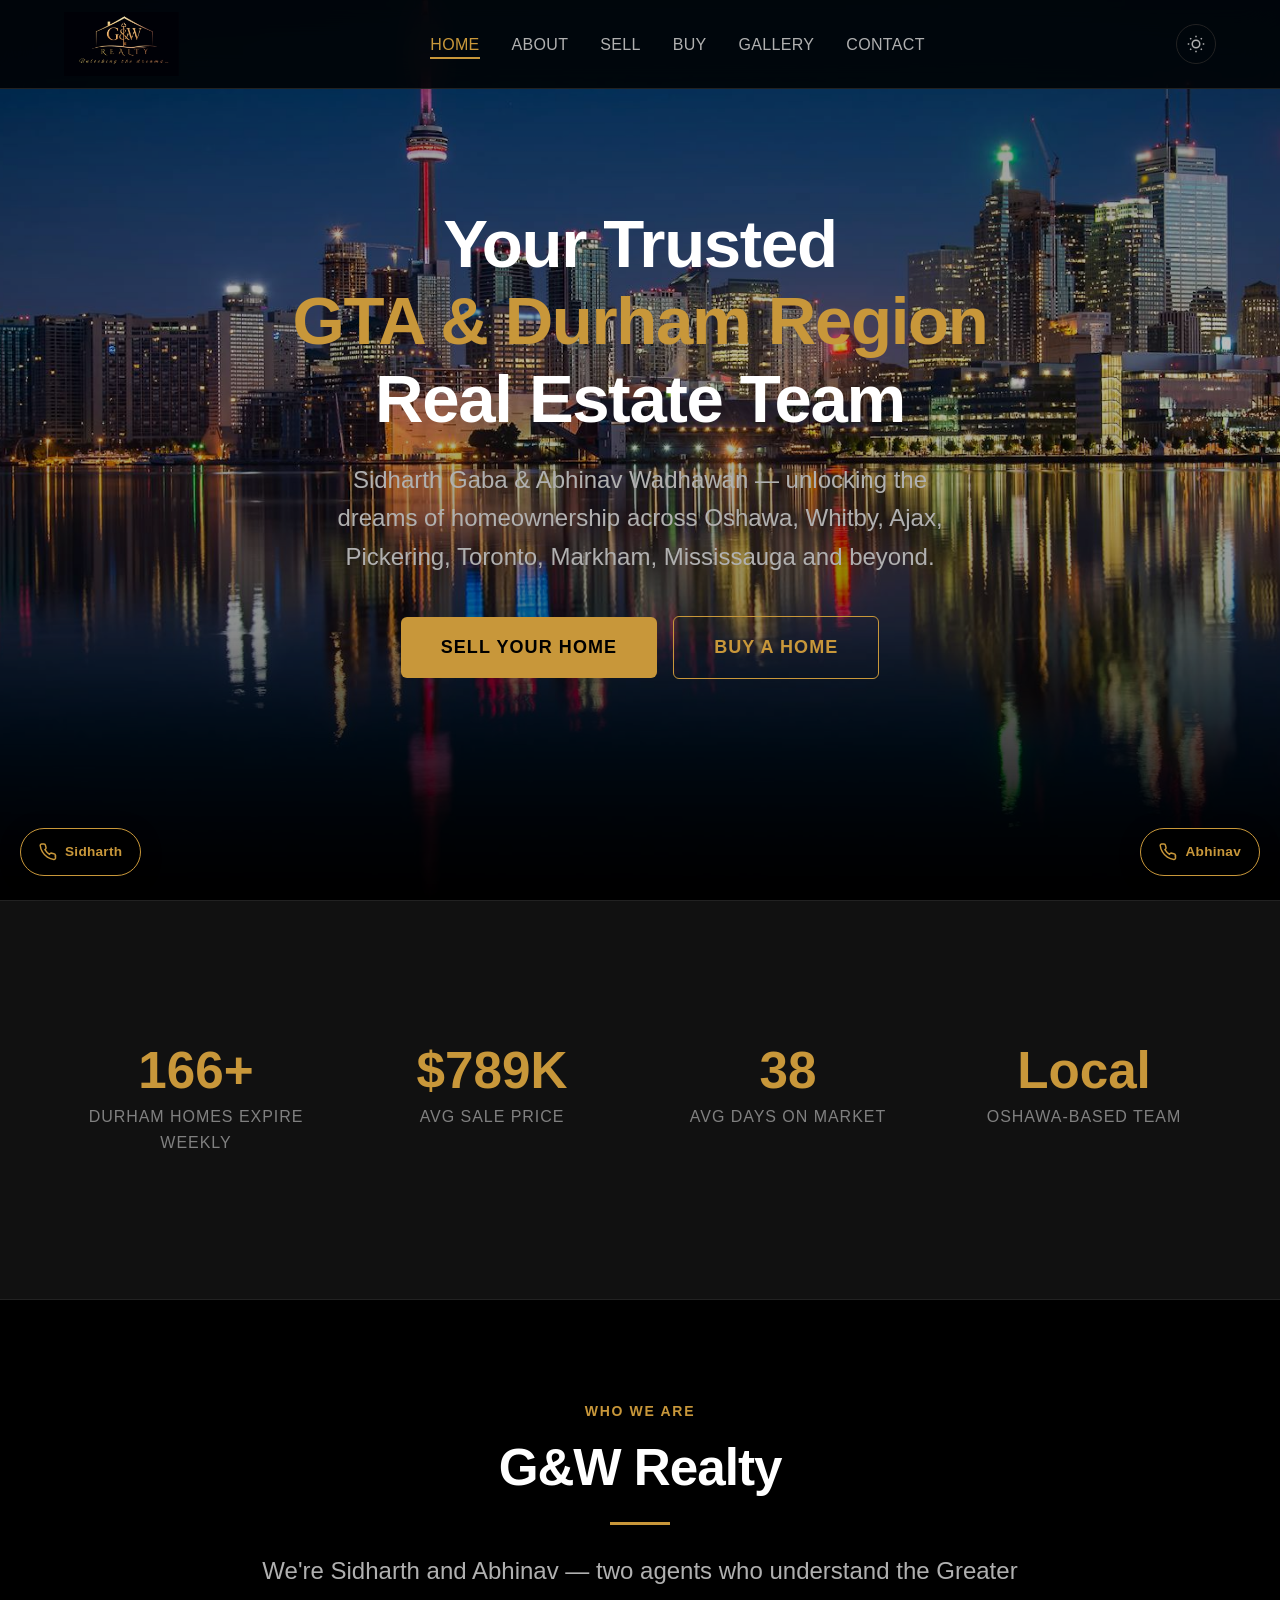
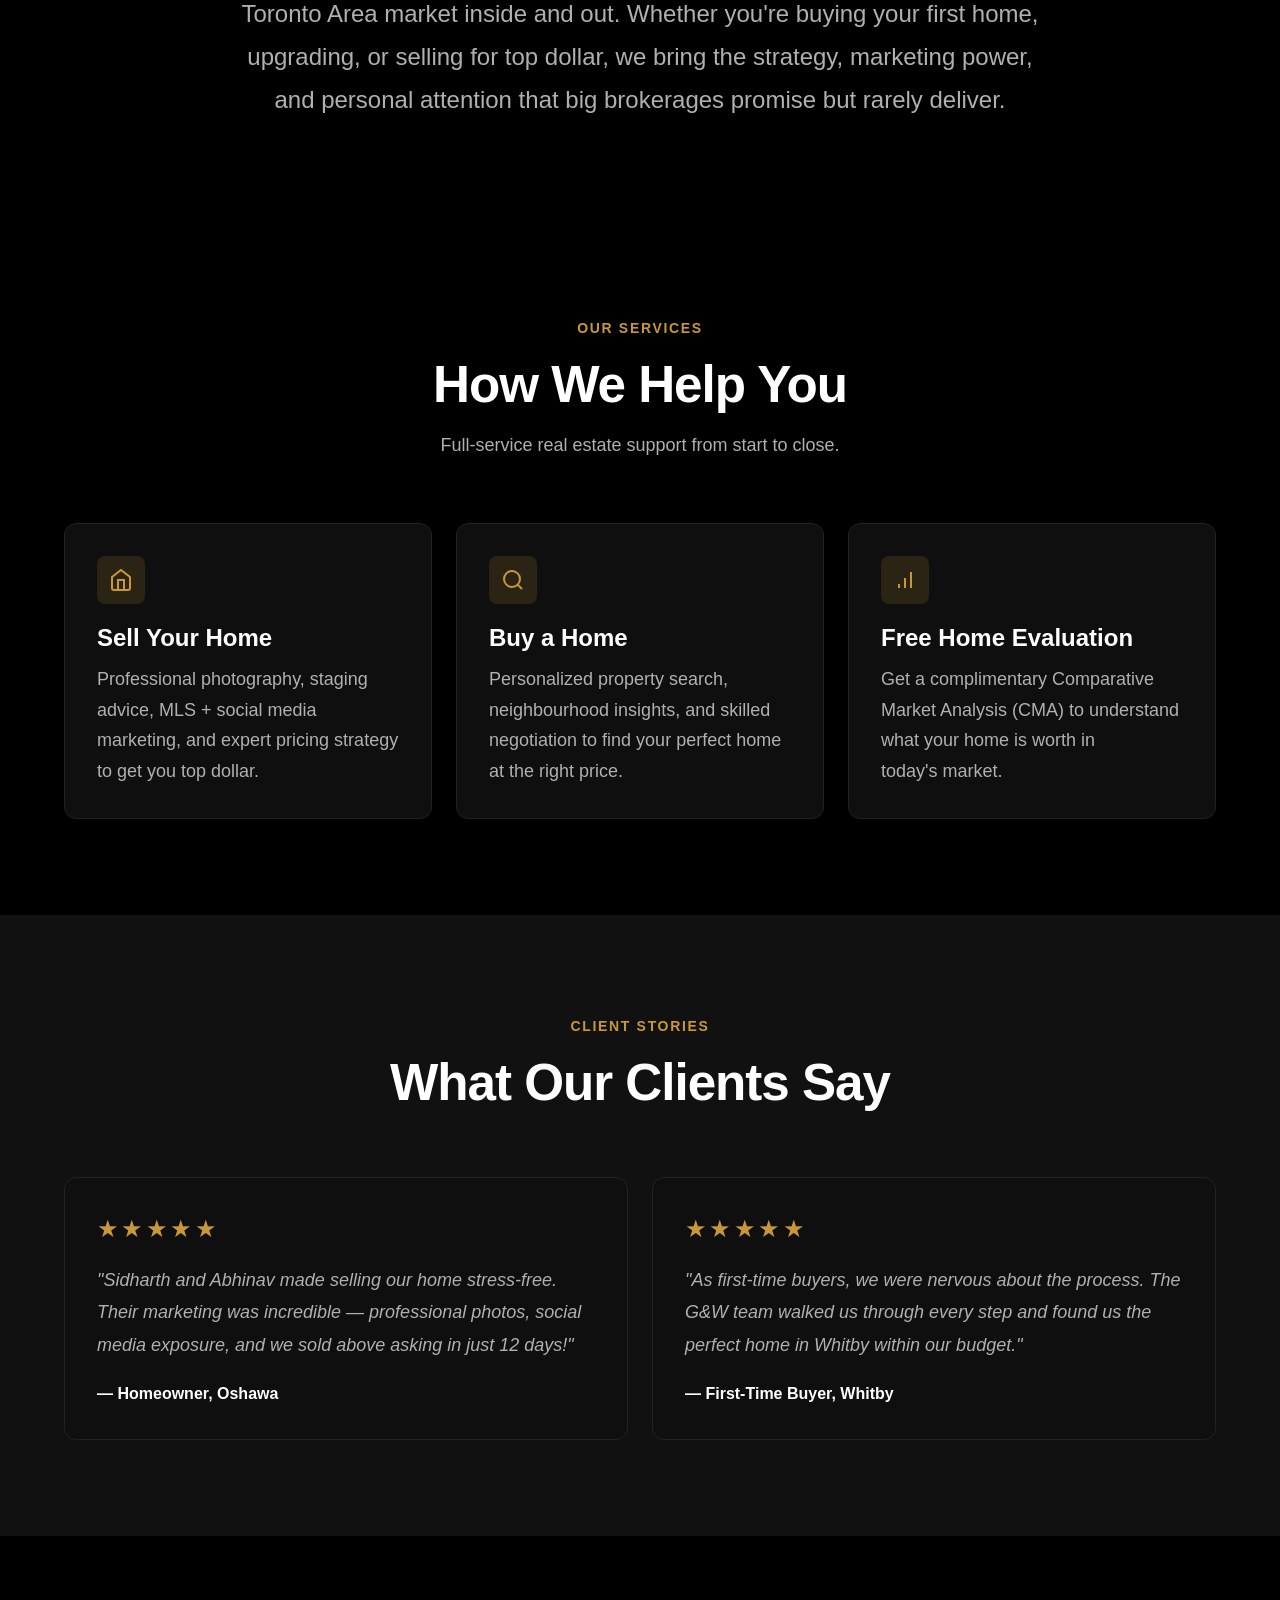
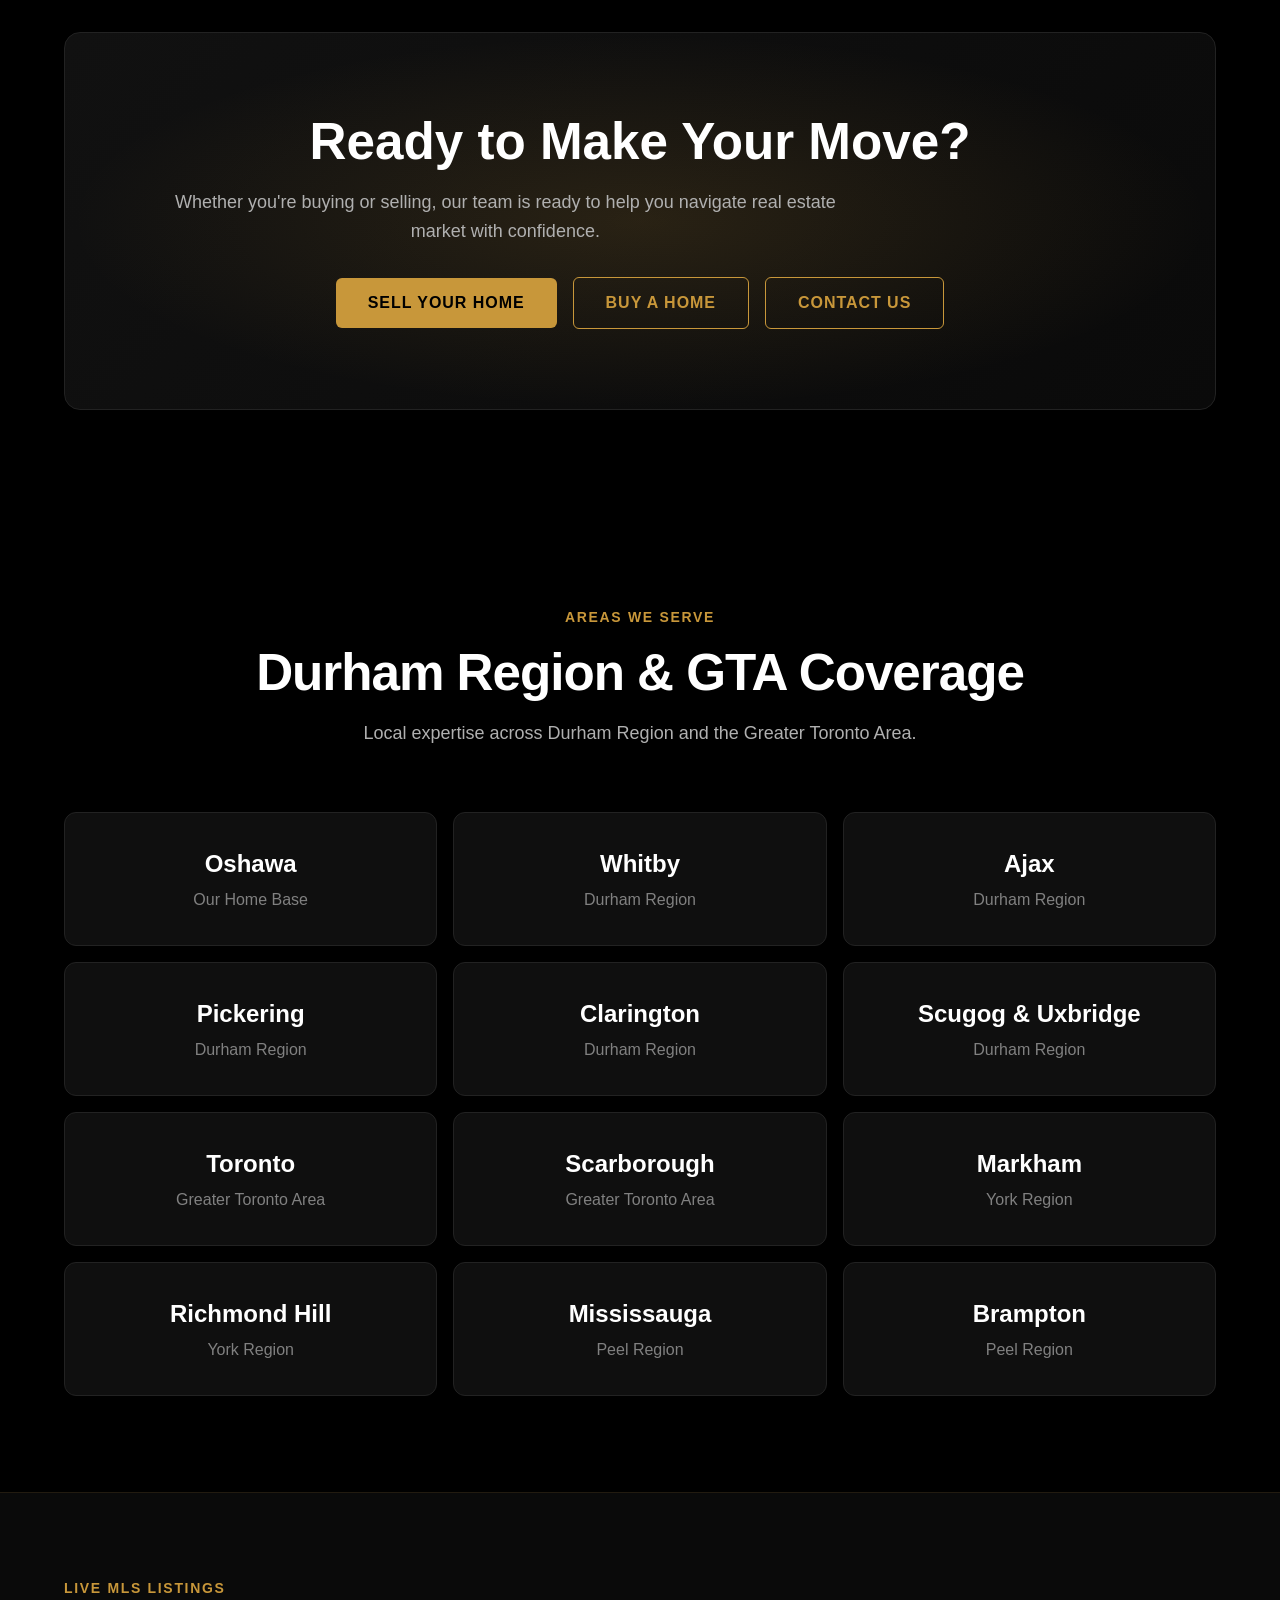
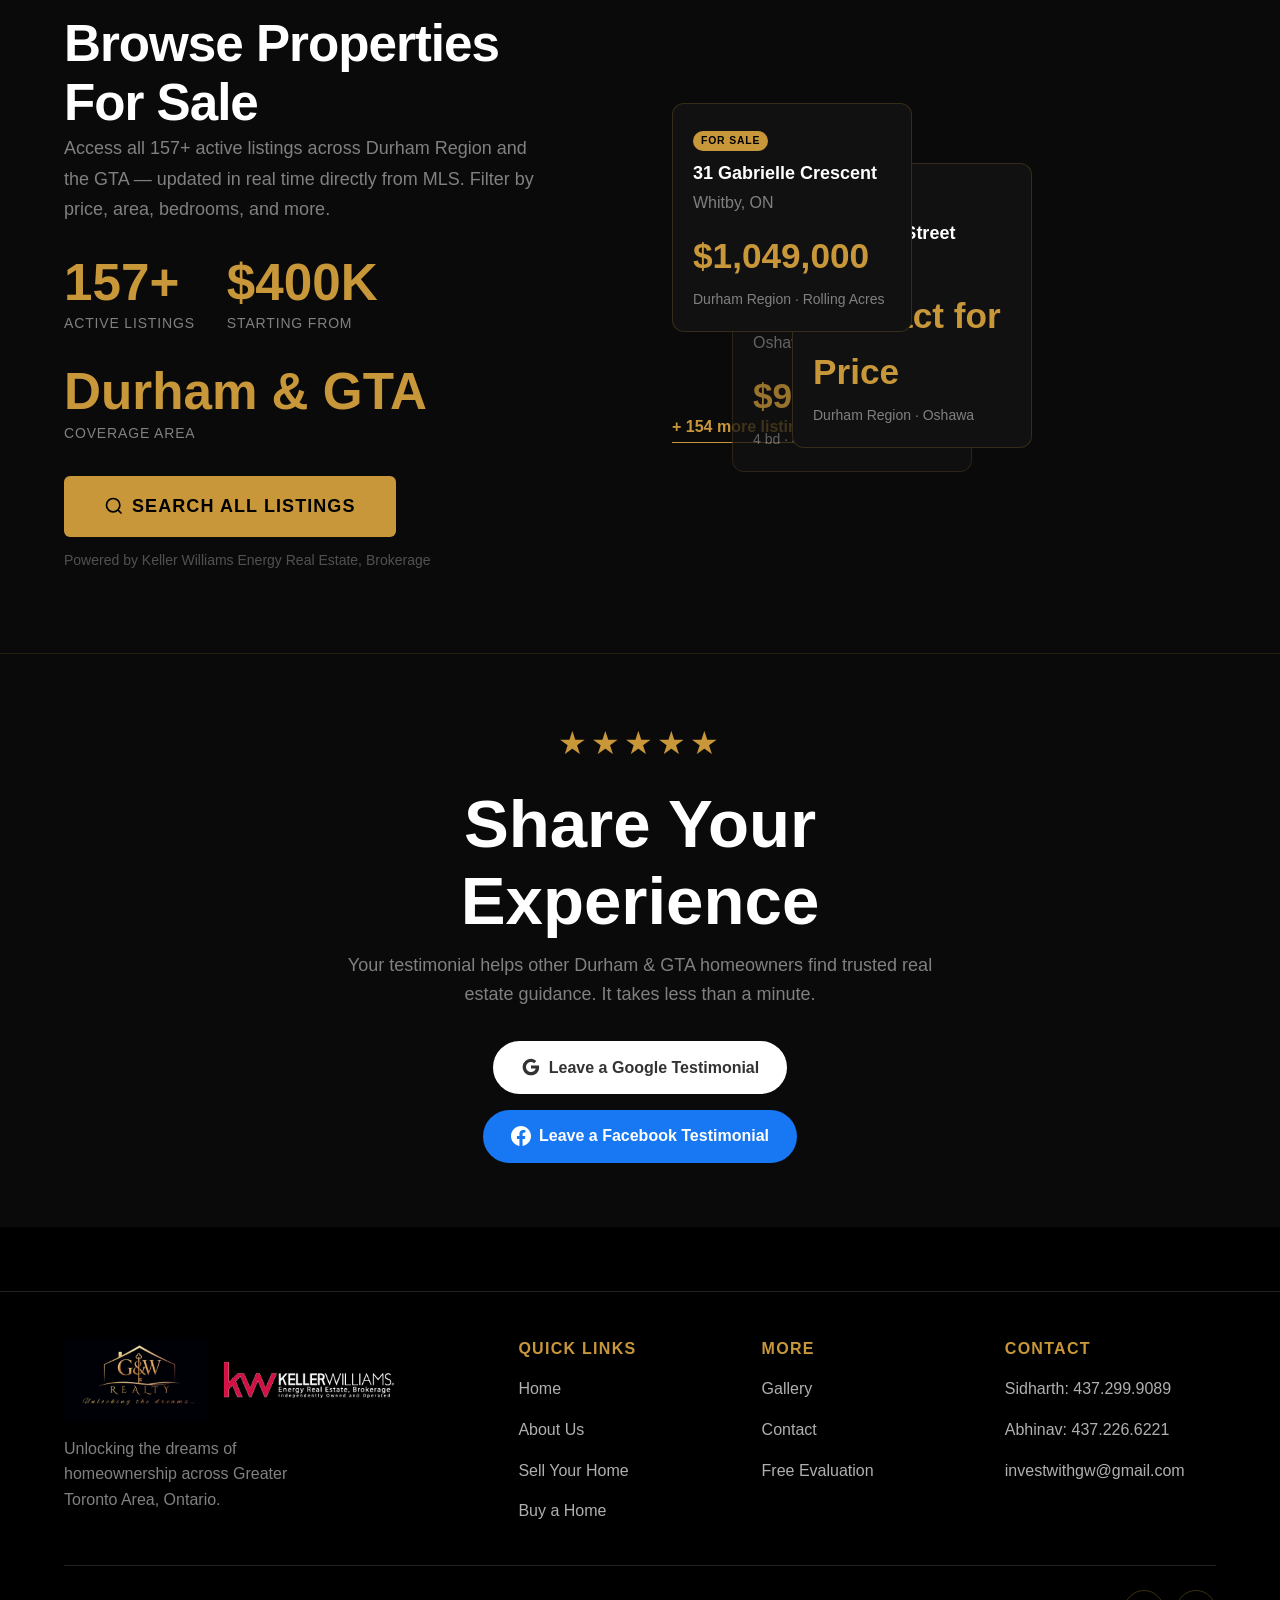
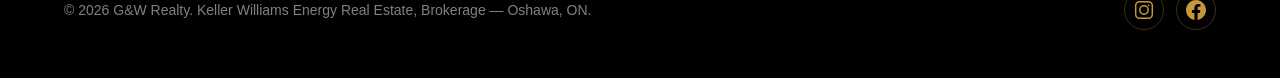
<file: index.html>
<!DOCTYPE html>
<html lang="en" data-theme="dark">
<head>
  <meta charset="UTF-8">
  <meta name="viewport" content="width=device-width, initial-scale=1.0">
  <title>G&W Realty — Your Trusted Durham Region Real Estate Team</title>
  <meta name="description" content="G&W Realty — Sidharth Gaba and Abhinav Wadhawan, your trusted real estate team serving Durham Region and the Greater Toronto Area. Serving Oshawa, Whitby, Ajax, Pickering, Clarington, Toronto, Markham, Mississauga and beyond.">
  <link href="https://api.fontshare.com/v2/css?f[]=cabinet-grotesk@400,500,700,800&f[]=satoshi@300,400,500,700&display=swap" rel="stylesheet">
  <link rel="stylesheet" href="style.css">
  <!-- Google Analytics -->
  <script async src="https://www.googletagmanager.com/gtag/js?id=G-47VEPPMRCC"></script>
  <script>
    window.dataLayer = window.dataLayer || [];
    function gtag(){dataLayer.push(arguments);}
    gtag("js", new Date());
    gtag("config", "G-47VEPPMRCC");
  </script>
</head>
<body>

  <!-- Navigation -->
  <nav class="nav" role="navigation" aria-label="Main navigation">
    <div class="nav__inner">
      <a href="index.html" class="nav__logo" aria-label="G&W Realty Home">
        <img src="gw-logo.jpeg" alt="G&W Realty" width="120" height="44">
      </a>
      <ul class="nav__links" role="list">
        <li><a href="index.html">Home</a></li>
        <li><a href="about.html">About</a></li>
        <li><a href="sell.html">Sell</a></li>
        <li><a href="buy.html">Buy</a></li>
        <li><a href="gallery.html">Gallery</a></li>
        <li><a href="contact.html">Contact</a></li>
      </ul>
      <div class="nav__actions">
        <button class="theme-toggle" data-theme-toggle aria-label="Toggle theme">
          <svg width="18" height="18" viewBox="0 0 24 24" fill="none" stroke="currentColor" stroke-width="2"><circle cx="12" cy="12" r="5"/><path d="M12 1v2M12 21v2M4.22 4.22l1.42 1.42M18.36 18.36l1.42 1.42M1 12h2M21 12h2M4.22 19.78l1.42-1.42M18.36 5.64l1.42-1.42"/></svg>
        </button>
        <button class="hamburger" aria-label="Open menu" aria-expanded="false">
          <span></span><span></span><span></span>
        </button>
      </div>
    </div>
  </nav>

  <!-- Mobile Nav -->
  <ul class="mobile-nav" role="list">
    <li><a href="index.html">Home</a></li>
    <li><a href="about.html">About</a></li>
    <li><a href="sell.html">Sell</a></li>
    <li><a href="buy.html">Buy</a></li>
    <li><a href="gallery.html">Gallery</a></li>
    <li><a href="contact.html">Contact</a></li>
  </ul>

  <!-- Hero -->
  <section class="hero">
    <div class="hero__bg">
      <div class="hero__bg-city" aria-hidden="true"></div>
      <div class="hero__bg-team" aria-hidden="true"></div>
    </div>

    <div class="hero__content">

      <h1 class="hero__title reveal">Your Trusted<br><span class="gold">GTA &amp; Durham Region</span><br>Real Estate Team</h1>
      <p class="hero__subtitle reveal">Sidharth Gaba &amp; Abhinav Wadhawan — unlocking the dreams of homeownership across Oshawa, Whitby, Ajax, Pickering, Toronto, Markham, Mississauga and beyond.</p>
      <div class="btn-group reveal">
        <a href="sell.html" class="btn btn--gold btn--lg">Sell Your Home</a>
        <a href="buy.html" class="btn btn--outline btn--lg">Buy a Home</a>
      </div>
    </div>
  </section>

  <!-- Stats -->
  <section class="stats">
    <div class="container">
      <div class="stats__grid">
        <div class="reveal">
          <div class="stat__number" data-count="172" data-suffix="+">0+</div>
          <div class="stat__label">Durham Homes Expire Weekly</div>
        </div>
        <div class="reveal reveal-delay-1">
          <div class="stat__number" data-prefix="$" data-count="818" data-suffix="K">$0K</div>
          <div class="stat__label">Avg Sale Price</div>
        </div>
        <div class="reveal reveal-delay-2">
          <div class="stat__number" data-count="39">0</div>
          <div class="stat__label">Avg Days on Market</div>
        </div>
        <div class="reveal reveal-delay-3">
          <div class="stat__number">Local</div>
          <div class="stat__label">Oshawa-Based Team</div>
        </div>
      </div>
    </div>
  </section>

  <!-- Intro -->
  <section>
    <div class="container">
      <div class="intro-content reveal">
        <span class="section-label">Who We Are</span>
        <h2 class="section-title" style="margin-bottom:var(--space-6)">G&amp;W Realty</h2>
        <hr class="gold-line">
        <p>We're Sidharth and Abhinav — two agents who understand the Greater Toronto Area market inside and out. Whether you're buying your first home, upgrading, or selling for top dollar, we bring the strategy, marketing power, and personal attention that big brokerages promise but rarely deliver.</p>
      </div>
    </div>
  </section>

  <!-- Services -->
  <section>
    <div class="container">
      <div class="section-header reveal">
        <span class="section-label">Our Services</span>
        <h2 class="section-title">How We Help You</h2>
        <p class="section-subtitle">Full-service real estate support from start to close.</p>
      </div>
      <div class="services-grid">
        <div class="card reveal">
          <div class="card__icon">
            <svg viewBox="0 0 24 24" fill="none" stroke="currentColor" stroke-width="2"><path d="M3 9l9-7 9 7v11a2 2 0 0 1-2 2H5a2 2 0 0 1-2-2z"/><polyline points="9 22 9 12 15 12 15 22"/></svg>
          </div>
          <h3 class="card__title">Sell Your Home</h3>
          <p class="card__text">Professional photography, staging advice, MLS + social media marketing, and expert pricing strategy to get you top dollar.</p>
        </div>
        <div class="card reveal reveal-delay-1">
          <div class="card__icon">
            <svg viewBox="0 0 24 24" fill="none" stroke="currentColor" stroke-width="2"><circle cx="11" cy="11" r="8"/><path d="m21 21-4.35-4.35"/></svg>
          </div>
          <h3 class="card__title">Buy a Home</h3>
          <p class="card__text">Personalized property search, neighbourhood insights, and skilled negotiation to find your perfect home at the right price.</p>
        </div>
        <div class="card reveal reveal-delay-2">
          <div class="card__icon">
            <svg viewBox="0 0 24 24" fill="none" stroke="currentColor" stroke-width="2"><path d="M12 20V10"/><path d="M18 20V4"/><path d="M6 20v-4"/></svg>
          </div>
          <h3 class="card__title">Free Home Evaluation</h3>
          <p class="card__text">Get a complimentary Comparative Market Analysis (CMA) to understand what your home is worth in today's market.</p>
        </div>
      </div>
    </div>
  </section>

  <!-- Testimonials -->
  <section style="background:var(--color-surface-2)">
    <div class="container">
      <div class="section-header reveal">
        <span class="section-label">Client Stories</span>
        <h2 class="section-title">What Our Clients Say</h2>
      </div>
      <div class="testimonials-grid">
        <div class="testimonial-card reveal">
          <div class="testimonial-card__stars">★★★★★</div>
          <p class="testimonial-card__quote">"Sidharth and Abhinav made selling our home stress-free. Their marketing was incredible — professional photos, social media exposure, and we sold above asking in just 12 days!"</p>
          <p class="testimonial-card__author">— Homeowner, Oshawa</p>
        </div>
        <div class="testimonial-card reveal reveal-delay-1">
          <div class="testimonial-card__stars">★★★★★</div>
          <p class="testimonial-card__quote">"As first-time buyers, we were nervous about the process. The G&W team walked us through every step and found us the perfect home in Whitby within our budget."</p>
          <p class="testimonial-card__author">— First-Time Buyer, Whitby</p>
        </div>
      </div>
    </div>
  </section>

  <!-- CTA -->
  <section>
    <div class="container">
      <div class="cta-banner reveal">
        <h2 class="cta-banner__title">Ready to Make Your Move?</h2>
        <p class="cta-banner__text">Whether you're buying or selling, our team is ready to help you navigate real estate market with confidence.</p>
        <div class="btn-group" style="position:relative">
          <a href="sell.html" class="btn btn--gold">Sell Your Home</a>
          <a href="buy.html" class="btn btn--outline">Buy a Home</a>
          <a href="contact.html" class="btn btn--outline">Contact Us</a>
        </div>
      </div>
    </div>
  </section>

  <!-- Areas Served -->
  <section>
    <div class="container">
      <div class="section-header reveal">
        <span class="section-label">Areas We Serve</span>
        <h2 class="section-title">Durham Region &amp; GTA Coverage</h2>
        <p class="section-subtitle">Local expertise across Durham Region and the Greater Toronto Area.</p>
      </div>
      <div class="areas-grid">
        <div class="area-card reveal">
          <div class="area-card__name">Oshawa</div>
          <div class="area-card__region">Our Home Base</div>
        </div>
        <div class="area-card reveal reveal-delay-1">
          <div class="area-card__name">Whitby</div>
          <div class="area-card__region">Durham Region</div>
        </div>
        <div class="area-card reveal reveal-delay-2">
          <div class="area-card__name">Ajax</div>
          <div class="area-card__region">Durham Region</div>
        </div>
        <div class="area-card reveal reveal-delay-1">
          <div class="area-card__name">Pickering</div>
          <div class="area-card__region">Durham Region</div>
        </div>
        <div class="area-card reveal reveal-delay-2">
          <div class="area-card__name">Clarington</div>
          <div class="area-card__region">Durham Region</div>
        </div>
        <div class="area-card reveal reveal-delay-3">
          <div class="area-card__name">Scugog &amp; Uxbridge</div>
          <div class="area-card__region">Durham Region</div>
        </div>
        <div class="area-card reveal reveal-delay-1">
          <div class="area-card__name">Toronto</div>
          <div class="area-card__region">Greater Toronto Area</div>
        </div>
        <div class="area-card reveal reveal-delay-2">
          <div class="area-card__name">Scarborough</div>
          <div class="area-card__region">Greater Toronto Area</div>
        </div>
        <div class="area-card reveal reveal-delay-3">
          <div class="area-card__name">Markham</div>
          <div class="area-card__region">York Region</div>
        </div>
        <div class="area-card reveal reveal-delay-1">
          <div class="area-card__name">Richmond Hill</div>
          <div class="area-card__region">York Region</div>
        </div>
        <div class="area-card reveal reveal-delay-2">
          <div class="area-card__name">Mississauga</div>
          <div class="area-card__region">Peel Region</div>
        </div>
        <div class="area-card reveal reveal-delay-3">
          <div class="area-card__name">Brampton</div>
          <div class="area-card__region">Peel Region</div>
        </div>
      </div>
    </div>
  </section>


  <!-- Leave a Review -->
  <!-- Browse Listings -->
  <section class="listings-section">
    <div class="container">
      <div class="listings-inner reveal">
        <div class="listings-text">
          <span class="section-label">Live MLS Listings</span>
          <h2 class="section-title">Browse Properties For Sale</h2>
          <p>Access all 157+ active listings across Durham Region and the GTA — updated in real time directly from MLS. Filter by price, area, bedrooms, and more.</p>
          <div class="listings-stats">
            <div class="lst-stat">
              <span class="lst-num">157+</span>
              <span class="lst-label">Active Listings</span>
            </div>
            <div class="lst-stat">
              <span class="lst-num">$400K</span>
              <span class="lst-label">Starting From</span>
            </div>
            <div class="lst-stat">
              <span class="lst-num">Durham &amp; GTA</span>
              <span class="lst-label">Coverage Area</span>
            </div>
          </div>
          <a href="https://gwrealty.kw.com/search/sale" target="_blank" rel="noopener" class="btn btn--gold btn--lg listings-cta">
            <svg width="20" height="20" viewBox="0 0 24 24" fill="none" stroke="currentColor" stroke-width="2"><circle cx="11" cy="11" r="8"/><path d="m21 21-4.35-4.35"/></svg>
            Search All Listings
          </a>
          <p class="listings-note">Powered by Keller Williams Energy Real Estate, Brokerage</p>
        </div>
        <div class="listings-visual">
          <div class="listing-card-preview">
            <div class="lcp-tag">For Sale</div>
            <div class="lcp-addr">31 Gabrielle Crescent</div>
            <div class="lcp-loc">Whitby, ON</div>
            <div class="lcp-price">$1,049,000</div>
            <div class="lcp-details">Durham Region · Rolling Acres</div>
          </div>
          <div class="listing-card-preview lcp--offset">
            <div class="lcp-tag">For Sale</div>
            <div class="lcp-addr">49 Artania Street</div>
            <div class="lcp-loc">Oshawa, ON</div>
            <div class="lcp-price">Contact for Price</div>
            <div class="lcp-details">Durham Region · Oshawa</div>
          </div>
          <div class="listing-card-preview lcp--offset2">
            <div class="lcp-tag">For Sale</div>
            <div class="lcp-addr">784 Ormond Drive</div>
            <div class="lcp-loc">Oshawa, ON L1K 3B6</div>
            <div class="lcp-price">$979,000</div>
            <div class="lcp-details">4 bd · 4 ba · 1,750 sq ft</div>
          </div>
          <a href="https://gwrealty.kw.com/search/sale" target="_blank" rel="noopener" class="lcp-more">+ 154 more listings →</a>
        </div>
      </div>
    </div>
  </section>

  <section class="review-section">
    <div class="container">
      <div class="review-inner reveal">
        <div class="review-stars">&#9733;&#9733;&#9733;&#9733;&#9733;</div>
        <h2 class="review-title">Share Your Experience</h2>
        <p class="review-subtitle">Your testimonial helps other Durham &amp; GTA homeowners find trusted real estate guidance. It takes less than a minute.</p>
        <div class="review-btns">
          <a href="https://share.google/AxCrfMbP7HYk20B0r" target="_blank" rel="noopener" class="btn-review btn-review--google">
            <svg width="20" height="20" viewBox="0 0 24 24" fill="currentColor" aria-hidden="true"><path d="M21.8 10.2H12v3.6h5.6c-.5 2.5-2.7 4.2-5.6 4.2-3.3 0-6-2.7-6-6s2.7-6 6-6c1.5 0 2.8.5 3.8 1.4l2.6-2.6C16.8 3.2 14.6 2 12 2 6.5 2 2 6.5 2 12s4.5 10 10 10c5.5 0 9.8-4 9.8-9.8 0-.7-.1-1.4-.2-2z"/></svg>
            Leave a Google Testimonial
          </a>
          <a href="https://www.facebook.com/profile.php?id=61574235196462" target="_blank" rel="noopener" class="btn-review btn-review--facebook">
            <svg width="20" height="20" viewBox="0 0 24 24" fill="currentColor" aria-hidden="true"><path d="M24 12.07C24 5.41 18.63 0 12 0S0 5.41 0 12.07C0 18.1 4.39 23.1 10.13 24v-8.44H7.08v-3.49h3.04V9.41c0-3.02 1.8-4.7 4.54-4.7 1.31 0 2.68.24 2.68.24v2.97h-1.51c-1.49 0-1.95.93-1.95 1.88v2.27h3.32l-.53 3.49h-2.79V24C19.61 23.1 24 18.1 24 12.07z"/></svg>
            Leave a Facebook Testimonial
          </a>
        </div>
      </div>
    </div>
  </section>

  <!-- Footer -->
  <footer class="footer">
    <div class="container">
      <div class="footer__grid">
        <div class="footer__brand">
          <div class="footer__logos">
            <img src="gw-logo.jpeg" alt="G&W Realty" height="40">
            <img src="kw-logo.png" alt="Keller Williams Energy" height="36">
          </div>
          <p class="footer__tagline">Unlocking the dreams of homeownership across Greater Toronto Area, Ontario.</p>
        </div>
        <div>
          <h4 class="footer__heading">Quick Links</h4>
          <ul class="footer__links" role="list">
            <li><a href="index.html">Home</a></li>
            <li><a href="about.html">About Us</a></li>
            <li><a href="sell.html">Sell Your Home</a></li>
            <li><a href="buy.html">Buy a Home</a></li>
          </ul>
        </div>
        <div>
          <h4 class="footer__heading">More</h4>
          <ul class="footer__links" role="list">
            <li><a href="gallery.html">Gallery</a></li>
            <li><a href="contact.html">Contact</a></li>
            <li><a href="https://contact.investwithgw.ca" target="_blank" rel="noopener">Free Evaluation</a></li>
          </ul>
        </div>
        <div>
          <h4 class="footer__heading">Contact</h4>
          <ul class="footer__links" role="list">
            <li><a href="tel:4372999089">Sidharth: 437.299.9089</a></li>
            <li><a href="tel:4372266221">Abhinav: 437.226.6221</a></li>
            <li><a href="mailto:investwithgw@gmail.com">investwithgw@gmail.com</a></li>
          </ul>
        </div>
      </div>
      <div class="footer__bottom">
        <p class="footer__copyright">&copy; 2026 G&amp;W Realty. Keller Williams Energy Real Estate, Brokerage &mdash; Oshawa, ON.</p>
        <div class="footer__social">
          <a href="https://www.instagram.com/investwithgw" target="_blank" rel="noopener" aria-label="Instagram" class="social-icon">
            <svg width="20" height="20" viewBox="0 0 24 24" fill="none" stroke="currentColor" stroke-width="1.8"><rect x="2" y="2" width="20" height="20" rx="5" ry="5"/><circle cx="12" cy="12" r="5"/><circle cx="17.5" cy="6.5" r="1" fill="currentColor" stroke="none"/></svg>
          </a>
          <a href="https://www.facebook.com/profile.php?id=61574235196462" target="_blank" rel="noopener" aria-label="Facebook" class="social-icon">
            <svg width="20" height="20" viewBox="0 0 24 24" fill="currentColor"><path d="M24 12.07C24 5.41 18.63 0 12 0S0 5.41 0 12.07C0 18.1 4.39 23.1 10.13 24v-8.44H7.08v-3.49h3.04V9.41c0-3.02 1.8-4.7 4.54-4.7 1.31 0 2.68.24 2.68.24v2.97h-1.51c-1.49 0-1.95.93-1.95 1.88v2.27h3.32l-.53 3.49h-2.79V24C19.61 23.1 24 18.1 24 12.07z"/></svg>
          </a>
        </div>
      </div>
    </div>
  </footer>

  <!-- Floating Call Buttons -->
  <div class="float-calls" aria-label="Quick call buttons">
    <a href="tel:4372999089" class="float-call float-call--1">
      <svg width="18" height="18" viewBox="0 0 24 24" fill="none" stroke="currentColor" stroke-width="2"><path d="M22 16.92v3a2 2 0 0 1-2.18 2 19.79 19.79 0 0 1-8.63-3.07A19.5 19.5 0 0 1 4.69 12a19.79 19.79 0 0 1-3.07-8.67A2 2 0 0 1 3.6 1.28h3a2 2 0 0 1 2 1.72 12.84 12.84 0 0 0 .7 2.81 2 2 0 0 1-.45 2.11L7.91 8.96a16 16 0 0 0 6.08 6.08l.94-.94a2 2 0 0 1 2.11-.45 12.84 12.84 0 0 0 2.81.7A2 2 0 0 1 21.72 16.92z"/></svg>
      <span>Sidharth</span>
    </a>
    <a href="tel:4372266221" class="float-call float-call--2">
      <svg width="18" height="18" viewBox="0 0 24 24" fill="none" stroke="currentColor" stroke-width="2"><path d="M22 16.92v3a2 2 0 0 1-2.18 2 19.79 19.79 0 0 1-8.63-3.07A19.5 19.5 0 0 1 4.69 12a19.79 19.79 0 0 1-3.07-8.67A2 2 0 0 1 3.6 1.28h3a2 2 0 0 1 2 1.72 12.84 12.84 0 0 0 .7 2.81 2 2 0 0 1-.45 2.11L7.91 8.96a16 16 0 0 0 6.08 6.08l.94-.94a2 2 0 0 1 2.11-.45 12.84 12.84 0 0 0 2.81.7A2 2 0 0 1 21.72 16.92z"/></svg>
      <span>Abhinav</span>
    </a>
  </div>

  <script src="main.js"></script>
</body>
</html>
</file>
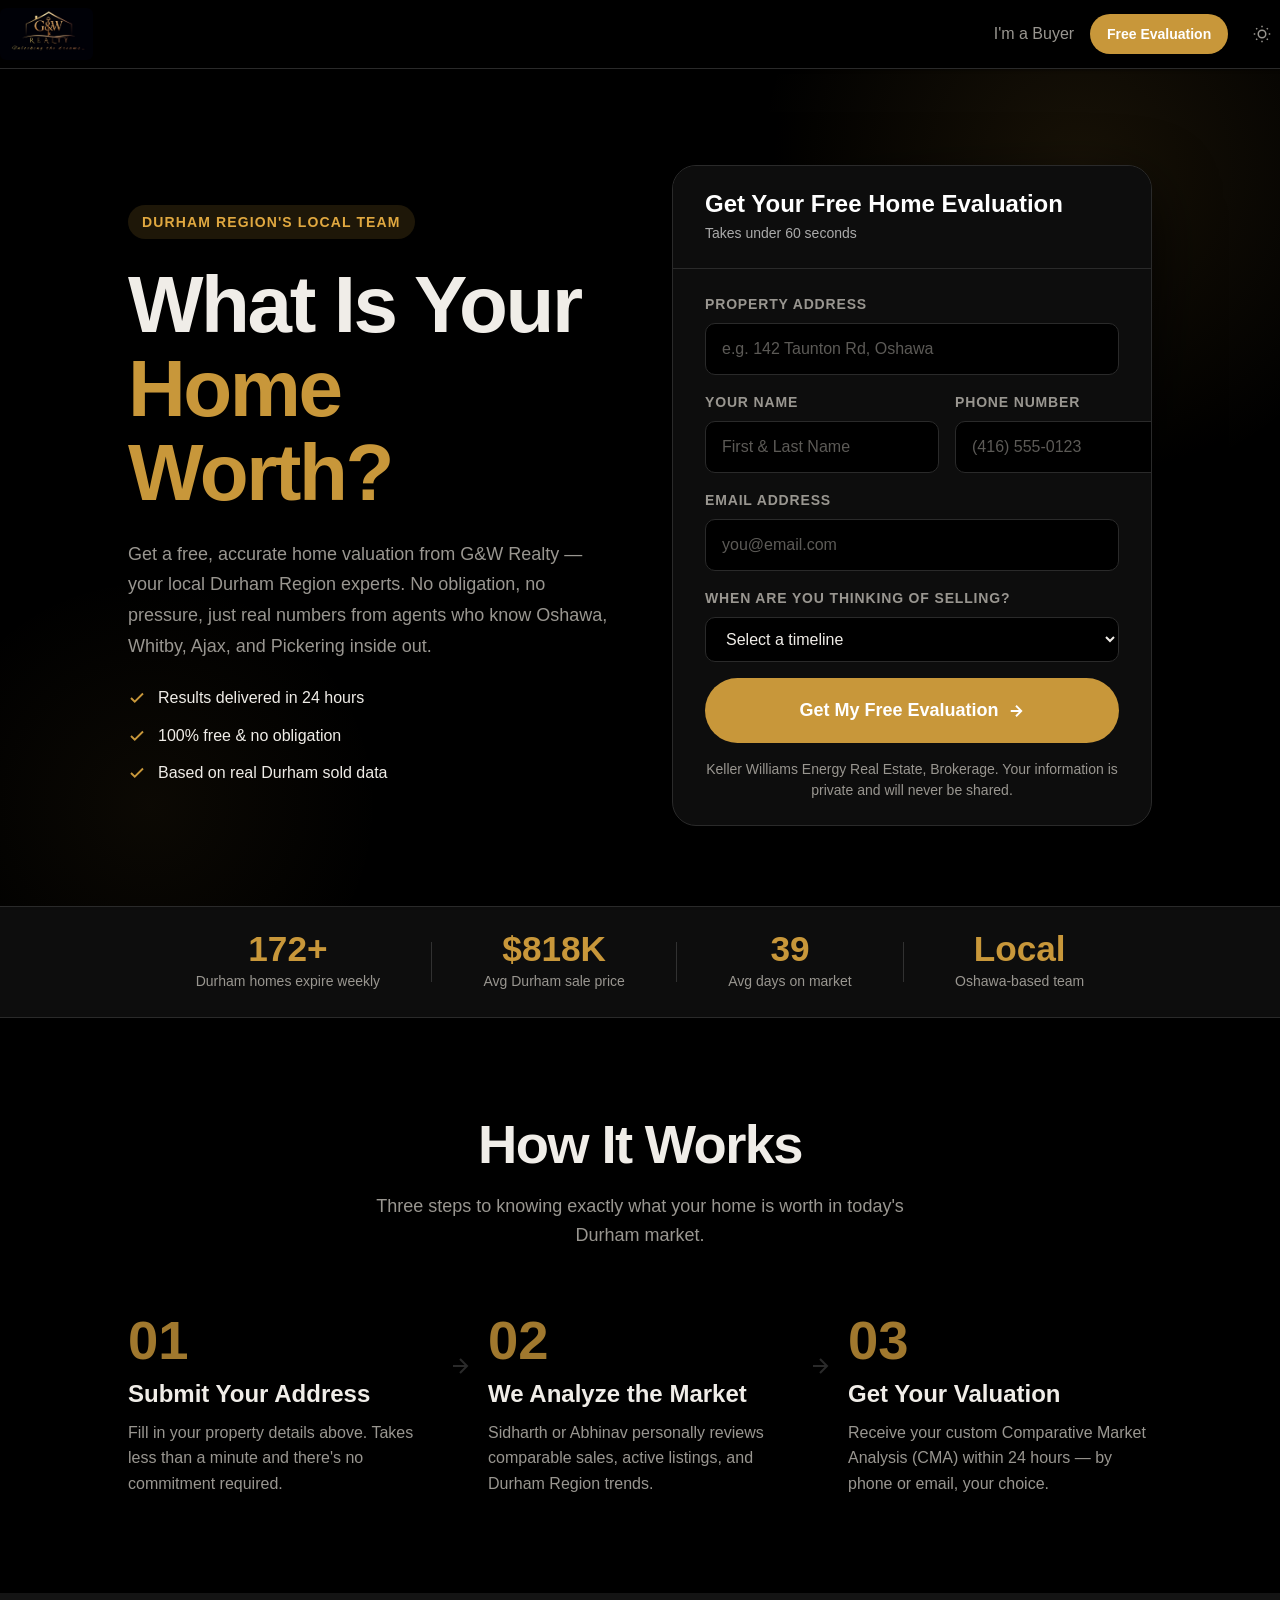
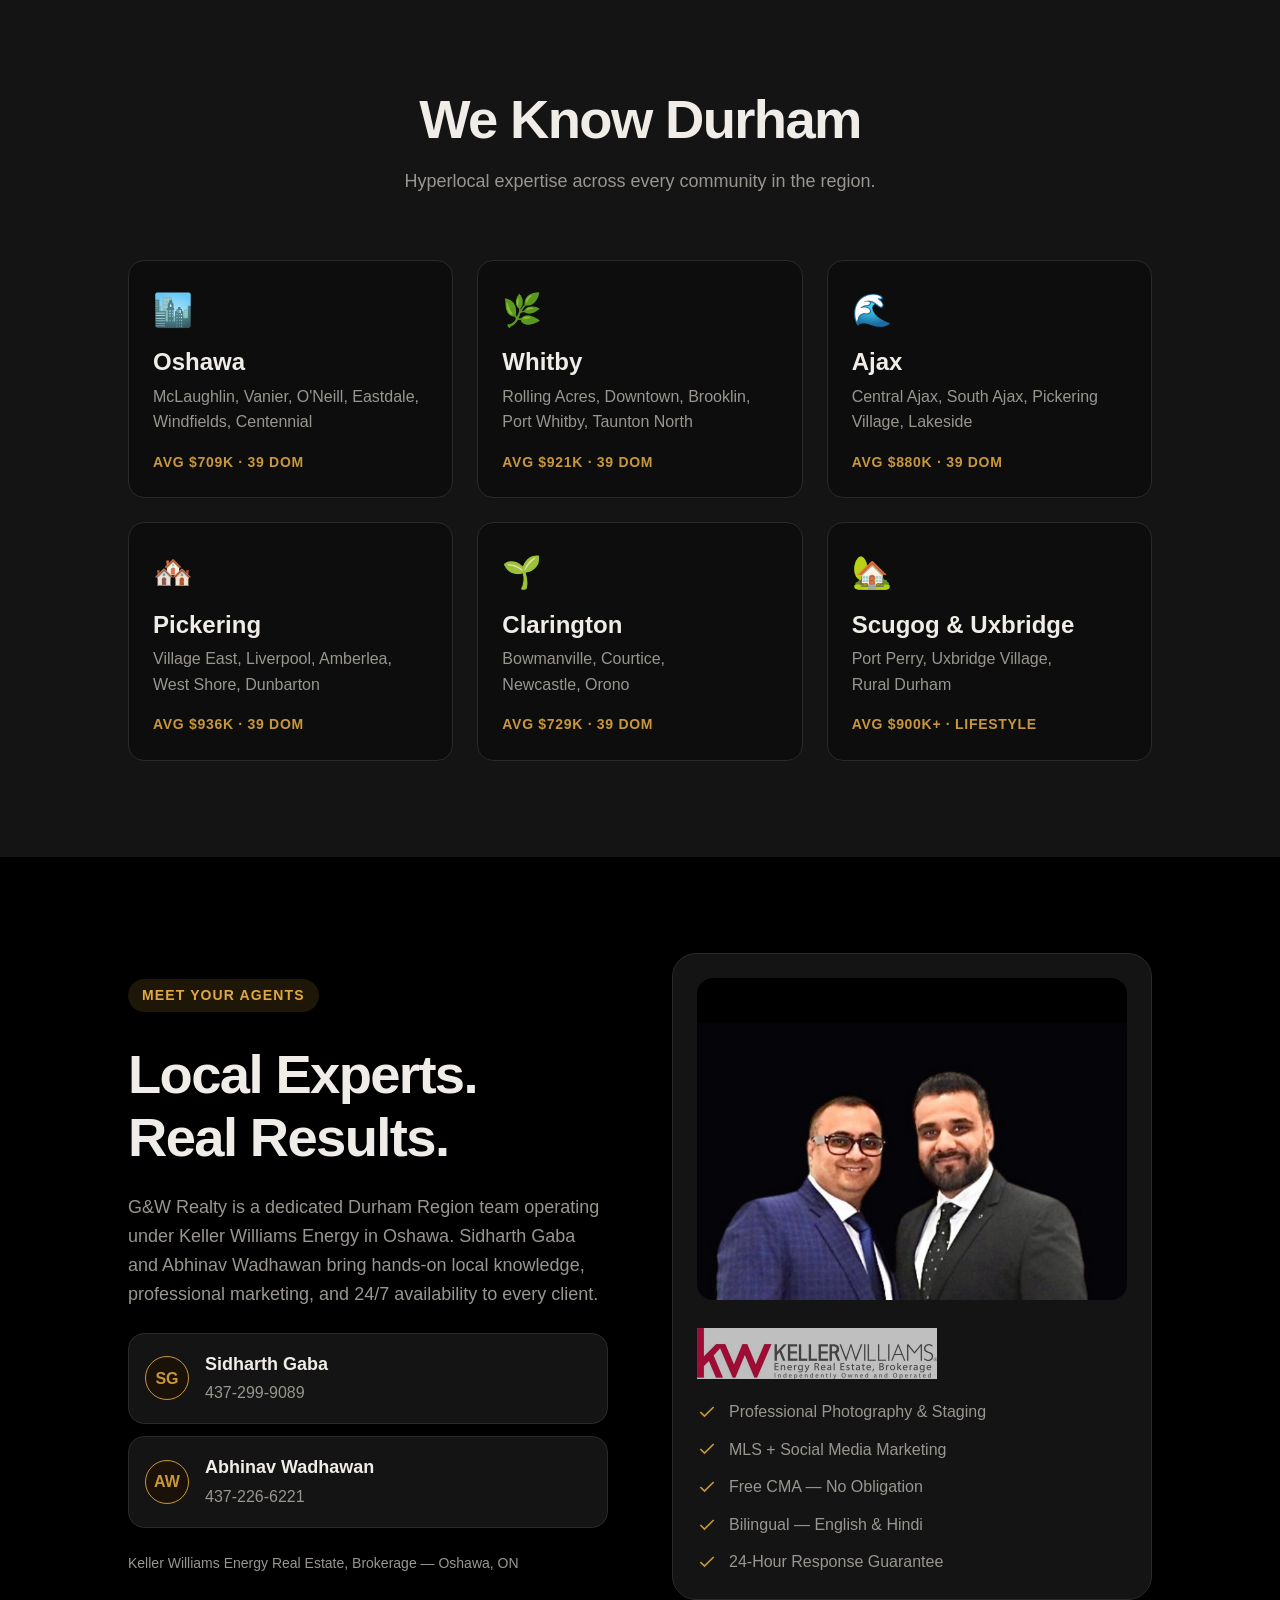
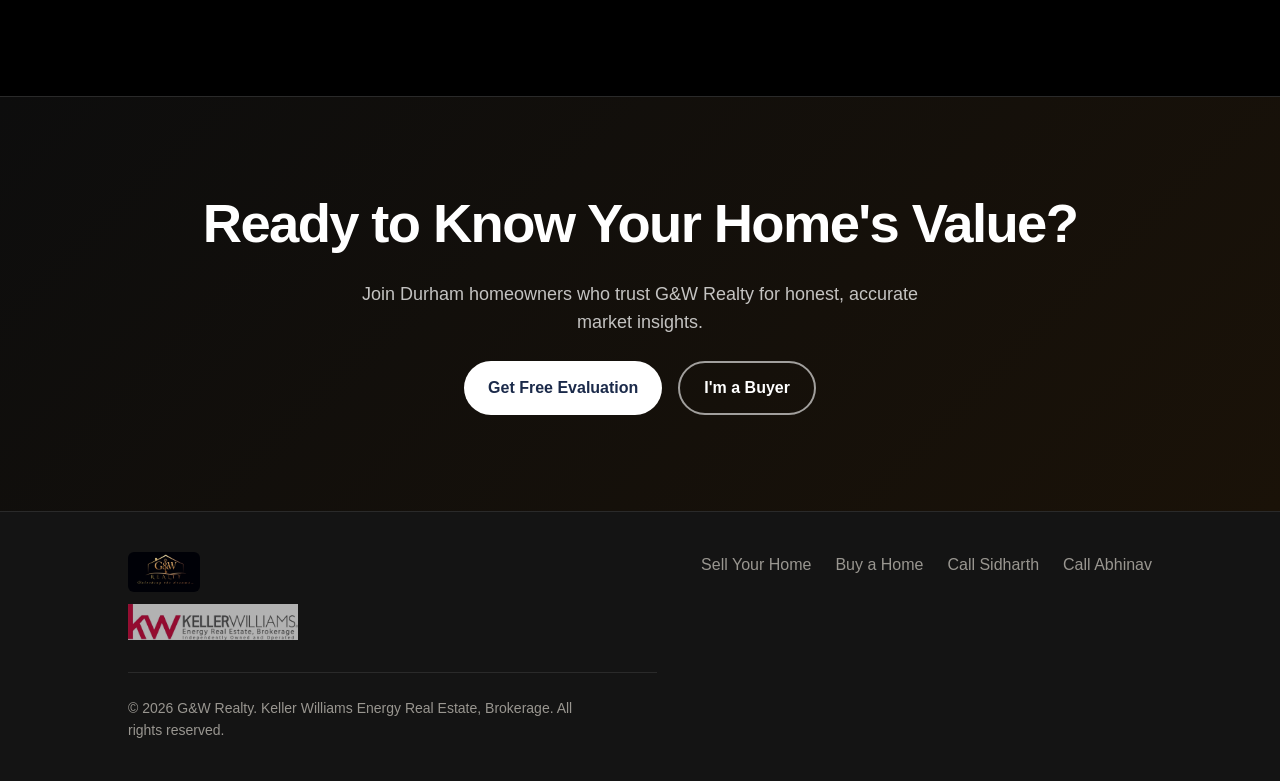
<file: contact/index.html>
<!DOCTYPE html>
<html lang="en" data-theme="dark">
<head>
  <meta charset="UTF-8" />
  <meta name="viewport" content="width=device-width, initial-scale=1.0" />
  <title>G&W Realty — Free Home Evaluation | Durham Region</title>
  <meta name="description" content="Find out what your Durham Region home is worth. G&W Realty offers a free, no-obligation home valuation from local experts Sidharth Gaba and Abhinav Wadhawan." />

  <!-- Fonts -->
  <link href="https://api.fontshare.com/v2/css?f[]=cabinet-grotesk@400,500,700,800&f[]=satoshi@400,500&display=swap" rel="stylesheet" />

  <link rel="stylesheet" href="style.css" />
</head>
<body>

  <!-- NAV -->
  <nav class="nav">
    <div class="nav-inner">
      <a href="index.html" class="logo" aria-label="G&W Realty home">
        <img src="gw-logo.jpeg" alt="G&amp;W Realty" class="logo-img" />
      </a>
      <div class="nav-actions">
        <a href="buyer.html" class="nav-link">I'm a Buyer</a>
        <a href="index.html" class="btn btn-primary btn-sm">Free Evaluation</a>
        <button data-theme-toggle aria-label="Switch to dark mode" class="theme-toggle">
          <svg width="18" height="18" viewBox="0 0 24 24" fill="none" stroke="currentColor" stroke-width="2"><path d="M21 12.79A9 9 0 1 1 11.21 3 7 7 0 0 0 21 12.79z"/></svg>
        </button>
      </div>
    </div>
  </nav>

  <!-- HERO -->
  <section class="hero">
    <div class="hero-bg">
      <div class="hero-shape hero-shape-1"></div>
      <div class="hero-shape hero-shape-2"></div>
    </div>
    <div class="container">
      <div class="hero-inner">
        <div class="hero-content">
          <div class="badge">Durham Region's Local Team</div>
          <h1 class="hero-headline">What Is Your<br/><span class="headline-accent">Home Worth?</span></h1>
          <p class="hero-sub">Get a free, accurate home valuation from G&W Realty — your local Durham Region experts. No obligation, no pressure, just real numbers from agents who know Oshawa, Whitby, Ajax, and Pickering inside out.</p>
          <ul class="trust-list">
            <li>
              <svg width="18" height="18" viewBox="0 0 24 24" fill="none" stroke="currentColor" stroke-width="2.5"><polyline points="20 6 9 17 4 12"/></svg>
              Results delivered in 24 hours
            </li>
            <li>
              <svg width="18" height="18" viewBox="0 0 24 24" fill="none" stroke="currentColor" stroke-width="2.5"><polyline points="20 6 9 17 4 12"/></svg>
              100% free &amp; no obligation
            </li>
            <li>
              <svg width="18" height="18" viewBox="0 0 24 24" fill="none" stroke="currentColor" stroke-width="2.5"><polyline points="20 6 9 17 4 12"/></svg>
              Based on real Durham sold data
            </li>
          </ul>
        </div>

        <!-- LEAD FORM -->
        <div class="form-card">
          <div class="form-card-header">
            <h2>Get Your Free Home Evaluation</h2>
            <p>Takes under 60 seconds</p>
          </div>
          <form class="lead-form" id="sellerForm" action="https://formspree.io/f/xdapqovd" method="POST">
            <input type="hidden" name="_subject" value="New Seller Lead — G&W Realty" />
            <input type="hidden" name="_next" value="https://www.perplexity.ai/computer/a/g-w-realty-lead-capture-funnel-oHmUKdCLTeyH337_C3zAZA/thankyou.html?type=seller" />
            <div class="form-group">
              <label for="address">Property Address</label>
              <input type="text" id="address" name="address" placeholder="e.g. 142 Taunton Rd, Oshawa" required />
            </div>
            <div class="form-row">
              <div class="form-group">
                <label for="name">Your Name</label>
                <input type="text" id="name" name="name" placeholder="First &amp; Last Name" required />
              </div>
              <div class="form-group">
                <label for="phone">Phone Number</label>
                <input type="tel" id="phone" name="phone" placeholder="(416) 555-0123" required />
              </div>
            </div>
            <div class="form-group">
              <label for="email">Email Address</label>
              <input type="email" id="email" name="email" placeholder="you@email.com" required />
            </div>
            <div class="form-group">
              <label for="timeline">When are you thinking of selling?</label>
              <select id="timeline" name="timeline">
                <option value="">Select a timeline</option>
                <option value="asap">As soon as possible</option>
                <option value="1-3months">1–3 months</option>
                <option value="3-6months">3–6 months</option>
                <option value="6-12months">6–12 months</option>
                <option value="just-curious">Just curious about my home's value</option>
              </select>
            </div>
            <button type="submit" class="btn btn-primary btn-full">
              Get My Free Evaluation
              <svg width="18" height="18" viewBox="0 0 24 24" fill="none" stroke="currentColor" stroke-width="2.5"><path d="M5 12h14M12 5l7 7-7 7"/></svg>
            </button>
            <p class="form-disclaimer">Keller Williams Energy Real Estate, Brokerage. Your information is private and will never be shared.</p>
          </form>
        </div>
      </div>
    </div>
  </section>

  <!-- SOCIAL PROOF BAR -->
  <div class="social-bar">
    <div class="container">
      <div class="social-bar-inner">
        <div class="stat">
          <span class="stat-num">172+</span>
          <span class="stat-label">Durham homes expire weekly</span>
        </div>
        <div class="divider-v"></div>
        <div class="stat">
          <span class="stat-num">$818K</span>
          <span class="stat-label">Avg Durham sale price</span>
        </div>
        <div class="divider-v"></div>
        <div class="stat">
          <span class="stat-num">39</span>
          <span class="stat-label">Avg days on market</span>
        </div>
        <div class="divider-v"></div>
        <div class="stat">
          <span class="stat-num">Local</span>
          <span class="stat-label">Oshawa-based team</span>
        </div>
      </div>
    </div>
  </div>

  <!-- HOW IT WORKS -->
  <section class="section">
    <div class="container">
      <div class="section-header">
        <h2 class="section-title">How It Works</h2>
        <p class="section-sub">Three steps to knowing exactly what your home is worth in today's Durham market.</p>
      </div>
      <div class="steps">
        <div class="step">
          <div class="step-num">01</div>
          <h3>Submit Your Address</h3>
          <p>Fill in your property details above. Takes less than a minute and there's no commitment required.</p>
        </div>
        <div class="step-arrow">
          <svg width="24" height="24" viewBox="0 0 24 24" fill="none" stroke="currentColor" stroke-width="2"><path d="M5 12h14M12 5l7 7-7 7"/></svg>
        </div>
        <div class="step">
          <div class="step-num">02</div>
          <h3>We Analyze the Market</h3>
          <p>Sidharth or Abhinav personally reviews comparable sales, active listings, and Durham Region trends.</p>
        </div>
        <div class="step-arrow">
          <svg width="24" height="24" viewBox="0 0 24 24" fill="none" stroke="currentColor" stroke-width="2"><path d="M5 12h14M12 5l7 7-7 7"/></svg>
        </div>
        <div class="step">
          <div class="step-num">03</div>
          <h3>Get Your Valuation</h3>
          <p>Receive your custom Comparative Market Analysis (CMA) within 24 hours — by phone or email, your choice.</p>
        </div>
      </div>
    </div>
  </section>

  <!-- AREAS WE SERVE -->
  <section class="section section-alt">
    <div class="container">
      <div class="section-header">
        <h2 class="section-title">We Know Durham</h2>
        <p class="section-sub">Hyperlocal expertise across every community in the region.</p>
      </div>
      <div class="areas-grid">
        <div class="area-card">
          <div class="area-icon">🏙️</div>
          <h3>Oshawa</h3>
          <p>McLaughlin, Vanier, O'Neill, Eastdale, Windfields, Centennial</p>
          <div class="area-stat">Avg $709K · 39 DOM</div>
        </div>
        <div class="area-card">
          <div class="area-icon">🌿</div>
          <h3>Whitby</h3>
          <p>Rolling Acres, Downtown, Brooklin, Port Whitby, Taunton North</p>
          <div class="area-stat">Avg $921K · 39 DOM</div>
        </div>
        <div class="area-card">
          <div class="area-icon">🌊</div>
          <h3>Ajax</h3>
          <p>Central Ajax, South Ajax, Pickering Village, Lakeside</p>
          <div class="area-stat">Avg $880K · 39 DOM</div>
        </div>
        <div class="area-card">
          <div class="area-icon">🏘️</div>
          <h3>Pickering</h3>
          <p>Village East, Liverpool, Amberlea, West Shore, Dunbarton</p>
          <div class="area-stat">Avg $936K · 39 DOM</div>
        </div>
        <div class="area-card">
          <div class="area-icon">🌱</div>
          <h3>Clarington</h3>
          <p>Bowmanville, Courtice, Newcastle, Orono</p>
          <div class="area-stat">Avg $729K · 39 DOM</div>
        </div>
        <div class="area-card">
          <div class="area-icon">🏡</div>
          <h3>Scugog &amp; Uxbridge</h3>
          <p>Port Perry, Uxbridge Village, Rural Durham</p>
          <div class="area-stat">Avg $900K+ · Lifestyle</div>
        </div>
      </div>
    </div>
  </section>

  <!-- TEAM SECTION -->
  <section class="section">
    <div class="container">
      <div class="team-block">
        <div class="team-content">
          <div class="badge">Meet Your Agents</div>
          <h2 class="section-title">Local Experts.<br/>Real Results.</h2>
          <p>G&amp;W Realty is a dedicated Durham Region team operating under Keller Williams Energy in Oshawa. Sidharth Gaba and Abhinav Wadhawan bring hands-on local knowledge, professional marketing, and 24/7 availability to every client.</p>
          <div class="team-contacts">
            <a href="tel:4372999089" class="contact-card">
              <div class="contact-avatar">SG</div>
              <div>
                <strong>Sidharth Gaba</strong>
                <span>437-299-9089</span>
              </div>
            </a>
            <a href="tel:4372266221" class="contact-card">
              <div class="contact-avatar">AW</div>
              <div>
                <strong>Abhinav Wadhawan</strong>
                <span>437-226-6221</span>
              </div>
            </a>
          </div>
          <p class="brokerage-note">Keller Williams Energy Real Estate, Brokerage — Oshawa, ON</p>
        </div>
        <div class="team-visual">
          <div class="team-photo-wrap">
            <img src="team-photo.jpeg" alt="Sidharth Gaba and Abhinav Wadhawan — G&W Realty" class="team-photo" />
          </div>
          <div class="kw-badge">
            <img src="kw-logo.jpeg" alt="Keller Williams Energy Real Estate, Brokerage" class="kw-badge-logo" />
          </div>
          <div class="value-props">
            <div class="vp">
              <svg width="20" height="20" viewBox="0 0 24 24" fill="none" stroke="currentColor" stroke-width="2"><polyline points="20 6 9 17 4 12"/></svg>
              Professional Photography &amp; Staging
            </div>
            <div class="vp">
              <svg width="20" height="20" viewBox="0 0 24 24" fill="none" stroke="currentColor" stroke-width="2"><polyline points="20 6 9 17 4 12"/></svg>
              MLS + Social Media Marketing
            </div>
            <div class="vp">
              <svg width="20" height="20" viewBox="0 0 24 24" fill="none" stroke="currentColor" stroke-width="2"><polyline points="20 6 9 17 4 12"/></svg>
              Free CMA — No Obligation
            </div>
            <div class="vp">
              <svg width="20" height="20" viewBox="0 0 24 24" fill="none" stroke="currentColor" stroke-width="2"><polyline points="20 6 9 17 4 12"/></svg>
              Bilingual — English &amp; Hindi
            </div>
            <div class="vp">
              <svg width="20" height="20" viewBox="0 0 24 24" fill="none" stroke="currentColor" stroke-width="2"><polyline points="20 6 9 17 4 12"/></svg>
              24-Hour Response Guarantee
            </div>
          </div>
        </div>
      </div>
    </div>
  </section>

  <!-- BOTTOM CTA -->
  <section class="cta-section">
    <div class="container">
      <div class="cta-inner">
        <h2>Ready to Know Your Home's Value?</h2>
        <p>Join Durham homeowners who trust G&amp;W Realty for honest, accurate market insights.</p>
        <div class="cta-btns">
          <a href="#sellerForm" class="btn btn-white">Get Free Evaluation</a>
          <a href="buyer.html" class="btn btn-outline-white">I'm a Buyer</a>
        </div>
      </div>
    </div>
  </section>

  <!-- FOOTER -->
  <footer class="footer">
    <div class="container">
      <div class="footer-inner">
        <div>
          <div class="logo">
            <img src="gw-logo.jpeg" alt="G&amp;W Realty" class="logo-img logo-img-sm" />
          </div>
          <img src="kw-logo.jpeg" alt="Keller Williams Energy Real Estate, Brokerage" class="kw-footer-logo" />
        </div>
        <div class="footer-links">
          <a href="index.html">Sell Your Home</a>
          <a href="buyer.html">Buy a Home</a>
          <a href="tel:4372999089">Call Sidharth</a>
          <a href="tel:4372266221">Call Abhinav</a>
        </div>
      </div>
      <p class="footer-bottom">© 2026 G&amp;W Realty. Keller Williams Energy Real Estate, Brokerage. All rights reserved.</p>
    </div>
  </footer>

  <script src="main.js"></script>
</body>
</html>
</file>
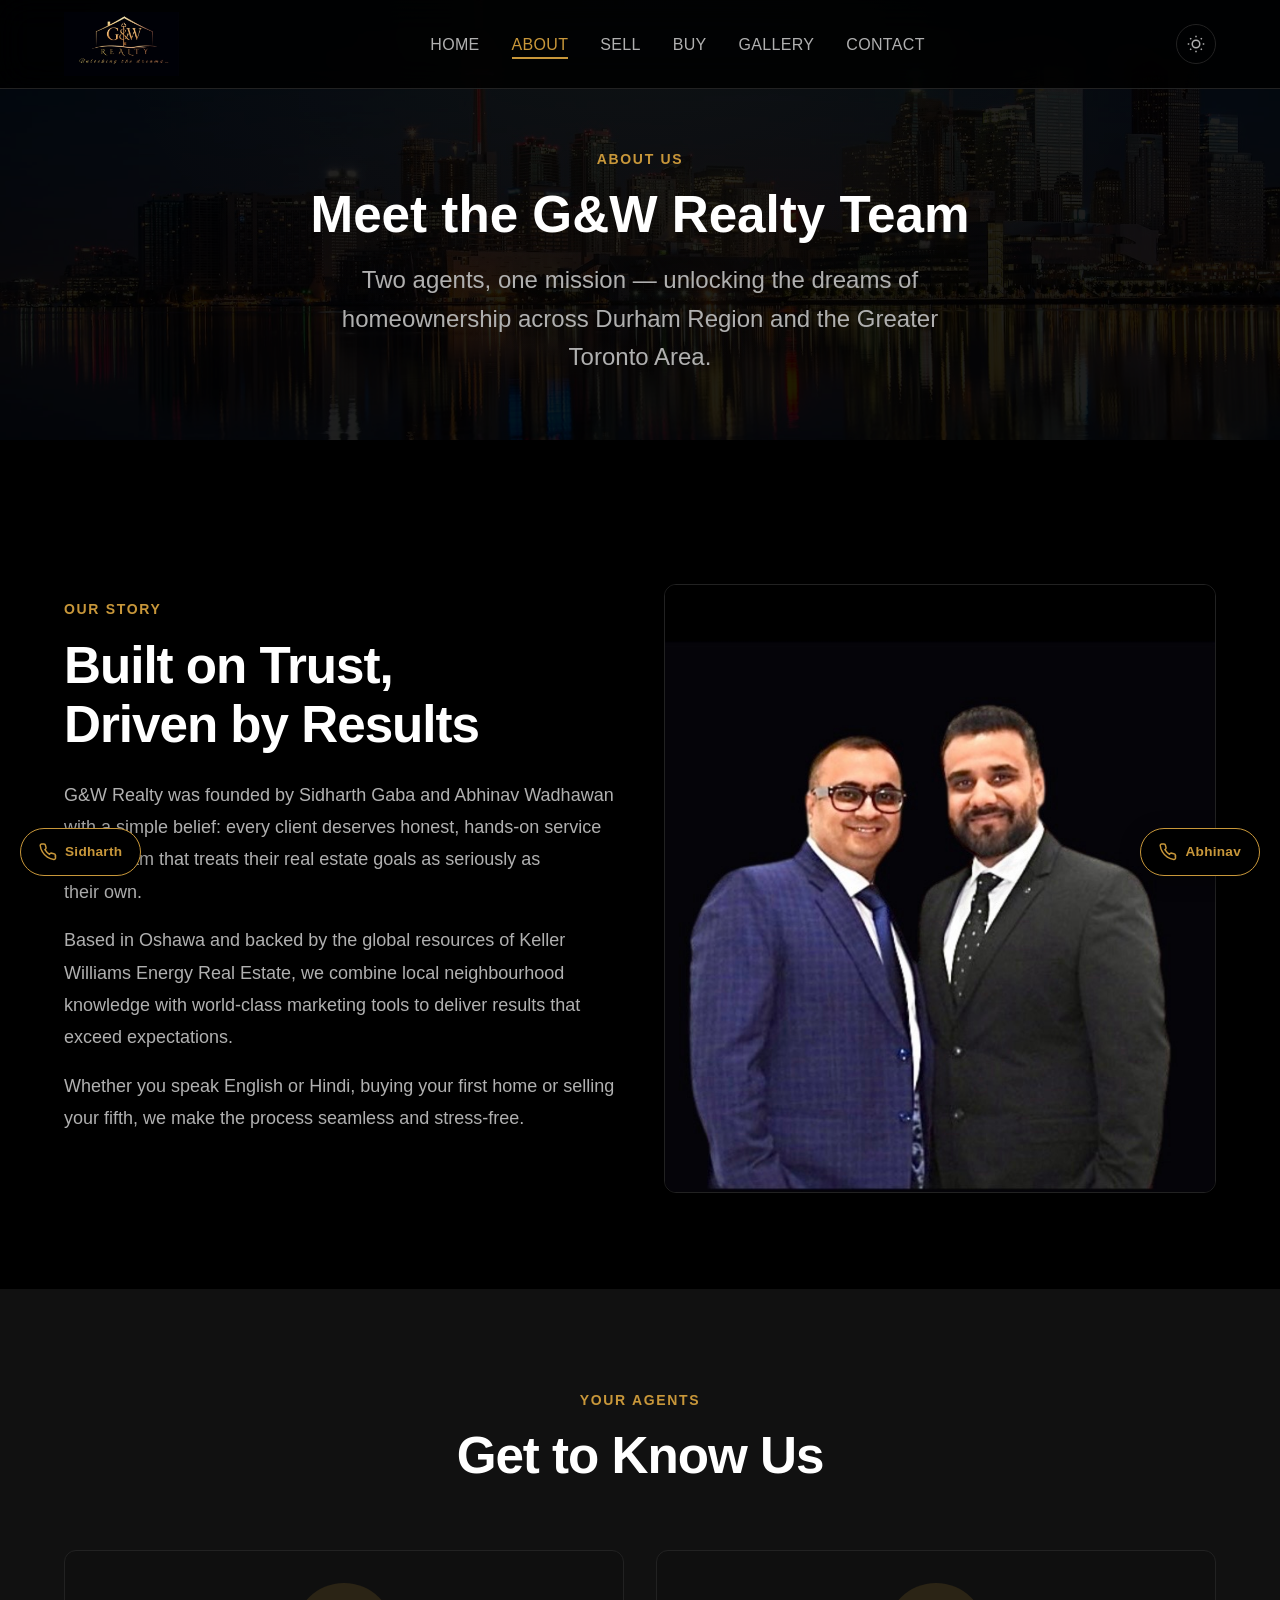
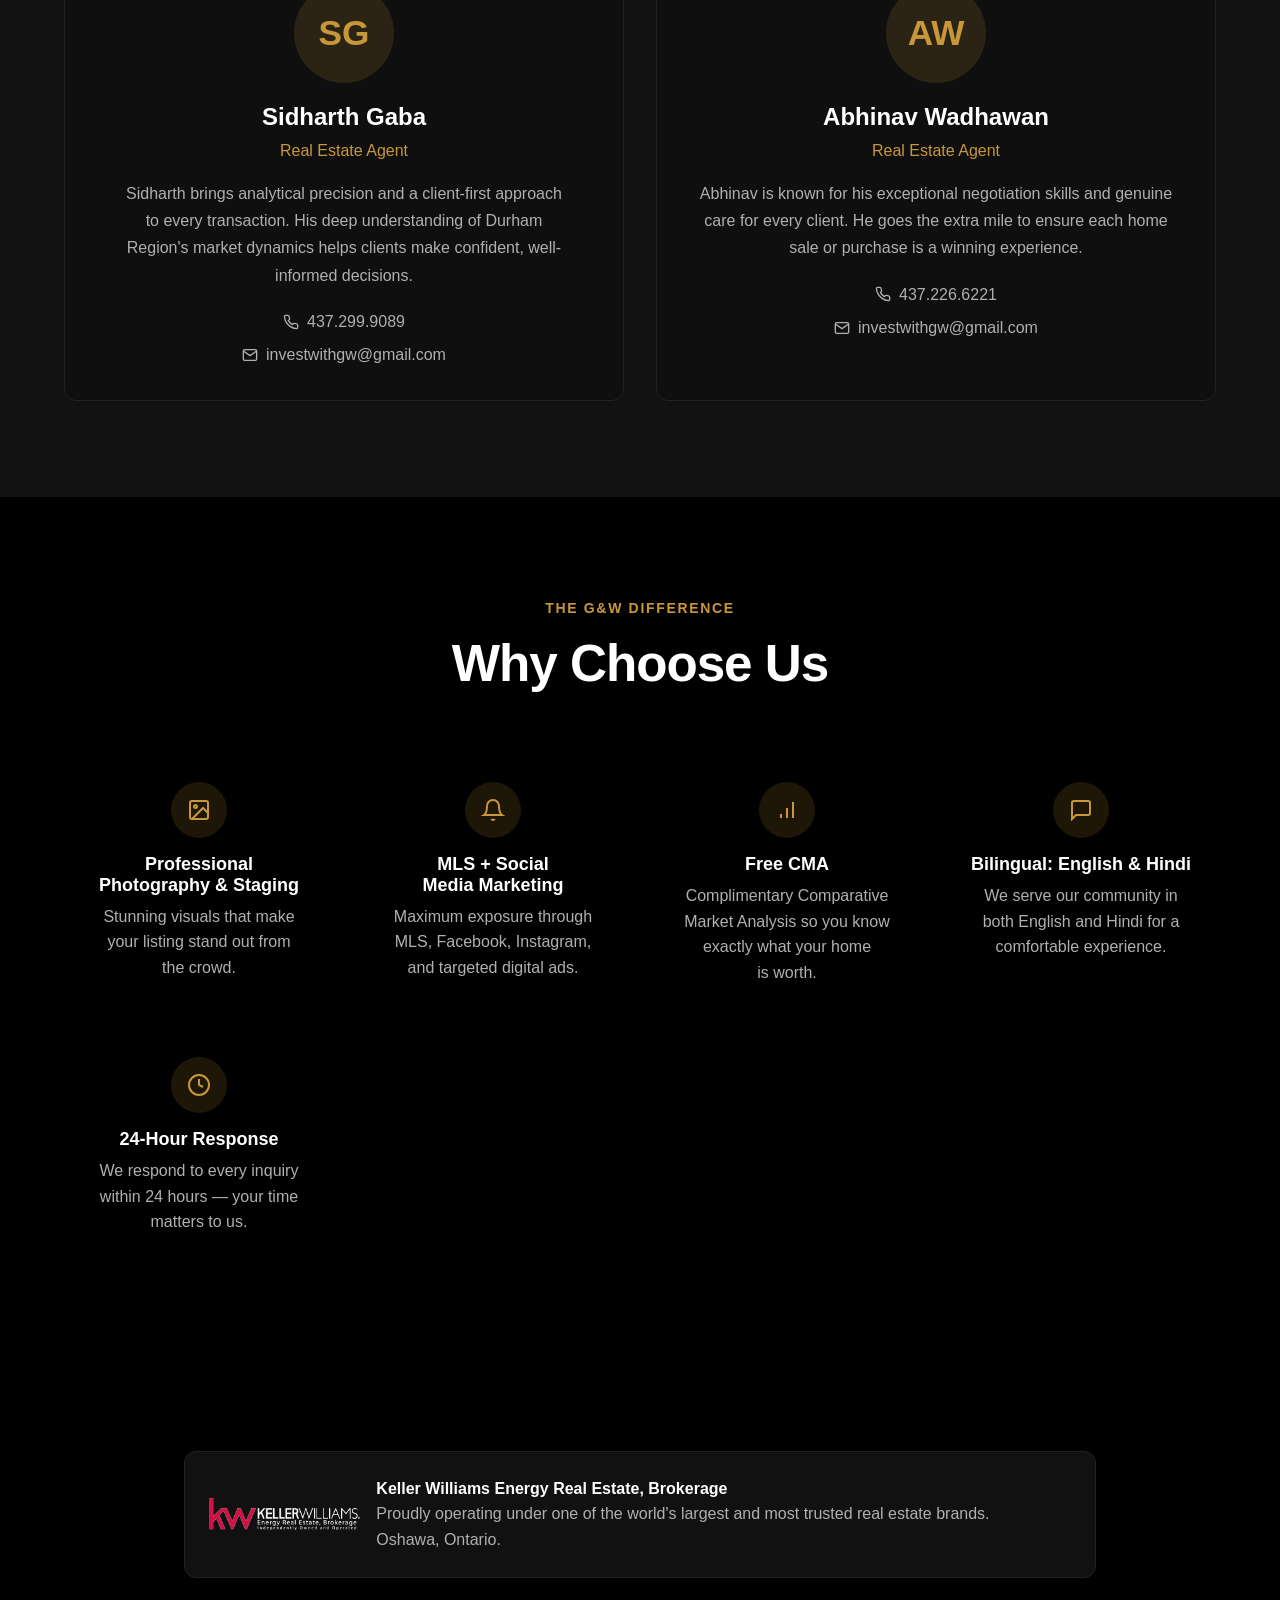
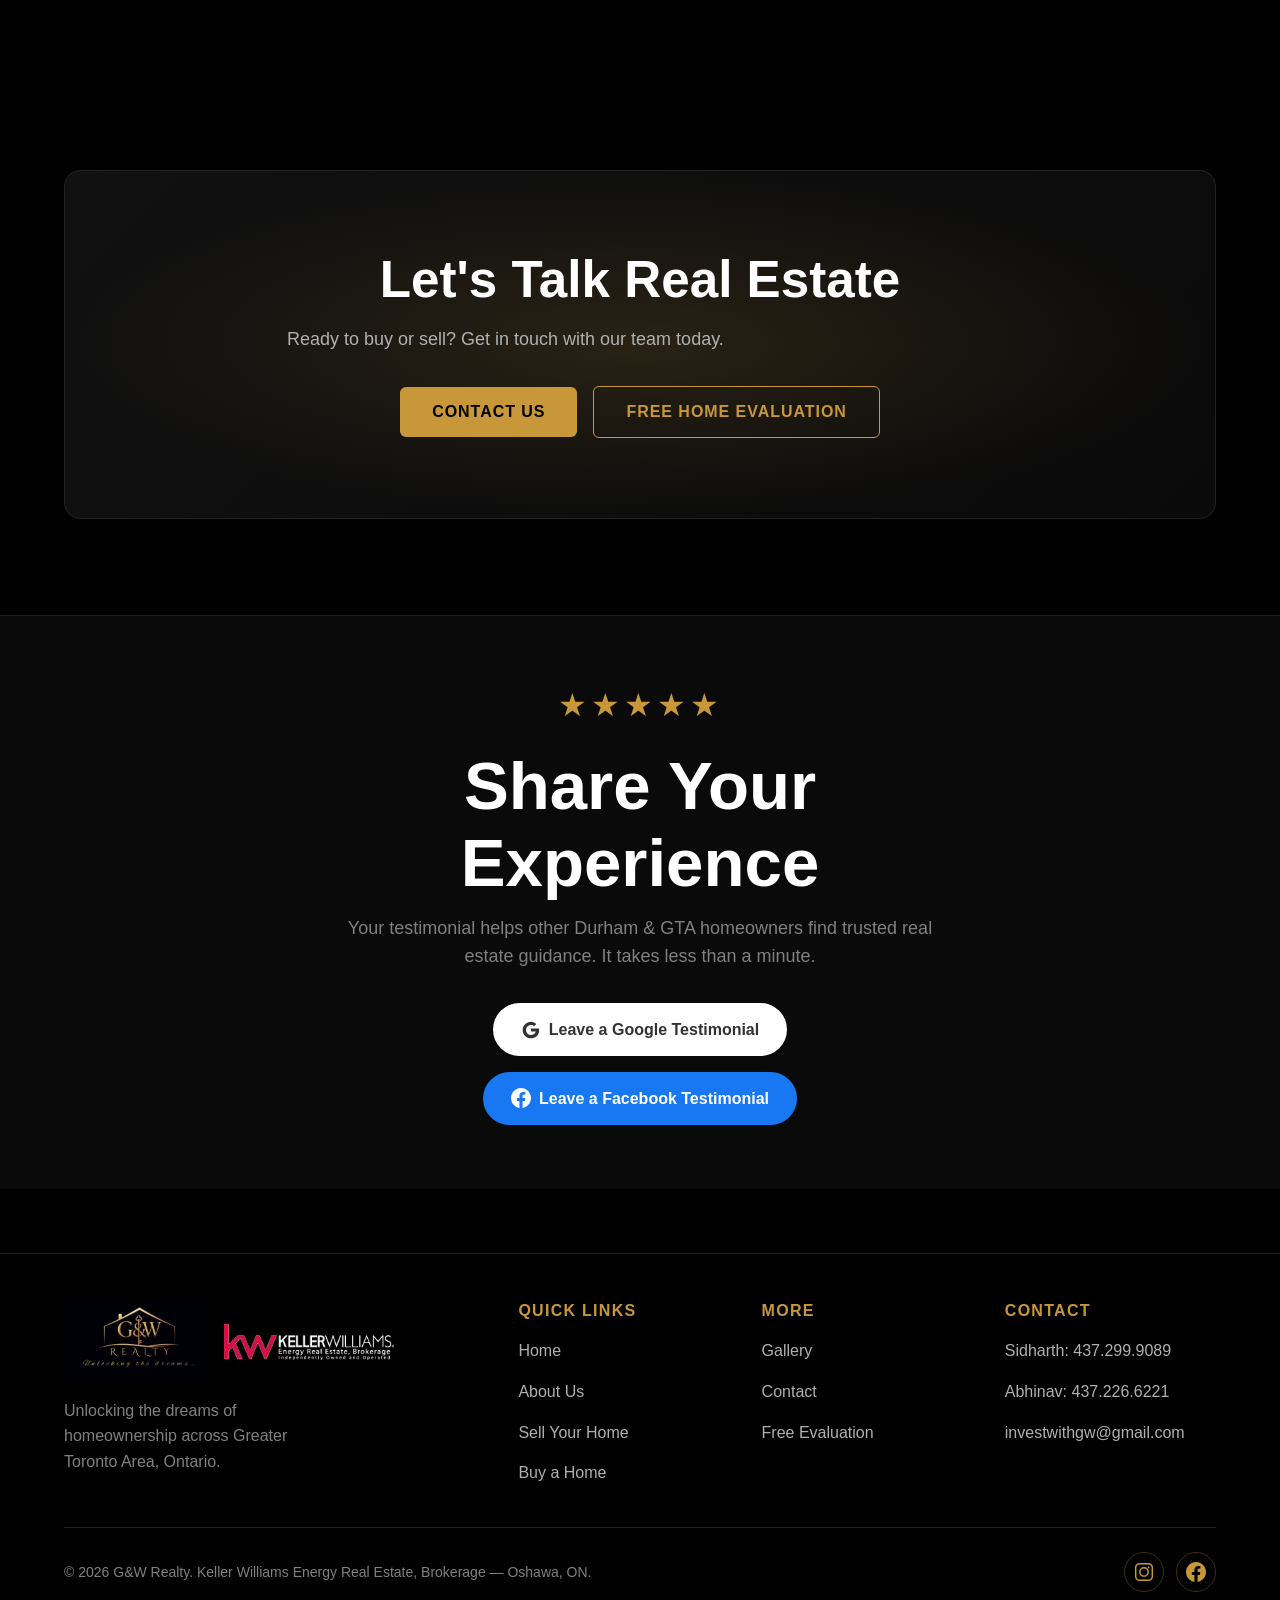
<file: about.html>
<!DOCTYPE html>
<html lang="en" data-theme="dark">
<head>
  <meta charset="UTF-8">
  <meta name="viewport" content="width=device-width, initial-scale=1.0">
  <title>About Us — G&W Realty | Durham Region Real Estate</title>
  <meta name="description" content="Meet Sidharth Gaba and Abhinav Wadhawan — the G&W Realty team serving Durham Region with professional real estate services.">
  <link href="https://api.fontshare.com/v2/css?f[]=cabinet-grotesk@400,500,700,800&f[]=satoshi@300,400,500,700&display=swap" rel="stylesheet">
  <link rel="stylesheet" href="style.css">
  <!-- Google Analytics -->
  <script async src="https://www.googletagmanager.com/gtag/js?id=G-47VEPPMRCC"></script>
  <script>
    window.dataLayer = window.dataLayer || [];
    function gtag(){dataLayer.push(arguments);}
    gtag("js", new Date());
    gtag("config", "G-47VEPPMRCC");
  </script>
</head>
<body>

  <!-- Navigation -->
  <nav class="nav" role="navigation" aria-label="Main navigation">
    <div class="nav__inner">
      <a href="index.html" class="nav__logo" aria-label="G&W Realty Home">
        <img src="gw-logo.jpeg" alt="G&W Realty" width="120" height="44">
      </a>
      <ul class="nav__links" role="list">
        <li><a href="index.html">Home</a></li>
        <li><a href="about.html">About</a></li>
        <li><a href="sell.html">Sell</a></li>
        <li><a href="buy.html">Buy</a></li>
        <li><a href="gallery.html">Gallery</a></li>
        <li><a href="contact.html">Contact</a></li>
      </ul>
      <div class="nav__actions">
        <button class="theme-toggle" data-theme-toggle aria-label="Toggle theme">
          <svg width="18" height="18" viewBox="0 0 24 24" fill="none" stroke="currentColor" stroke-width="2"><circle cx="12" cy="12" r="5"/><path d="M12 1v2M12 21v2M4.22 4.22l1.42 1.42M18.36 18.36l1.42 1.42M1 12h2M21 12h2M4.22 19.78l1.42-1.42M18.36 5.64l1.42-1.42"/></svg>
        </button>
        <button class="hamburger" aria-label="Open menu" aria-expanded="false">
          <span></span><span></span><span></span>
        </button>
      </div>
    </div>
  </nav>

  <ul class="mobile-nav" role="list">
    <li><a href="index.html">Home</a></li>
    <li><a href="about.html">About</a></li>
    <li><a href="sell.html">Sell</a></li>
    <li><a href="buy.html">Buy</a></li>
    <li><a href="gallery.html">Gallery</a></li>
    <li><a href="contact.html">Contact</a></li>
  </ul>

  <!-- Page Hero -->
  <section class="page-hero">
    <div class="container">
      <span class="section-label reveal">About Us</span>
      <h1 class="page-hero__title reveal">Meet the G&amp;W Realty Team</h1>
      <p class="page-hero__subtitle reveal">Two agents, one mission — unlocking the dreams of homeownership across Durham Region and the Greater Toronto Area.</p>
    </div>
  </section>

  <!-- Our Story -->
  <section>
    <div class="container">
      <div class="two-col">
        <div class="reveal">
          <span class="section-label">Our Story</span>
          <h2 class="section-title" style="margin-bottom:var(--space-6)">Built on Trust, Driven by Results</h2>
          <p style="color:var(--color-text-secondary);line-height:1.8;margin-bottom:var(--space-4)">G&amp;W Realty was founded by Sidharth Gaba and Abhinav Wadhawan with a simple belief: every client deserves honest, hands-on service and a team that treats their real estate goals as seriously as their own.</p>
          <p style="color:var(--color-text-secondary);line-height:1.8;margin-bottom:var(--space-4)">Based in Oshawa and backed by the global resources of Keller Williams Energy Real Estate, we combine local neighbourhood knowledge with world-class marketing tools to deliver results that exceed expectations.</p>
          <p style="color:var(--color-text-secondary);line-height:1.8">Whether you speak English or Hindi, buying your first home or selling your fifth, we make the process seamless and stress-free.</p>
        </div>
        <div class="team-photo-wrap reveal">
          <img src="team-photo.jpeg" alt="Sidharth Gaba and Abhinav Wadhawan — G&W Realty Team" loading="lazy">
        </div>
      </div>
    </div>
  </section>

  <!-- Agent Profiles -->
  <section style="background:var(--color-surface-2)">
    <div class="container">
      <div class="section-header reveal">
        <span class="section-label">Your Agents</span>
        <h2 class="section-title">Get to Know Us</h2>
      </div>
      <div class="agent-profiles">
        <div class="agent-card reveal">
          <div class="agent-card__avatar">SG</div>
          <h3 class="agent-card__name">Sidharth Gaba</h3>
          <p class="agent-card__role">Real Estate Agent</p>
          <p style="color:var(--color-text-secondary);font-size:var(--text-sm);margin-bottom:var(--space-5);line-height:1.7">Sidharth brings analytical precision and a client-first approach to every transaction. His deep understanding of Durham Region's market dynamics helps clients make confident, well-informed decisions.</p>
          <div class="agent-card__contact">
            <a href="tel:4372999089">
              <svg width="16" height="16" viewBox="0 0 24 24" fill="none" stroke="currentColor" stroke-width="2"><path d="M22 16.92v3a2 2 0 0 1-2.18 2 19.79 19.79 0 0 1-8.63-3.07 19.5 19.5 0 0 1-6-6 19.79 19.79 0 0 1-3.07-8.67A2 2 0 0 1 4.11 2h3a2 2 0 0 1 2 1.72c.127.96.361 1.903.7 2.81a2 2 0 0 1-.45 2.11L8.09 9.91a16 16 0 0 0 6 6l1.27-1.27a2 2 0 0 1 2.11-.45c.907.339 1.85.573 2.81.7A2 2 0 0 1 22 16.92z"/></svg>
              437.299.9089
            </a>
            <a href="mailto:investwithgw@gmail.com">
              <svg width="16" height="16" viewBox="0 0 24 24" fill="none" stroke="currentColor" stroke-width="2"><path d="M4 4h16c1.1 0 2 .9 2 2v12c0 1.1-.9 2-2 2H4c-1.1 0-2-.9-2-2V6c0-1.1.9-2 2-2z"/><polyline points="22,6 12,13 2,6"/></svg>
              investwithgw@gmail.com
            </a>
          </div>
        </div>
        <div class="agent-card reveal reveal-delay-1">
          <div class="agent-card__avatar">AW</div>
          <h3 class="agent-card__name">Abhinav Wadhawan</h3>
          <p class="agent-card__role">Real Estate Agent</p>
          <p style="color:var(--color-text-secondary);font-size:var(--text-sm);margin-bottom:var(--space-5);line-height:1.7">Abhinav is known for his exceptional negotiation skills and genuine care for every client. He goes the extra mile to ensure each home sale or purchase is a winning experience.</p>
          <div class="agent-card__contact">
            <a href="tel:4372266221">
              <svg width="16" height="16" viewBox="0 0 24 24" fill="none" stroke="currentColor" stroke-width="2"><path d="M22 16.92v3a2 2 0 0 1-2.18 2 19.79 19.79 0 0 1-8.63-3.07 19.5 19.5 0 0 1-6-6 19.79 19.79 0 0 1-3.07-8.67A2 2 0 0 1 4.11 2h3a2 2 0 0 1 2 1.72c.127.96.361 1.903.7 2.81a2 2 0 0 1-.45 2.11L8.09 9.91a16 16 0 0 0 6 6l1.27-1.27a2 2 0 0 1 2.11-.45c.907.339 1.85.573 2.81.7A2 2 0 0 1 22 16.92z"/></svg>
              437.226.6221
            </a>
            <a href="mailto:investwithgw@gmail.com">
              <svg width="16" height="16" viewBox="0 0 24 24" fill="none" stroke="currentColor" stroke-width="2"><path d="M4 4h16c1.1 0 2 .9 2 2v12c0 1.1-.9 2-2 2H4c-1.1 0-2-.9-2-2V6c0-1.1.9-2 2-2z"/><polyline points="22,6 12,13 2,6"/></svg>
              investwithgw@gmail.com
            </a>
          </div>
        </div>
      </div>
    </div>
  </section>

  <!-- Why G&W -->
  <section>
    <div class="container">
      <div class="section-header reveal">
        <span class="section-label">The G&amp;W Difference</span>
        <h2 class="section-title">Why Choose Us</h2>
      </div>
      <div class="value-grid">
        <div class="value-item reveal">
          <div class="value-item__icon">
            <svg viewBox="0 0 24 24" fill="none" stroke="currentColor" stroke-width="2"><rect x="3" y="3" width="18" height="18" rx="2" ry="2"/><circle cx="8.5" cy="8.5" r="1.5"/><polyline points="21 15 16 10 5 21"/></svg>
          </div>
          <h3 class="value-item__title">Professional Photography &amp; Staging</h3>
          <p class="value-item__text">Stunning visuals that make your listing stand out from the crowd.</p>
        </div>
        <div class="value-item reveal reveal-delay-1">
          <div class="value-item__icon">
            <svg viewBox="0 0 24 24" fill="none" stroke="currentColor" stroke-width="2"><path d="M18 8A6 6 0 0 0 6 8c0 7-3 9-3 9h18s-3-2-3-9"/><path d="M13.73 21a2 2 0 0 1-3.46 0"/></svg>
          </div>
          <h3 class="value-item__title">MLS + Social Media Marketing</h3>
          <p class="value-item__text">Maximum exposure through MLS, Facebook, Instagram, and targeted digital ads.</p>
        </div>
        <div class="value-item reveal reveal-delay-2">
          <div class="value-item__icon">
            <svg viewBox="0 0 24 24" fill="none" stroke="currentColor" stroke-width="2"><path d="M12 20V10"/><path d="M18 20V4"/><path d="M6 20v-4"/></svg>
          </div>
          <h3 class="value-item__title">Free CMA</h3>
          <p class="value-item__text">Complimentary Comparative Market Analysis so you know exactly what your home is worth.</p>
        </div>
        <div class="value-item reveal">
          <div class="value-item__icon">
            <svg viewBox="0 0 24 24" fill="none" stroke="currentColor" stroke-width="2"><path d="M21 15a2 2 0 0 1-2 2H7l-4 4V5a2 2 0 0 1 2-2h14a2 2 0 0 1 2 2z"/></svg>
          </div>
          <h3 class="value-item__title">Bilingual: English &amp; Hindi</h3>
          <p class="value-item__text">We serve our community in both English and Hindi for a comfortable experience.</p>
        </div>
        <div class="value-item reveal reveal-delay-1">
          <div class="value-item__icon">
            <svg viewBox="0 0 24 24" fill="none" stroke="currentColor" stroke-width="2"><circle cx="12" cy="12" r="10"/><polyline points="12 6 12 12 16 14"/></svg>
          </div>
          <h3 class="value-item__title">24-Hour Response</h3>
          <p class="value-item__text">We respond to every inquiry within 24 hours — your time matters to us.</p>
        </div>
      </div>
    </div>
  </section>

  <!-- KW Branding -->
  <section>
    <div class="container container--default">
      <div class="kw-branding reveal">
        <img src="kw-logo.png" alt="Keller Williams Energy Real Estate" loading="lazy">
        <div>
          <p class="kw-branding__text"><strong style="color:var(--color-text)">Keller Williams Energy Real Estate, Brokerage</strong><br>Proudly operating under one of the world's largest and most trusted real estate brands. Oshawa, Ontario.</p>
        </div>
      </div>
    </div>
  </section>

  <!-- CTA -->
  <section>
    <div class="container">
      <div class="cta-banner reveal">
        <h2 class="cta-banner__title">Let's Talk Real Estate</h2>
        <p class="cta-banner__text">Ready to buy or sell? Get in touch with our team today.</p>
        <div class="btn-group" style="position:relative">
          <a href="contact.html" class="btn btn--gold">Contact Us</a>
          <a href="https://contact.investwithgw.ca" target="_blank" rel="noopener" class="btn btn--outline">Free Home Evaluation</a>
        </div>
      </div>
    </div>
  </section>


  <!-- Leave a Review -->
  <section class="review-section">
    <div class="container">
      <div class="review-inner reveal">
        <div class="review-stars">&#9733;&#9733;&#9733;&#9733;&#9733;</div>
        <h2 class="review-title">Share Your Experience</h2>
        <p class="review-subtitle">Your testimonial helps other Durham &amp; GTA homeowners find trusted real estate guidance. It takes less than a minute.</p>
        <div class="review-btns">
          <a href="https://share.google/AxCrfMbP7HYk20B0r" target="_blank" rel="noopener" class="btn-review btn-review--google">
            <svg width="20" height="20" viewBox="0 0 24 24" fill="currentColor" aria-hidden="true"><path d="M21.8 10.2H12v3.6h5.6c-.5 2.5-2.7 4.2-5.6 4.2-3.3 0-6-2.7-6-6s2.7-6 6-6c1.5 0 2.8.5 3.8 1.4l2.6-2.6C16.8 3.2 14.6 2 12 2 6.5 2 2 6.5 2 12s4.5 10 10 10c5.5 0 9.8-4 9.8-9.8 0-.7-.1-1.4-.2-2z"/></svg>
            Leave a Google Testimonial
          </a>
          <a href="https://www.facebook.com/profile.php?id=61574235196462" target="_blank" rel="noopener" class="btn-review btn-review--facebook">
            <svg width="20" height="20" viewBox="0 0 24 24" fill="currentColor" aria-hidden="true"><path d="M24 12.07C24 5.41 18.63 0 12 0S0 5.41 0 12.07C0 18.1 4.39 23.1 10.13 24v-8.44H7.08v-3.49h3.04V9.41c0-3.02 1.8-4.7 4.54-4.7 1.31 0 2.68.24 2.68.24v2.97h-1.51c-1.49 0-1.95.93-1.95 1.88v2.27h3.32l-.53 3.49h-2.79V24C19.61 23.1 24 18.1 24 12.07z"/></svg>
            Leave a Facebook Testimonial
          </a>
        </div>
      </div>
    </div>
  </section>

  <!-- Footer -->
  <footer class="footer">
    <div class="container">
      <div class="footer__grid">
        <div class="footer__brand">
          <div class="footer__logos">
            <img src="gw-logo.jpeg" alt="G&W Realty" height="40">
            <img src="kw-logo.png" alt="Keller Williams Energy" height="36">
          </div>
          <p class="footer__tagline">Unlocking the dreams of homeownership across Greater Toronto Area, Ontario.</p>
        </div>
        <div>
          <h4 class="footer__heading">Quick Links</h4>
          <ul class="footer__links" role="list">
            <li><a href="index.html">Home</a></li>
            <li><a href="about.html">About Us</a></li>
            <li><a href="sell.html">Sell Your Home</a></li>
            <li><a href="buy.html">Buy a Home</a></li>
          </ul>
        </div>
        <div>
          <h4 class="footer__heading">More</h4>
          <ul class="footer__links" role="list">
            <li><a href="gallery.html">Gallery</a></li>
            <li><a href="contact.html">Contact</a></li>
            <li><a href="https://contact.investwithgw.ca" target="_blank" rel="noopener">Free Evaluation</a></li>
          </ul>
        </div>
        <div>
          <h4 class="footer__heading">Contact</h4>
          <ul class="footer__links" role="list">
            <li><a href="tel:4372999089">Sidharth: 437.299.9089</a></li>
            <li><a href="tel:4372266221">Abhinav: 437.226.6221</a></li>
            <li><a href="mailto:investwithgw@gmail.com">investwithgw@gmail.com</a></li>
          </ul>
        </div>
      </div>
      <div class="footer__bottom">
        <p class="footer__copyright">&copy; 2026 G&amp;W Realty. Keller Williams Energy Real Estate, Brokerage &mdash; Oshawa, ON.</p>
        <div class="footer__social">
          <a href="https://www.instagram.com/investwithgw" target="_blank" rel="noopener" aria-label="Instagram" class="social-icon">
            <svg width="20" height="20" viewBox="0 0 24 24" fill="none" stroke="currentColor" stroke-width="1.8"><rect x="2" y="2" width="20" height="20" rx="5" ry="5"/><circle cx="12" cy="12" r="5"/><circle cx="17.5" cy="6.5" r="1" fill="currentColor" stroke="none"/></svg>
          </a>
          <a href="https://www.facebook.com/profile.php?id=61574235196462" target="_blank" rel="noopener" aria-label="Facebook" class="social-icon">
            <svg width="20" height="20" viewBox="0 0 24 24" fill="currentColor"><path d="M24 12.07C24 5.41 18.63 0 12 0S0 5.41 0 12.07C0 18.1 4.39 23.1 10.13 24v-8.44H7.08v-3.49h3.04V9.41c0-3.02 1.8-4.7 4.54-4.7 1.31 0 2.68.24 2.68.24v2.97h-1.51c-1.49 0-1.95.93-1.95 1.88v2.27h3.32l-.53 3.49h-2.79V24C19.61 23.1 24 18.1 24 12.07z"/></svg>
          </a>
        </div>
      </div>
    </div>
  </footer>

  <!-- Floating Call Buttons -->
  <div class="float-calls" aria-label="Quick call buttons">
    <a href="tel:4372999089" class="float-call float-call--1">
      <svg width="18" height="18" viewBox="0 0 24 24" fill="none" stroke="currentColor" stroke-width="2"><path d="M22 16.92v3a2 2 0 0 1-2.18 2 19.79 19.79 0 0 1-8.63-3.07A19.5 19.5 0 0 1 4.69 12a19.79 19.79 0 0 1-3.07-8.67A2 2 0 0 1 3.6 1.28h3a2 2 0 0 1 2 1.72 12.84 12.84 0 0 0 .7 2.81 2 2 0 0 1-.45 2.11L7.91 8.96a16 16 0 0 0 6.08 6.08l.94-.94a2 2 0 0 1 2.11-.45 12.84 12.84 0 0 0 2.81.7A2 2 0 0 1 21.72 16.92z"/></svg>
      <span>Sidharth</span>
    </a>
    <a href="tel:4372266221" class="float-call float-call--2">
      <svg width="18" height="18" viewBox="0 0 24 24" fill="none" stroke="currentColor" stroke-width="2"><path d="M22 16.92v3a2 2 0 0 1-2.18 2 19.79 19.79 0 0 1-8.63-3.07A19.5 19.5 0 0 1 4.69 12a19.79 19.79 0 0 1-3.07-8.67A2 2 0 0 1 3.6 1.28h3a2 2 0 0 1 2 1.72 12.84 12.84 0 0 0 .7 2.81 2 2 0 0 1-.45 2.11L7.91 8.96a16 16 0 0 0 6.08 6.08l.94-.94a2 2 0 0 1 2.11-.45 12.84 12.84 0 0 0 2.81.7A2 2 0 0 1 21.72 16.92z"/></svg>
      <span>Abhinav</span>
    </a>
  </div>

  <script src="main.js"></script>
</body>
</html>
</file>
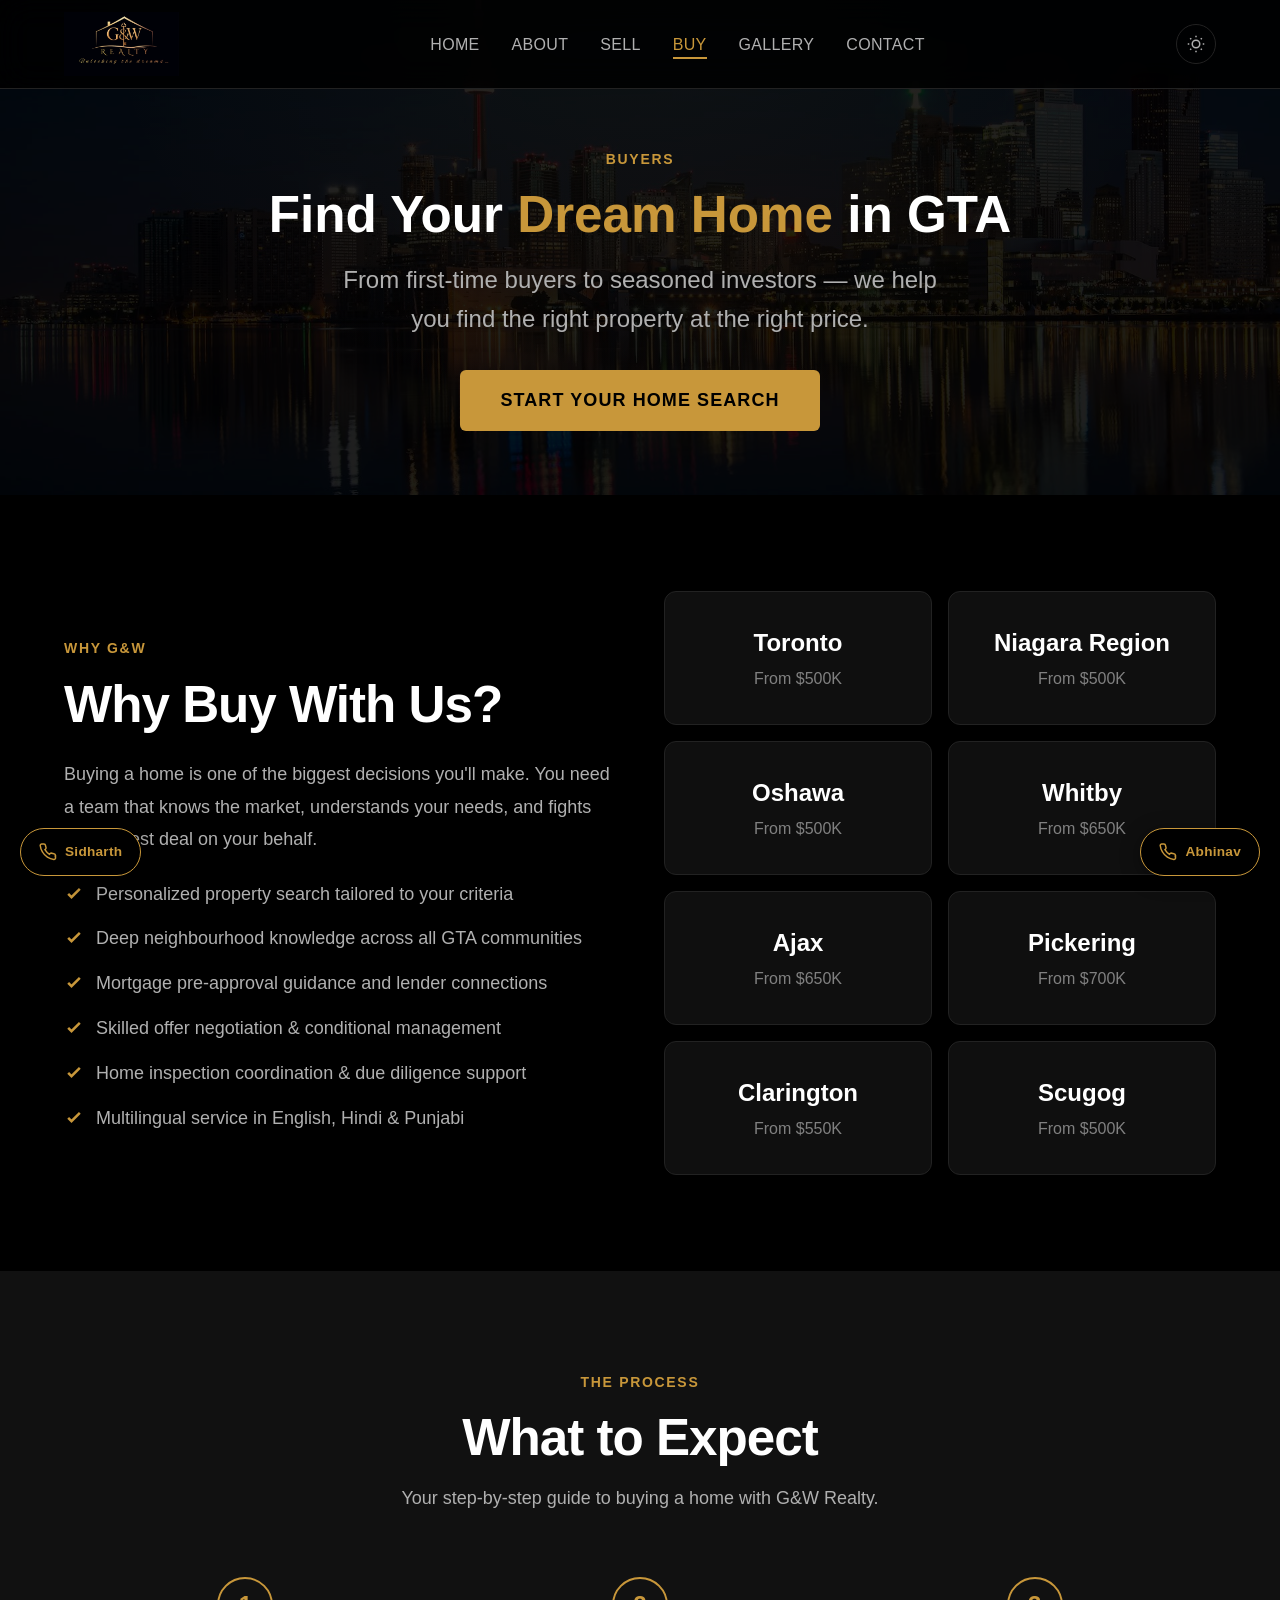
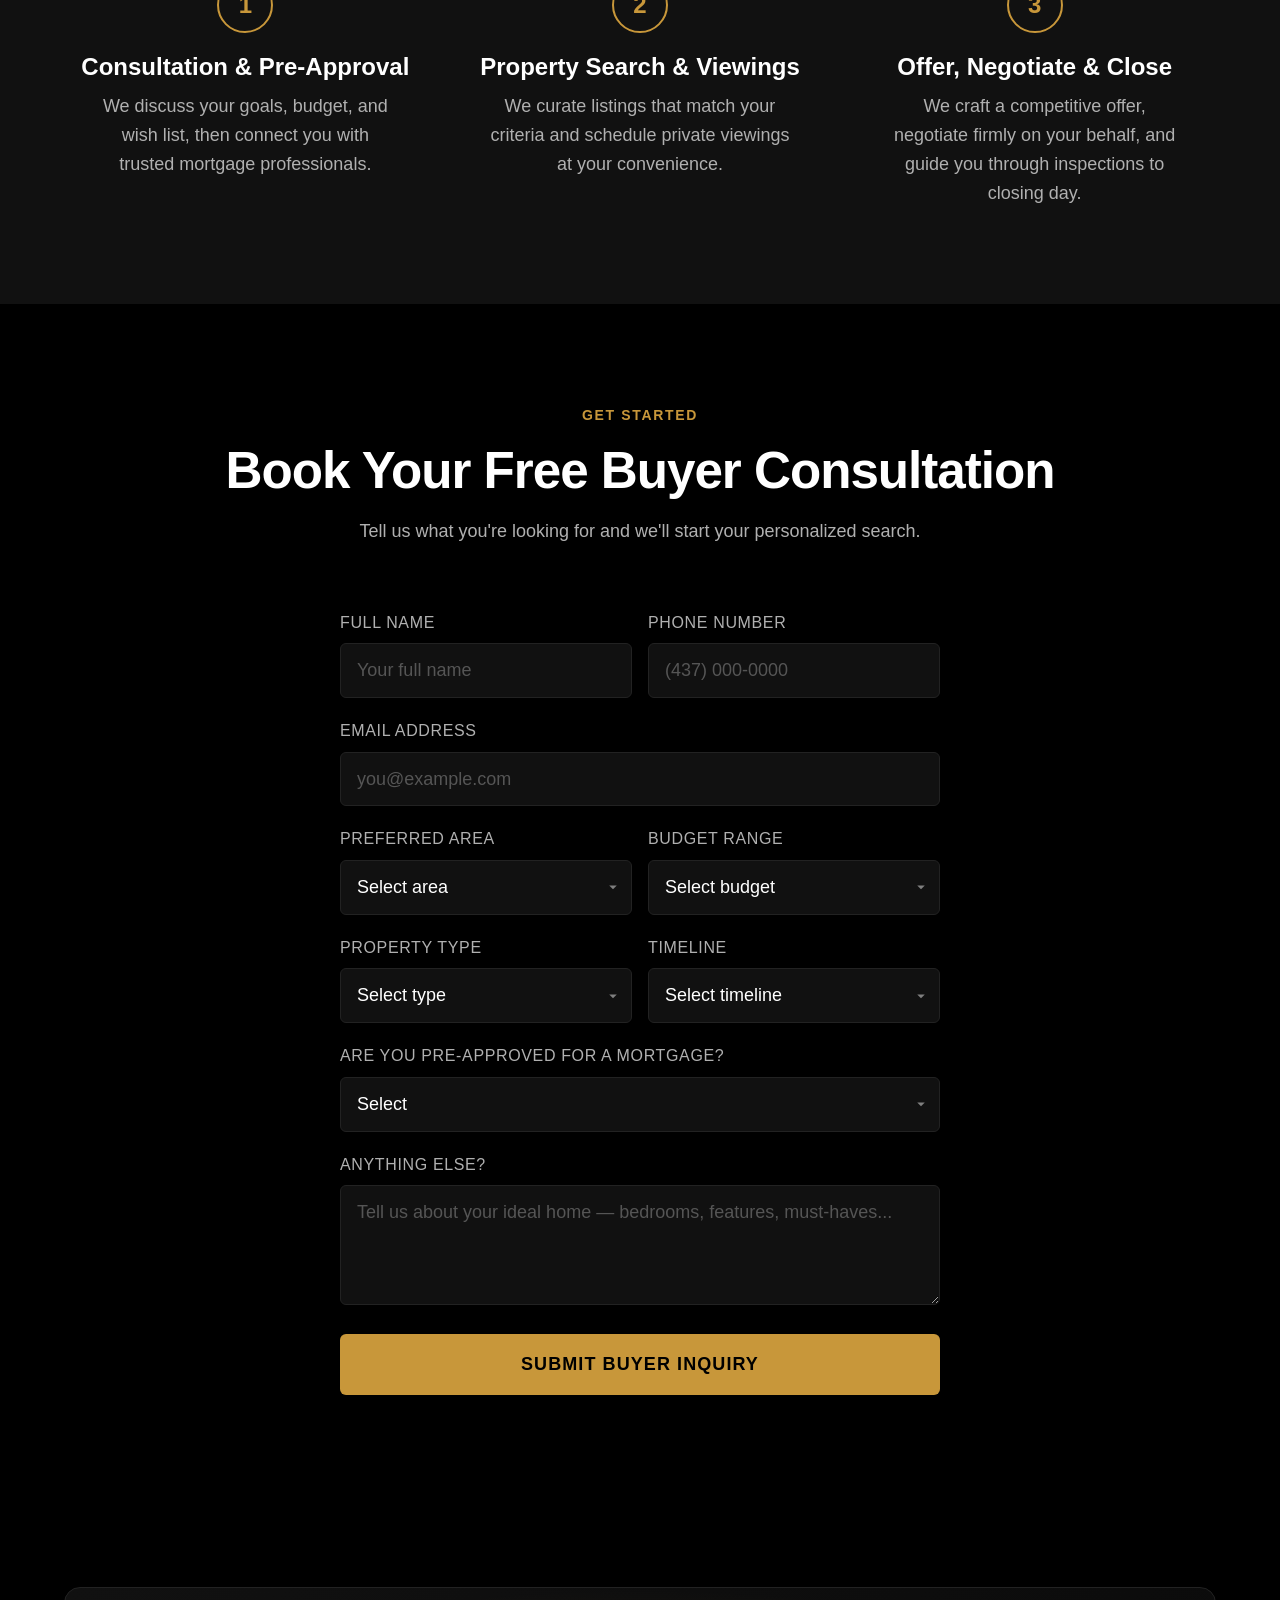
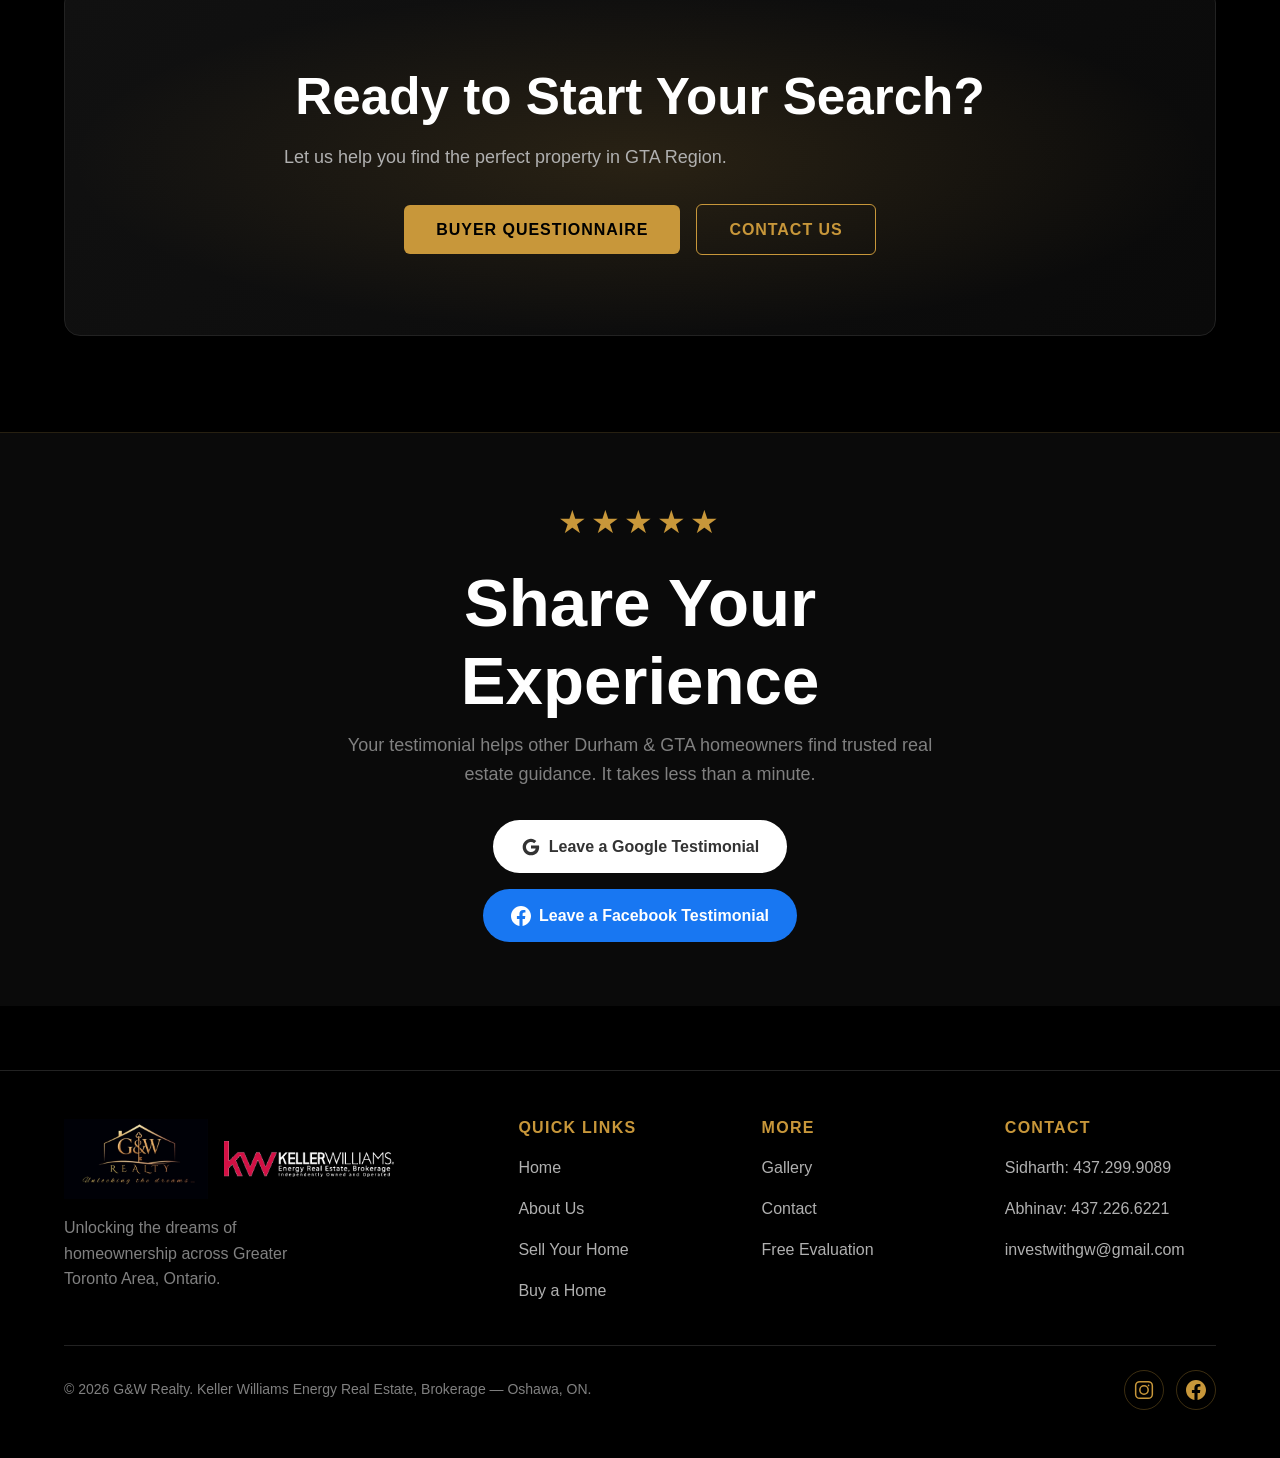
<file: buy.html>
<!DOCTYPE html>
<html lang="en" data-theme="dark">
<head>
  <meta charset="UTF-8">
  <meta name="viewport" content="width=device-width, initial-scale=1.0">
  <title>Buy a Home — G&W Realty | GTA | Durham Region</title>
  <meta name="description" content="Find your dream home in GTA Region with G&W Realty. Personalized search, local expertise, and expert negotiation for buyers.">
  <link href="https://api.fontshare.com/v2/css?f[]=cabinet-grotesk@400,500,700,800&f[]=satoshi@300,400,500,700&display=swap" rel="stylesheet">
  <link rel="stylesheet" href="style.css">
  <!-- Google Analytics -->
  <script async src="https://www.googletagmanager.com/gtag/js?id=G-47VEPPMRCC"></script>
  <script>
    window.dataLayer = window.dataLayer || [];
    function gtag(){dataLayer.push(arguments);}
    gtag("js", new Date());
    gtag("config", "G-47VEPPMRCC");
  </script>
</head>
<body>

  <!-- Navigation -->
  <nav class="nav" role="navigation" aria-label="Main navigation">
    <div class="nav__inner">
      <a href="index.html" class="nav__logo" aria-label="G&W Realty Home">
        <img src="gw-logo.jpeg" alt="G&W Realty" width="120" height="44">
      </a>
      <ul class="nav__links" role="list">
        <li><a href="index.html">Home</a></li>
        <li><a href="about.html">About</a></li>
        <li><a href="sell.html">Sell</a></li>
        <li><a href="buy.html">Buy</a></li>
        <li><a href="gallery.html">Gallery</a></li>
        <li><a href="contact.html">Contact</a></li>
      </ul>
      <div class="nav__actions">
        <button class="theme-toggle" data-theme-toggle aria-label="Toggle theme">
          <svg width="18" height="18" viewBox="0 0 24 24" fill="none" stroke="currentColor" stroke-width="2"><circle cx="12" cy="12" r="5"/><path d="M12 1v2M12 21v2M4.22 4.22l1.42 1.42M18.36 18.36l1.42 1.42M1 12h2M21 12h2M4.22 19.78l1.42-1.42M18.36 5.64l1.42-1.42"/></svg>
        </button>
        <button class="hamburger" aria-label="Open menu" aria-expanded="false">
          <span></span><span></span><span></span>
        </button>
      </div>
    </div>
  </nav>

  <ul class="mobile-nav" role="list">
    <li><a href="index.html">Home</a></li>
    <li><a href="about.html">About</a></li>
    <li><a href="sell.html">Sell</a></li>
    <li><a href="buy.html">Buy</a></li>
    <li><a href="gallery.html">Gallery</a></li>
    <li><a href="contact.html">Contact</a></li>
  </ul>

  <!-- Page Hero -->
  <section class="page-hero">
    <div class="container">
      <span class="section-label reveal">Buyers</span>
      <h1 class="page-hero__title reveal">Find Your <span class="text-gold">Dream Home</span> in GTA</h1>
      <p class="page-hero__subtitle reveal">From first-time buyers to seasoned investors — we help you find the right property at the right price.</p>
      <div class="btn-group reveal" style="margin-top:var(--space-8)">
        <a href="https://contact.investwithgw.ca/buyer.html" target="_blank" rel="noopener" class="btn btn--gold btn--lg">Start Your Home Search</a>
      </div>
    </div>
  </section>

  <!-- Why Buy With Us -->
  <section>
    <div class="container">
      <div class="two-col">
        <div class="reveal">
          <span class="section-label">Why G&amp;W</span>
          <h2 class="section-title" style="margin-bottom:var(--space-6)">Why Buy With Us?</h2>
          <p style="color:var(--color-text-secondary);line-height:1.8;margin-bottom:var(--space-6)">Buying a home is one of the biggest decisions you'll make. You need a team that knows the market, understands your needs, and fights for the best deal on your behalf.</p>
          <ul class="feature-list">
            <li>Personalized property search tailored to your criteria</li>
            <li>Deep neighbourhood knowledge across all GTA communities</li>
            <li>Mortgage pre-approval guidance and lender connections</li>
            <li>Skilled offer negotiation &amp; conditional management</li>
            <li>Home inspection coordination &amp; due diligence support</li>
            <li>Multilingual service in English, Hindi &amp; Punjabi</li>
          </ul>
        </div>
        <div class="reveal">
          <div class="areas-grid" style="grid-template-columns:1fr 1fr;gap:var(--space-4)">
            <div class="area-card">
              <div class="area-card__name">Toronto</div>
              <div class="area-card__region">From $500K</div>
            </div>
             <div class="area-card">
              <div class="area-card__name">Niagara Region</div>
              <div class="area-card__region">From $500K</div>
            </div>
            <div class="area-card">
              <div class="area-card__name">Oshawa</div>
              <div class="area-card__region">From $500K</div>
            </div>
            <div class="area-card">
              <div class="area-card__name">Whitby</div>
              <div class="area-card__region">From $650K</div>
            </div>
            <div class="area-card">
              <div class="area-card__name">Ajax</div>
              <div class="area-card__region">From $650K</div>
            </div>
            <div class="area-card">
              <div class="area-card__name">Pickering</div>
              <div class="area-card__region">From $700K</div>
            </div>
            <div class="area-card">
              <div class="area-card__name">Clarington</div>
              <div class="area-card__region">From $550K</div>
            </div>
            <div class="area-card">
              <div class="area-card__name">Scugog</div>
              <div class="area-card__region">From $500K</div>
            </div>
          </div>
        </div>
      </div>
    </div>
  </section>

  <!-- Buyer Process -->
  <section style="background:var(--color-surface-2)">
    <div class="container">
      <div class="section-header reveal">
        <span class="section-label">The Process</span>
        <h2 class="section-title">What to Expect</h2>
        <p class="section-subtitle">Your step-by-step guide to buying a home with G&amp;W Realty.</p>
      </div>
      <div class="steps">
        <div class="step reveal">
          <div class="step__number">1</div>
          <h3 class="step__title">Consultation &amp; Pre-Approval</h3>
          <p class="step__text">We discuss your goals, budget, and wish list, then connect you with trusted mortgage professionals.</p>
        </div>
        <div class="step reveal reveal-delay-1">
          <div class="step__number">2</div>
          <h3 class="step__title">Property Search &amp; Viewings</h3>
          <p class="step__text">We curate listings that match your criteria and schedule private viewings at your convenience.</p>
        </div>
        <div class="step reveal reveal-delay-2">
          <div class="step__number">3</div>
          <h3 class="step__title">Offer, Negotiate &amp; Close</h3>
          <p class="step__text">We craft a competitive offer, negotiate firmly on your behalf, and guide you through inspections to closing day.</p>
        </div>
      </div>
    </div>
  </section>

  <!-- Buyer Form -->
  <section id="buyer-form">
    <div class="container">
      <div class="section-header reveal">
        <span class="section-label">Get Started</span>
        <h2 class="section-title">Book Your Free Buyer Consultation</h2>
        <p class="section-subtitle">Tell us what you're looking for and we'll start your personalized search.</p>
      </div>
      <form class="form reveal" action="https://formspree.io/f/xdapqovd" method="POST">
        <input type="hidden" name="_subject" value="New Buyer Lead — G&W Realty">
        <input type="hidden" name="lead_type" value="Buyer">
        <div class="form__row">
          <div class="form__group">
            <label class="form__label" for="buy-name">Full Name</label>
            <input class="form__input" type="text" id="buy-name" name="name" placeholder="Your full name" required>
          </div>
          <div class="form__group">
            <label class="form__label" for="buy-phone">Phone Number</label>
            <input class="form__input" type="tel" id="buy-phone" name="phone" placeholder="(437) 000-0000" required>
          </div>
        </div>
        <div class="form__group">
          <label class="form__label" for="buy-email">Email Address</label>
          <input class="form__input" type="email" id="buy-email" name="email" placeholder="you@example.com" required>
        </div>
        <div class="form__row">
          <div class="form__group">
            <label class="form__label" for="buy-area">Preferred Area</label>
            <select class="form__select" id="buy-area" name="preferred_area">
              <option value="">Select area</option>
              <option value="Oshawa">Oshawa</option>
              <option value="Whitby">Whitby</option>
              <option value="Ajax">Ajax</option>
              <option value="Pickering">Pickering</option>
              <option value="Clarington">Clarington</option>
              <option value="Scugog/Uxbridge">Scugog / Uxbridge</option>
              <option value="Anywhere in Durham">Open to all Durham areas</option>
              <option value="Toronto">Toronto</option>
              <option value="Brampton">Brampton</option>
              <option value="Mississauga">Mississauga</option>
              <option value="York">York Region</option>
              <option value="Scarborough">Scarborough</option>
              <option value="Niagara Region">Niagara Region</option>
              <option value="Guelph">Guelph Area</option>
              <option value="Anywhere in GTA">Open to all GTA areas</option>
            </select>
          </div>
          <div class="form__group">
            <label class="form__label" for="buy-budget">Budget Range</label>
            <select class="form__select" id="buy-budget" name="budget">
              <option value="">Select budget</option>
              <option value="Under $500K">Under $500K</option>
              <option value="$500K-$700K">$500K – $700K</option>
              <option value="$700K-$900K">$700K – $900K</option>
              <option value="$900K-$1.2M">$900K – $1.2M</option>
              <option value="$1.2M+">$1.2M+</option>
            </select>
          </div>
        </div>
        <div class="form__row">
          <div class="form__group">
            <label class="form__label" for="buy-type">Property Type</label>
            <select class="form__select" id="buy-type" name="property_type">
              <option value="">Select type</option>
              <option value="Detached">Detached</option>
              <option value="Semi-Detached">Semi-Detached</option>
              <option value="Townhouse">Townhouse</option>
              <option value="Condo">Condo</option>
              <option value="Any">Any</option>
            </select>
          </div>
          <div class="form__group">
            <label class="form__label" for="buy-timeline">Timeline</label>
            <select class="form__select" id="buy-timeline" name="timeline">
              <option value="">Select timeline</option>
              <option value="ASAP">As soon as possible</option>
              <option value="1-3 months">1–3 months</option>
              <option value="3-6 months">3–6 months</option>
              <option value="Just exploring">Just exploring</option>
            </select>
          </div>
        </div>
        <div class="form__group">
          <label class="form__label" for="buy-preapproved">Are you pre-approved for a mortgage?</label>
          <select class="form__select" id="buy-preapproved" name="pre_approved">
            <option value="">Select</option>
            <option value="Yes">Yes</option>
            <option value="No">No</option>
            <option value="In progress">In progress</option>
          </select>
        </div>
        <div class="form__group">
          <label class="form__label" for="buy-message">Anything else?</label>
          <textarea class="form__textarea" id="buy-message" name="message" placeholder="Tell us about your ideal home — bedrooms, features, must-haves..."></textarea>
        </div>
        <button type="submit" class="btn btn--gold btn--lg" style="width:100%">Submit Buyer Inquiry</button>
      </form>
    </div>
  </section>

  <!-- CTA -->
  <section>
    <div class="container">
      <div class="cta-banner reveal">
        <h2 class="cta-banner__title">Ready to Start Your Search?</h2>
        <p class="cta-banner__text">Let us help you find the perfect property in GTA Region.</p>
        <div class="btn-group" style="position:relative">
          <a href="https://contact.investwithgw.ca/buyer.html" target="_blank" rel="noopener" class="btn btn--gold">Buyer Questionnaire</a>
          <a href="contact.html" class="btn btn--outline">Contact Us</a>
        </div>
      </div>
    </div>
  </section>


  <!-- Leave a Review -->
  <section class="review-section">
    <div class="container">
      <div class="review-inner reveal">
        <div class="review-stars">&#9733;&#9733;&#9733;&#9733;&#9733;</div>
        <h2 class="review-title">Share Your Experience</h2>
        <p class="review-subtitle">Your testimonial helps other Durham &amp; GTA homeowners find trusted real estate guidance. It takes less than a minute.</p>
        <div class="review-btns">
          <a href="https://share.google/AxCrfMbP7HYk20B0r" target="_blank" rel="noopener" class="btn-review btn-review--google">
            <svg width="20" height="20" viewBox="0 0 24 24" fill="currentColor" aria-hidden="true"><path d="M21.8 10.2H12v3.6h5.6c-.5 2.5-2.7 4.2-5.6 4.2-3.3 0-6-2.7-6-6s2.7-6 6-6c1.5 0 2.8.5 3.8 1.4l2.6-2.6C16.8 3.2 14.6 2 12 2 6.5 2 2 6.5 2 12s4.5 10 10 10c5.5 0 9.8-4 9.8-9.8 0-.7-.1-1.4-.2-2z"/></svg>
            Leave a Google Testimonial
          </a>
          <a href="https://www.facebook.com/profile.php?id=61574235196462" target="_blank" rel="noopener" class="btn-review btn-review--facebook">
            <svg width="20" height="20" viewBox="0 0 24 24" fill="currentColor" aria-hidden="true"><path d="M24 12.07C24 5.41 18.63 0 12 0S0 5.41 0 12.07C0 18.1 4.39 23.1 10.13 24v-8.44H7.08v-3.49h3.04V9.41c0-3.02 1.8-4.7 4.54-4.7 1.31 0 2.68.24 2.68.24v2.97h-1.51c-1.49 0-1.95.93-1.95 1.88v2.27h3.32l-.53 3.49h-2.79V24C19.61 23.1 24 18.1 24 12.07z"/></svg>
            Leave a Facebook Testimonial
          </a>
        </div>
      </div>
    </div>
  </section>

  <!-- Footer -->
  <footer class="footer">
    <div class="container">
      <div class="footer__grid">
        <div class="footer__brand">
          <div class="footer__logos">
            <img src="gw-logo.jpeg" alt="G&W Realty" height="40">
            <img src="kw-logo.png" alt="Keller Williams Energy" height="36">
          </div>
          <p class="footer__tagline">Unlocking the dreams of homeownership across Greater Toronto Area, Ontario.</p>
        </div>
        <div>
          <h4 class="footer__heading">Quick Links</h4>
          <ul class="footer__links" role="list">
            <li><a href="index.html">Home</a></li>
            <li><a href="about.html">About Us</a></li>
            <li><a href="sell.html">Sell Your Home</a></li>
            <li><a href="buy.html">Buy a Home</a></li>
          </ul>
        </div>
        <div>
          <h4 class="footer__heading">More</h4>
          <ul class="footer__links" role="list">
            <li><a href="gallery.html">Gallery</a></li>
            <li><a href="contact.html">Contact</a></li>
            <li><a href="https://contact.investwithgw.ca" target="_blank" rel="noopener">Free Evaluation</a></li>
          </ul>
        </div>
        <div>
          <h4 class="footer__heading">Contact</h4>
          <ul class="footer__links" role="list">
            <li><a href="tel:4372999089">Sidharth: 437.299.9089</a></li>
            <li><a href="tel:4372266221">Abhinav: 437.226.6221</a></li>
            <li><a href="mailto:investwithgw@gmail.com">investwithgw@gmail.com</a></li>
          </ul>
        </div>
      </div>
      <div class="footer__bottom">
        <p class="footer__copyright">&copy; 2026 G&amp;W Realty. Keller Williams Energy Real Estate, Brokerage &mdash; Oshawa, ON.</p>
        <div class="footer__social">
          <a href="https://www.instagram.com/investwithgw" target="_blank" rel="noopener" aria-label="Instagram" class="social-icon">
            <svg width="20" height="20" viewBox="0 0 24 24" fill="none" stroke="currentColor" stroke-width="1.8"><rect x="2" y="2" width="20" height="20" rx="5" ry="5"/><circle cx="12" cy="12" r="5"/><circle cx="17.5" cy="6.5" r="1" fill="currentColor" stroke="none"/></svg>
          </a>
          <a href="https://www.facebook.com/profile.php?id=61574235196462" target="_blank" rel="noopener" aria-label="Facebook" class="social-icon">
            <svg width="20" height="20" viewBox="0 0 24 24" fill="currentColor"><path d="M24 12.07C24 5.41 18.63 0 12 0S0 5.41 0 12.07C0 18.1 4.39 23.1 10.13 24v-8.44H7.08v-3.49h3.04V9.41c0-3.02 1.8-4.7 4.54-4.7 1.31 0 2.68.24 2.68.24v2.97h-1.51c-1.49 0-1.95.93-1.95 1.88v2.27h3.32l-.53 3.49h-2.79V24C19.61 23.1 24 18.1 24 12.07z"/></svg>
          </a>
        </div>
      </div>
    </div>
  </footer>

  <!-- Floating Call Buttons -->
  <div class="float-calls" aria-label="Quick call buttons">
    <a href="tel:4372999089" class="float-call float-call--1">
      <svg width="18" height="18" viewBox="0 0 24 24" fill="none" stroke="currentColor" stroke-width="2"><path d="M22 16.92v3a2 2 0 0 1-2.18 2 19.79 19.79 0 0 1-8.63-3.07A19.5 19.5 0 0 1 4.69 12a19.79 19.79 0 0 1-3.07-8.67A2 2 0 0 1 3.6 1.28h3a2 2 0 0 1 2 1.72 12.84 12.84 0 0 0 .7 2.81 2 2 0 0 1-.45 2.11L7.91 8.96a16 16 0 0 0 6.08 6.08l.94-.94a2 2 0 0 1 2.11-.45 12.84 12.84 0 0 0 2.81.7A2 2 0 0 1 21.72 16.92z"/></svg>
      <span>Sidharth</span>
    </a>
    <a href="tel:4372266221" class="float-call float-call--2">
      <svg width="18" height="18" viewBox="0 0 24 24" fill="none" stroke="currentColor" stroke-width="2"><path d="M22 16.92v3a2 2 0 0 1-2.18 2 19.79 19.79 0 0 1-8.63-3.07A19.5 19.5 0 0 1 4.69 12a19.79 19.79 0 0 1-3.07-8.67A2 2 0 0 1 3.6 1.28h3a2 2 0 0 1 2 1.72 12.84 12.84 0 0 0 .7 2.81 2 2 0 0 1-.45 2.11L7.91 8.96a16 16 0 0 0 6.08 6.08l.94-.94a2 2 0 0 1 2.11-.45 12.84 12.84 0 0 0 2.81.7A2 2 0 0 1 21.72 16.92z"/></svg>
      <span>Abhinav</span>
    </a>
  </div>

  <script src="main.js"></script>
</body>
</html>
</file>
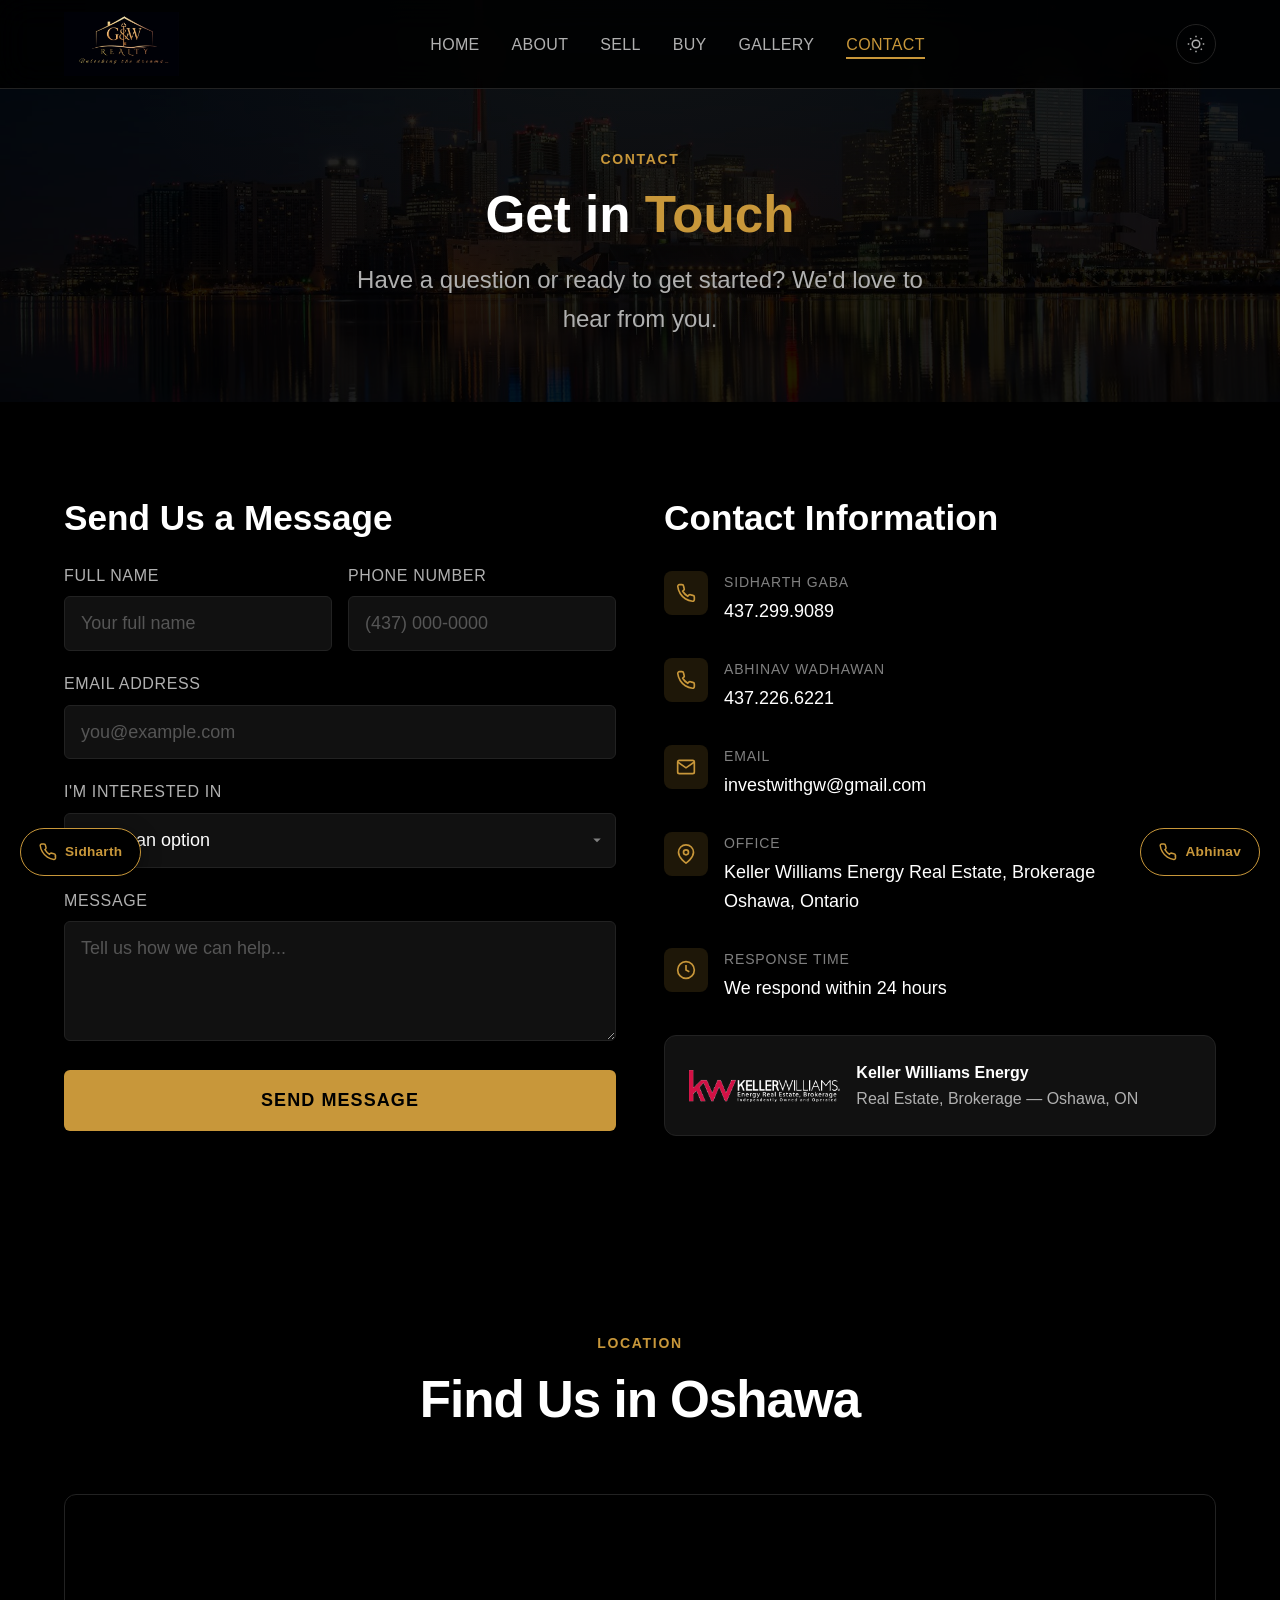
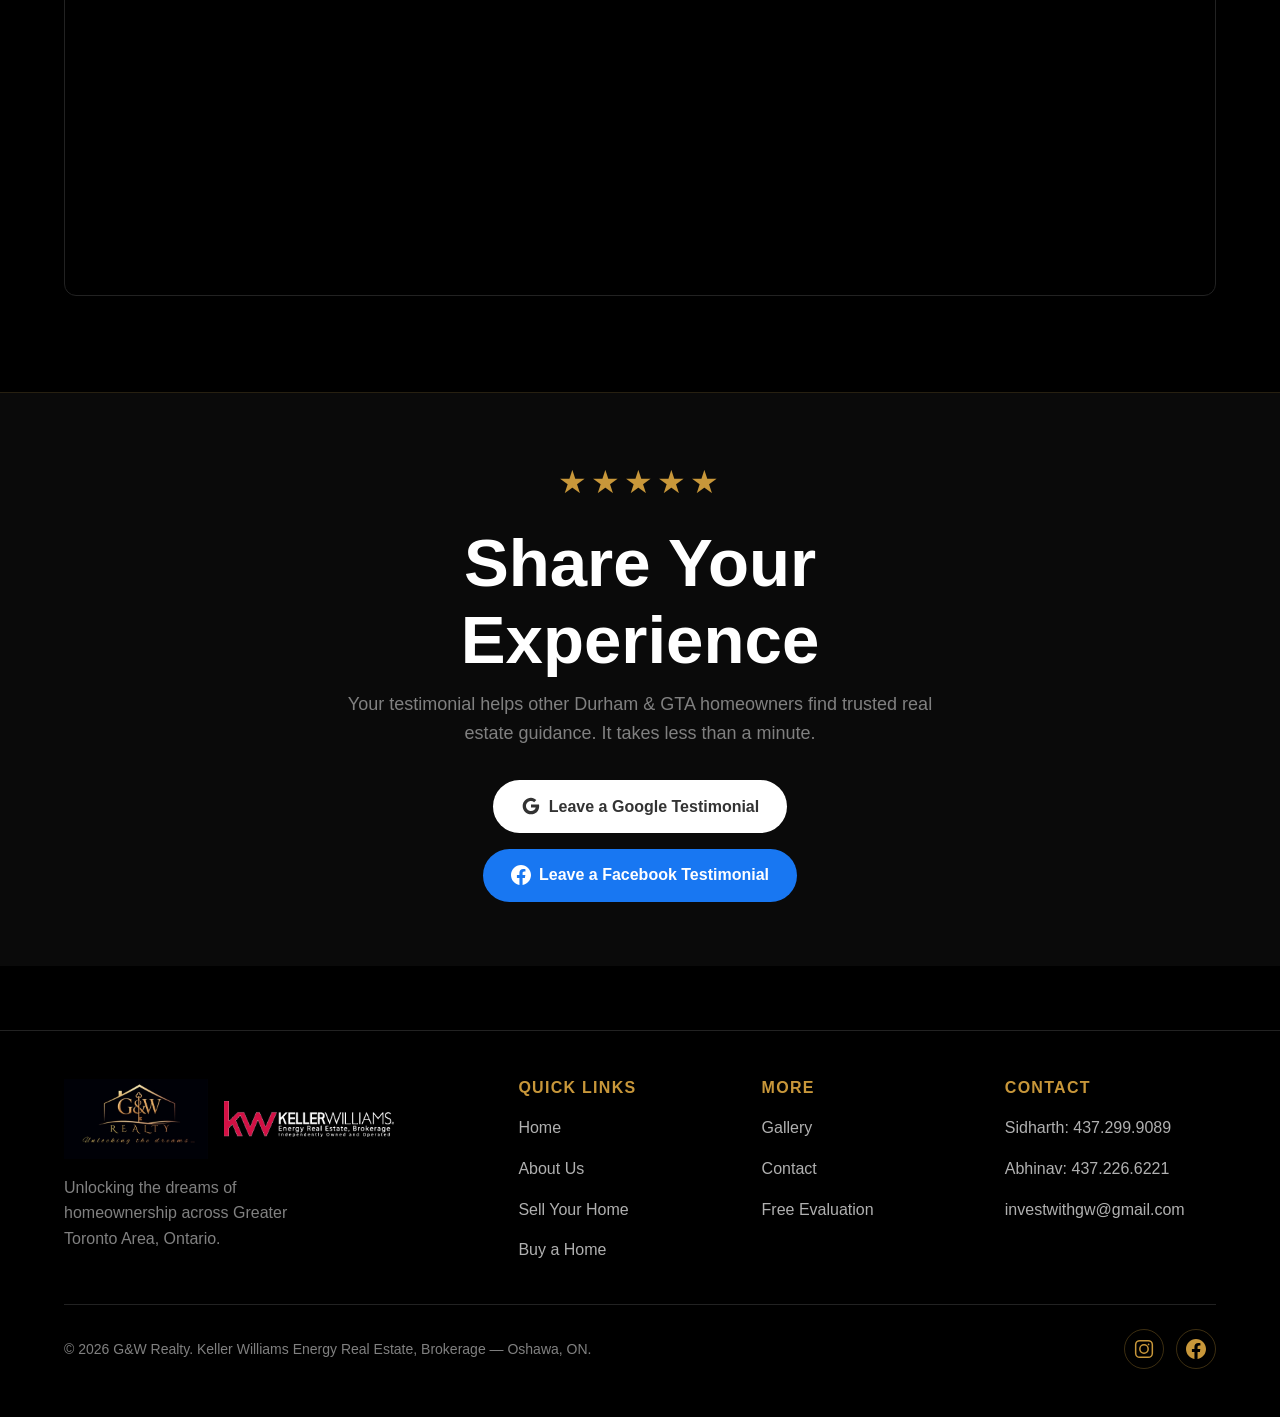
<file: contact.html>
<!DOCTYPE html>
<html lang="en" data-theme="dark">
<head>
  <meta charset="UTF-8">
  <meta name="viewport" content="width=device-width, initial-scale=1.0">
  <title>Contact Us — G&W Realty | Durham Region Real Estate</title>
  <meta name="description" content="Get in touch with G&W Realty — Sidharth Gaba and Abhinav Wadhawan. Serving Durham Region, Ontario from our Oshawa office.">
  <link href="https://api.fontshare.com/v2/css?f[]=cabinet-grotesk@400,500,700,800&f[]=satoshi@300,400,500,700&display=swap" rel="stylesheet">
  <link rel="stylesheet" href="style.css">
  <!-- Google Analytics -->
  <script async src="https://www.googletagmanager.com/gtag/js?id=G-47VEPPMRCC"></script>
  <script>
    window.dataLayer = window.dataLayer || [];
    function gtag(){dataLayer.push(arguments);}
    gtag("js", new Date());
    gtag("config", "G-47VEPPMRCC");
  </script>
</head>
<body>

  <!-- Navigation -->
  <nav class="nav" role="navigation" aria-label="Main navigation">
    <div class="nav__inner">
      <a href="index.html" class="nav__logo" aria-label="G&W Realty Home">
        <img src="gw-logo.jpeg" alt="G&W Realty" width="120" height="44">
      </a>
      <ul class="nav__links" role="list">
        <li><a href="index.html">Home</a></li>
        <li><a href="about.html">About</a></li>
        <li><a href="sell.html">Sell</a></li>
        <li><a href="buy.html">Buy</a></li>
        <li><a href="gallery.html">Gallery</a></li>
        <li><a href="contact.html">Contact</a></li>
      </ul>
      <div class="nav__actions">
        <button class="theme-toggle" data-theme-toggle aria-label="Toggle theme">
          <svg width="18" height="18" viewBox="0 0 24 24" fill="none" stroke="currentColor" stroke-width="2"><circle cx="12" cy="12" r="5"/><path d="M12 1v2M12 21v2M4.22 4.22l1.42 1.42M18.36 18.36l1.42 1.42M1 12h2M21 12h2M4.22 19.78l1.42-1.42M18.36 5.64l1.42-1.42"/></svg>
        </button>
        <button class="hamburger" aria-label="Open menu" aria-expanded="false">
          <span></span><span></span><span></span>
        </button>
      </div>
    </div>
  </nav>

  <ul class="mobile-nav" role="list">
    <li><a href="index.html">Home</a></li>
    <li><a href="about.html">About</a></li>
    <li><a href="sell.html">Sell</a></li>
    <li><a href="buy.html">Buy</a></li>
    <li><a href="gallery.html">Gallery</a></li>
    <li><a href="contact.html">Contact</a></li>
  </ul>

  <!-- Page Hero -->
  <section class="page-hero">
    <div class="container">
      <span class="section-label reveal">Contact</span>
      <h1 class="page-hero__title reveal">Get in <span class="text-gold">Touch</span></h1>
      <p class="page-hero__subtitle reveal">Have a question or ready to get started? We'd love to hear from you.</p>
    </div>
  </section>

  <!-- Contact Grid -->
  <section>
    <div class="container">
      <div class="contact-grid">
        <!-- Contact Form -->
        <div class="reveal">
          <h2 style="font-family:var(--font-display);font-size:var(--text-xl);font-weight:700;margin-bottom:var(--space-6)">Send Us a Message</h2>
          <form class="form" style="max-width:100%" action="https://formspree.io/f/xdapqovd" method="POST">
            <input type="hidden" name="_subject" value="New Contact — G&W Realty">
            <input type="hidden" name="lead_type" value="General Contact">
            <div class="form__row">
              <div class="form__group">
                <label class="form__label" for="contact-name">Full Name</label>
                <input class="form__input" type="text" id="contact-name" name="name" placeholder="Your full name" required>
              </div>
              <div class="form__group">
                <label class="form__label" for="contact-phone">Phone Number</label>
                <input class="form__input" type="tel" id="contact-phone" name="phone" placeholder="(437) 000-0000">
              </div>
            </div>
            <div class="form__group">
              <label class="form__label" for="contact-email">Email Address</label>
              <input class="form__input" type="email" id="contact-email" name="email" placeholder="you@example.com" required>
            </div>
            <div class="form__group">
              <label class="form__label" for="contact-interest">I'm Interested In</label>
              <select class="form__select" id="contact-interest" name="interest">
                <option value="">Select an option</option>
                <option value="Selling my home">Selling my home</option>
                <option value="Buying a home">Buying a home</option>
                <option value="Free home evaluation">Free home evaluation</option>
                <option value="General inquiry">General inquiry</option>
              </select>
            </div>
            <div class="form__group">
              <label class="form__label" for="contact-message">Message</label>
              <textarea class="form__textarea" id="contact-message" name="message" placeholder="Tell us how we can help..." required></textarea>
            </div>
            <button type="submit" class="btn btn--gold btn--lg" style="width:100%">Send Message</button>
          </form>
        </div>

        <!-- Contact Info -->
        <div class="reveal reveal-delay-1">
          <h2 style="font-family:var(--font-display);font-size:var(--text-xl);font-weight:700;margin-bottom:var(--space-8)">Contact Information</h2>
          <div class="contact-info">
            <div class="contact-info__item">
              <div class="contact-info__icon">
                <svg viewBox="0 0 24 24" fill="none" stroke="currentColor" stroke-width="2"><path d="M22 16.92v3a2 2 0 0 1-2.18 2 19.79 19.79 0 0 1-8.63-3.07 19.5 19.5 0 0 1-6-6 19.79 19.79 0 0 1-3.07-8.67A2 2 0 0 1 4.11 2h3a2 2 0 0 1 2 1.72c.127.96.361 1.903.7 2.81a2 2 0 0 1-.45 2.11L8.09 9.91a16 16 0 0 0 6 6l1.27-1.27a2 2 0 0 1 2.11-.45c.907.339 1.85.573 2.81.7A2 2 0 0 1 22 16.92z"/></svg>
              </div>
              <div>
                <p class="contact-info__label">Sidharth Gaba</p>
                <p class="contact-info__value"><a href="tel:4372999089">437.299.9089</a></p>
              </div>
            </div>
            <div class="contact-info__item">
              <div class="contact-info__icon">
                <svg viewBox="0 0 24 24" fill="none" stroke="currentColor" stroke-width="2"><path d="M22 16.92v3a2 2 0 0 1-2.18 2 19.79 19.79 0 0 1-8.63-3.07 19.5 19.5 0 0 1-6-6 19.79 19.79 0 0 1-3.07-8.67A2 2 0 0 1 4.11 2h3a2 2 0 0 1 2 1.72c.127.96.361 1.903.7 2.81a2 2 0 0 1-.45 2.11L8.09 9.91a16 16 0 0 0 6 6l1.27-1.27a2 2 0 0 1 2.11-.45c.907.339 1.85.573 2.81.7A2 2 0 0 1 22 16.92z"/></svg>
              </div>
              <div>
                <p class="contact-info__label">Abhinav Wadhawan</p>
                <p class="contact-info__value"><a href="tel:4372266221">437.226.6221</a></p>
              </div>
            </div>
            <div class="contact-info__item">
              <div class="contact-info__icon">
                <svg viewBox="0 0 24 24" fill="none" stroke="currentColor" stroke-width="2"><path d="M4 4h16c1.1 0 2 .9 2 2v12c0 1.1-.9 2-2 2H4c-1.1 0-2-.9-2-2V6c0-1.1.9-2 2-2z"/><polyline points="22,6 12,13 2,6"/></svg>
              </div>
              <div>
                <p class="contact-info__label">Email</p>
                <p class="contact-info__value"><a href="mailto:investwithgw@gmail.com">investwithgw@gmail.com</a></p>
              </div>
            </div>
            <div class="contact-info__item">
              <div class="contact-info__icon">
                <svg viewBox="0 0 24 24" fill="none" stroke="currentColor" stroke-width="2"><path d="M21 10c0 7-9 13-9 13s-9-6-9-13a9 9 0 0 1 18 0z"/><circle cx="12" cy="10" r="3"/></svg>
              </div>
              <div>
                <p class="contact-info__label">Office</p>
                <p class="contact-info__value">Keller Williams Energy Real Estate, Brokerage<br>Oshawa, Ontario</p>
              </div>
            </div>
            <div class="contact-info__item">
              <div class="contact-info__icon">
                <svg viewBox="0 0 24 24" fill="none" stroke="currentColor" stroke-width="2"><circle cx="12" cy="12" r="10"/><polyline points="12 6 12 12 16 14"/></svg>
              </div>
              <div>
                <p class="contact-info__label">Response Time</p>
                <p class="contact-info__value">We respond within 24 hours</p>
              </div>
            </div>
          </div>

          <!-- KW Branding -->
          <div class="kw-branding reveal" style="margin-top:var(--space-8)">
            <img src="kw-logo.png" alt="Keller Williams Energy" loading="lazy">
            <div>
              <p class="kw-branding__text"><strong style="color:var(--color-text)">Keller Williams Energy</strong><br>Real Estate, Brokerage — Oshawa, ON</p>
            </div>
          </div>
        </div>
      </div>
    </div>
  </section>

  <!-- Google Maps -->
  <section>
    <div class="container">
      <div class="section-header reveal">
        <span class="section-label">Location</span>
        <h2 class="section-title">Find Us in Oshawa</h2>
      </div>
      <div class="map-wrap reveal">
        <iframe
          src="https://www.google.com/maps/embed?pb=!1m18!1m12!1m3!1d92178.46478454977!2d-78.91696839999999!3d43.897159!2m3!1f0!2f0!3f0!3m2!1i1024!2i768!4f13.1!3m3!1m2!1s0x89d51b9e198fa53b%3A0x5e8b2d00c14a7c31!2sOshawa%2C%20ON!5e0!3m2!1sen!2sca!4v1704067200000!5m2!1sen!2sca"
          width="100%"
          height="400"
          style="border:0;"
          allowfullscreen=""
          loading="lazy"
          referrerpolicy="no-referrer-when-downgrade"
          title="Oshawa, Ontario — G&W Realty Service Area"
        ></iframe>
      </div>
    </div>
  </section>


  <!-- Leave a Review -->
  <section class="review-section">
    <div class="container">
      <div class="review-inner reveal">
        <div class="review-stars">&#9733;&#9733;&#9733;&#9733;&#9733;</div>
        <h2 class="review-title">Share Your Experience</h2>
        <p class="review-subtitle">Your testimonial helps other Durham &amp; GTA homeowners find trusted real estate guidance. It takes less than a minute.</p>
        <div class="review-btns">
          <a href="https://share.google/AxCrfMbP7HYk20B0r" target="_blank" rel="noopener" class="btn-review btn-review--google">
            <svg width="20" height="20" viewBox="0 0 24 24" fill="currentColor" aria-hidden="true"><path d="M21.8 10.2H12v3.6h5.6c-.5 2.5-2.7 4.2-5.6 4.2-3.3 0-6-2.7-6-6s2.7-6 6-6c1.5 0 2.8.5 3.8 1.4l2.6-2.6C16.8 3.2 14.6 2 12 2 6.5 2 2 6.5 2 12s4.5 10 10 10c5.5 0 9.8-4 9.8-9.8 0-.7-.1-1.4-.2-2z"/></svg>
            Leave a Google Testimonial
          </a>
          <a href="https://www.facebook.com/profile.php?id=61574235196462" target="_blank" rel="noopener" class="btn-review btn-review--facebook">
            <svg width="20" height="20" viewBox="0 0 24 24" fill="currentColor" aria-hidden="true"><path d="M24 12.07C24 5.41 18.63 0 12 0S0 5.41 0 12.07C0 18.1 4.39 23.1 10.13 24v-8.44H7.08v-3.49h3.04V9.41c0-3.02 1.8-4.7 4.54-4.7 1.31 0 2.68.24 2.68.24v2.97h-1.51c-1.49 0-1.95.93-1.95 1.88v2.27h3.32l-.53 3.49h-2.79V24C19.61 23.1 24 18.1 24 12.07z"/></svg>
            Leave a Facebook Testimonial
          </a>
        </div>
      </div>
    </div>
  </section>

  <!-- Footer -->
  <footer class="footer">
    <div class="container">
      <div class="footer__grid">
        <div class="footer__brand">
          <div class="footer__logos">
            <img src="gw-logo.jpeg" alt="G&W Realty" height="40">
            <img src="kw-logo.png" alt="Keller Williams Energy" height="36">
          </div>
          <p class="footer__tagline">Unlocking the dreams of homeownership across Greater Toronto Area, Ontario.</p>
        </div>
        <div>
          <h4 class="footer__heading">Quick Links</h4>
          <ul class="footer__links" role="list">
            <li><a href="index.html">Home</a></li>
            <li><a href="about.html">About Us</a></li>
            <li><a href="sell.html">Sell Your Home</a></li>
            <li><a href="buy.html">Buy a Home</a></li>
          </ul>
        </div>
        <div>
          <h4 class="footer__heading">More</h4>
          <ul class="footer__links" role="list">
            <li><a href="gallery.html">Gallery</a></li>
            <li><a href="contact.html">Contact</a></li>
            <li><a href="https://contact.investwithgw.ca" target="_blank" rel="noopener">Free Evaluation</a></li>
          </ul>
        </div>
        <div>
          <h4 class="footer__heading">Contact</h4>
          <ul class="footer__links" role="list">
            <li><a href="tel:4372999089">Sidharth: 437.299.9089</a></li>
            <li><a href="tel:4372266221">Abhinav: 437.226.6221</a></li>
            <li><a href="mailto:investwithgw@gmail.com">investwithgw@gmail.com</a></li>
          </ul>
        </div>
      </div>
      <div class="footer__bottom">
        <p class="footer__copyright">&copy; 2026 G&amp;W Realty. Keller Williams Energy Real Estate, Brokerage &mdash; Oshawa, ON.</p>
        <div class="footer__social">
          <a href="https://www.instagram.com/investwithgw" target="_blank" rel="noopener" aria-label="Instagram" class="social-icon">
            <svg width="20" height="20" viewBox="0 0 24 24" fill="none" stroke="currentColor" stroke-width="1.8"><rect x="2" y="2" width="20" height="20" rx="5" ry="5"/><circle cx="12" cy="12" r="5"/><circle cx="17.5" cy="6.5" r="1" fill="currentColor" stroke="none"/></svg>
          </a>
          <a href="https://www.facebook.com/profile.php?id=61574235196462" target="_blank" rel="noopener" aria-label="Facebook" class="social-icon">
            <svg width="20" height="20" viewBox="0 0 24 24" fill="currentColor"><path d="M24 12.07C24 5.41 18.63 0 12 0S0 5.41 0 12.07C0 18.1 4.39 23.1 10.13 24v-8.44H7.08v-3.49h3.04V9.41c0-3.02 1.8-4.7 4.54-4.7 1.31 0 2.68.24 2.68.24v2.97h-1.51c-1.49 0-1.95.93-1.95 1.88v2.27h3.32l-.53 3.49h-2.79V24C19.61 23.1 24 18.1 24 12.07z"/></svg>
          </a>
        </div>
      </div>
    </div>
  </footer>

  <!-- Floating Call Buttons -->
  <div class="float-calls" aria-label="Quick call buttons">
    <a href="tel:4372999089" class="float-call float-call--1">
      <svg width="18" height="18" viewBox="0 0 24 24" fill="none" stroke="currentColor" stroke-width="2"><path d="M22 16.92v3a2 2 0 0 1-2.18 2 19.79 19.79 0 0 1-8.63-3.07A19.5 19.5 0 0 1 4.69 12a19.79 19.79 0 0 1-3.07-8.67A2 2 0 0 1 3.6 1.28h3a2 2 0 0 1 2 1.72 12.84 12.84 0 0 0 .7 2.81 2 2 0 0 1-.45 2.11L7.91 8.96a16 16 0 0 0 6.08 6.08l.94-.94a2 2 0 0 1 2.11-.45 12.84 12.84 0 0 0 2.81.7A2 2 0 0 1 21.72 16.92z"/></svg>
      <span>Sidharth</span>
    </a>
    <a href="tel:4372266221" class="float-call float-call--2">
      <svg width="18" height="18" viewBox="0 0 24 24" fill="none" stroke="currentColor" stroke-width="2"><path d="M22 16.92v3a2 2 0 0 1-2.18 2 19.79 19.79 0 0 1-8.63-3.07A19.5 19.5 0 0 1 4.69 12a19.79 19.79 0 0 1-3.07-8.67A2 2 0 0 1 3.6 1.28h3a2 2 0 0 1 2 1.72 12.84 12.84 0 0 0 .7 2.81 2 2 0 0 1-.45 2.11L7.91 8.96a16 16 0 0 0 6.08 6.08l.94-.94a2 2 0 0 1 2.11-.45 12.84 12.84 0 0 0 2.81.7A2 2 0 0 1 21.72 16.92z"/></svg>
      <span>Abhinav</span>
    </a>
  </div>

  <script src="main.js"></script>
</body>
</html>
</file>
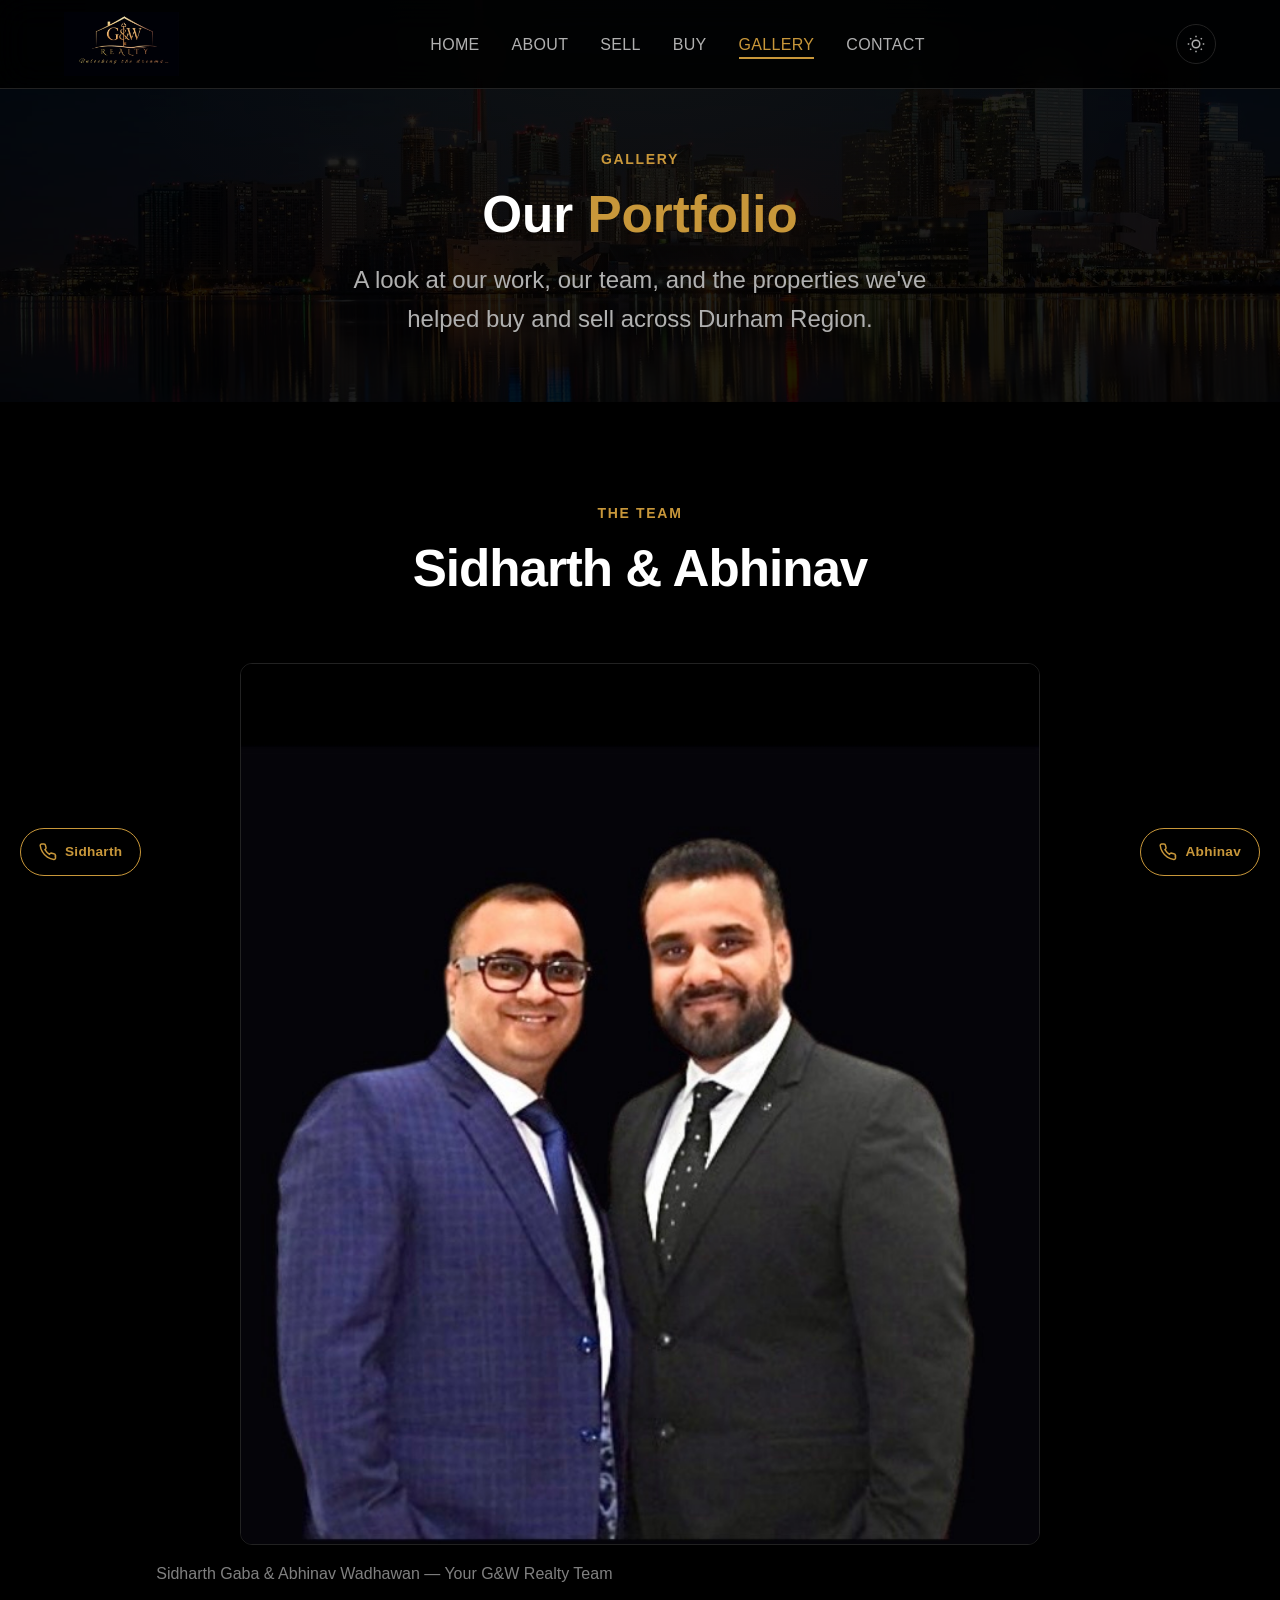
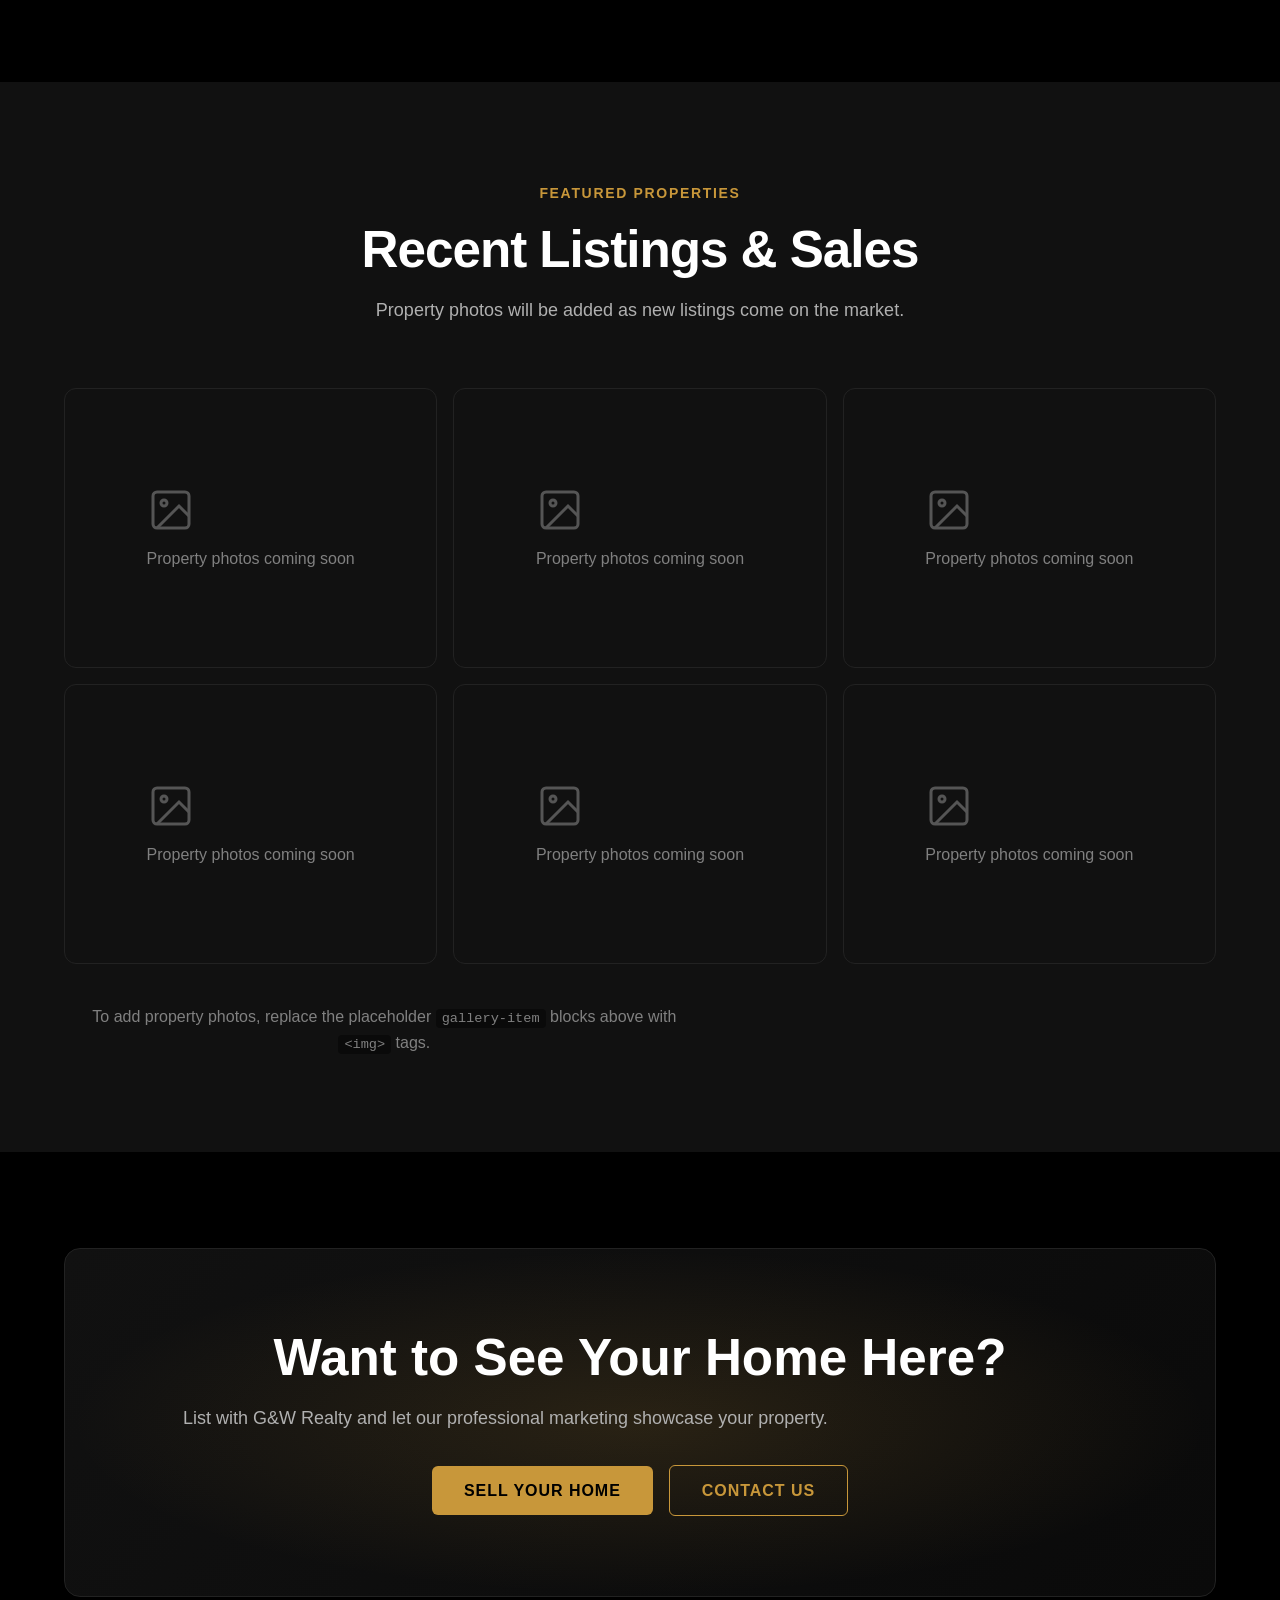
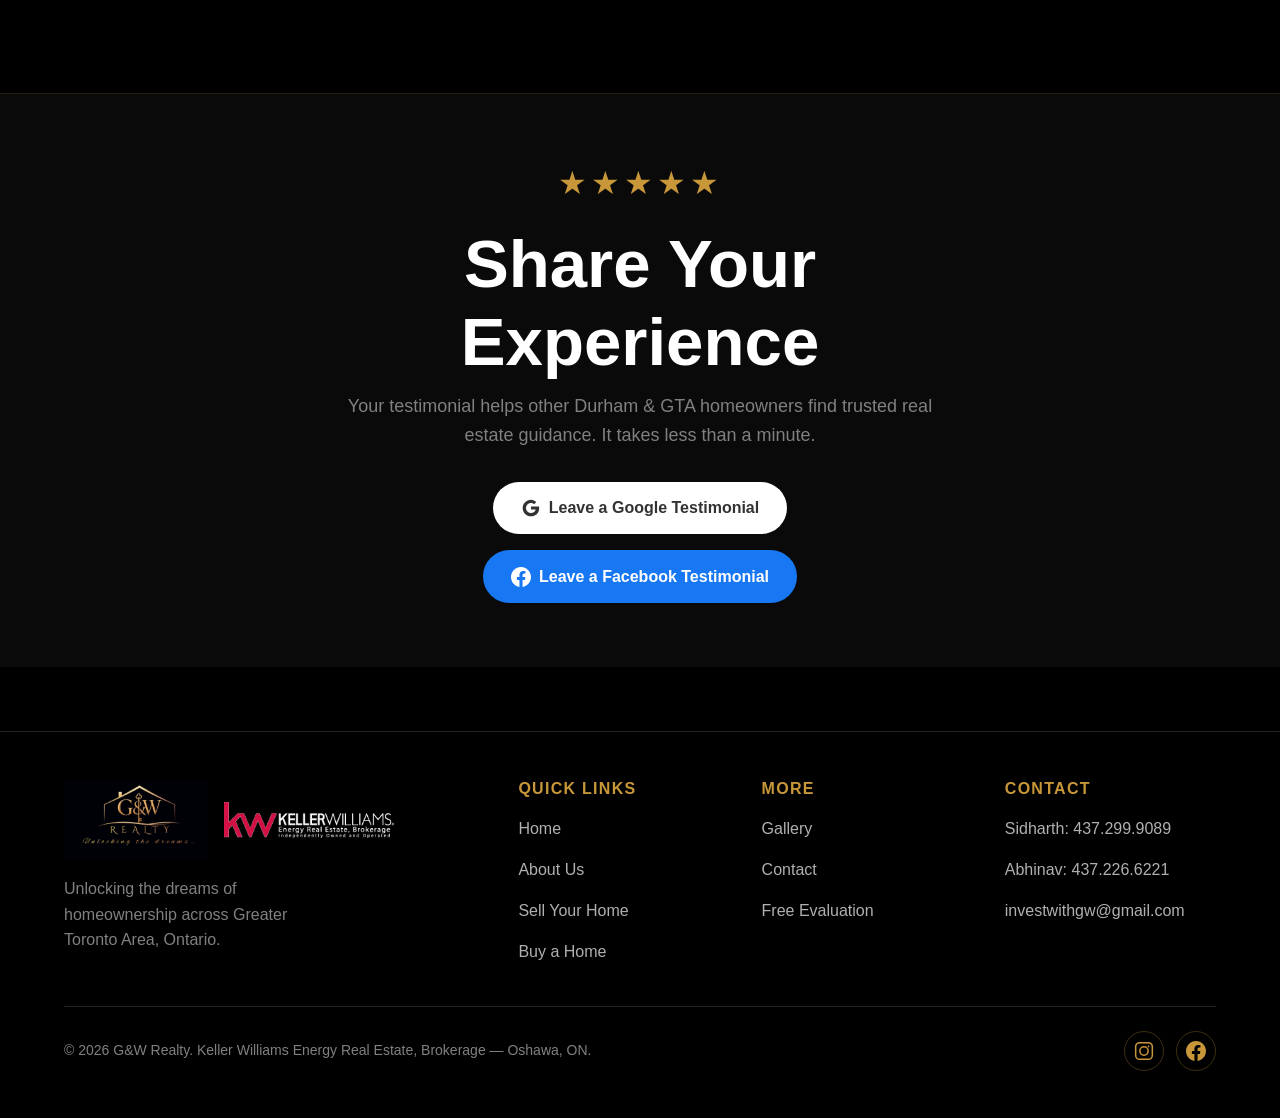
<file: gallery.html>
<!DOCTYPE html>
<html lang="en" data-theme="dark">
<head>
  <meta charset="UTF-8">
  <meta name="viewport" content="width=device-width, initial-scale=1.0">
  <title>Gallery — G&W Realty | Durham Region Real Estate</title>
  <meta name="description" content="View property photos, team photos, and featured listings from G&W Realty in Durham Region, Ontario.">
  <link href="https://api.fontshare.com/v2/css?f[]=cabinet-grotesk@400,500,700,800&f[]=satoshi@300,400,500,700&display=swap" rel="stylesheet">
  <link rel="stylesheet" href="style.css">
  <!-- Google Analytics -->
  <script async src="https://www.googletagmanager.com/gtag/js?id=G-47VEPPMRCC"></script>
  <script>
    window.dataLayer = window.dataLayer || [];
    function gtag(){dataLayer.push(arguments);}
    gtag("js", new Date());
    gtag("config", "G-47VEPPMRCC");
  </script>
</head>
<body>

  <!-- Navigation -->
  <nav class="nav" role="navigation" aria-label="Main navigation">
    <div class="nav__inner">
      <a href="index.html" class="nav__logo" aria-label="G&W Realty Home">
        <img src="gw-logo.jpeg" alt="G&W Realty" width="120" height="44">
      </a>
      <ul class="nav__links" role="list">
        <li><a href="index.html">Home</a></li>
        <li><a href="about.html">About</a></li>
        <li><a href="sell.html">Sell</a></li>
        <li><a href="buy.html">Buy</a></li>
        <li><a href="gallery.html">Gallery</a></li>
        <li><a href="contact.html">Contact</a></li>
      </ul>
      <div class="nav__actions">
        <button class="theme-toggle" data-theme-toggle aria-label="Toggle theme">
          <svg width="18" height="18" viewBox="0 0 24 24" fill="none" stroke="currentColor" stroke-width="2"><circle cx="12" cy="12" r="5"/><path d="M12 1v2M12 21v2M4.22 4.22l1.42 1.42M18.36 18.36l1.42 1.42M1 12h2M21 12h2M4.22 19.78l1.42-1.42M18.36 5.64l1.42-1.42"/></svg>
        </button>
        <button class="hamburger" aria-label="Open menu" aria-expanded="false">
          <span></span><span></span><span></span>
        </button>
      </div>
    </div>
  </nav>

  <ul class="mobile-nav" role="list">
    <li><a href="index.html">Home</a></li>
    <li><a href="about.html">About</a></li>
    <li><a href="sell.html">Sell</a></li>
    <li><a href="buy.html">Buy</a></li>
    <li><a href="gallery.html">Gallery</a></li>
    <li><a href="contact.html">Contact</a></li>
  </ul>

  <!-- Page Hero -->
  <section class="page-hero">
    <div class="container">
      <span class="section-label reveal">Gallery</span>
      <h1 class="page-hero__title reveal">Our <span class="text-gold">Portfolio</span></h1>
      <p class="page-hero__subtitle reveal">A look at our work, our team, and the properties we've helped buy and sell across Durham Region.</p>
    </div>
  </section>

  <!-- Team Photo Section -->
  <section>
    <div class="container">
      <div class="section-header reveal">
        <span class="section-label">The Team</span>
        <h2 class="section-title">Sidharth &amp; Abhinav</h2>
      </div>
      <div class="team-photo-wrap reveal" style="max-width:800px">
        <img src="team-photo.jpeg" alt="Sidharth Gaba and Abhinav Wadhawan — G&W Realty Team" loading="lazy">
      </div>
      <p class="text-center text-muted reveal" style="margin-top:var(--space-4);font-size:var(--text-sm)">Sidharth Gaba &amp; Abhinav Wadhawan — Your G&amp;W Realty Team</p>
    </div>
  </section>

  <!-- Property Gallery -->
  <section style="background:var(--color-surface-2)">
    <div class="container">
      <div class="section-header reveal">
        <span class="section-label">Featured Properties</span>
        <h2 class="section-title">Recent Listings &amp; Sales</h2>
        <p class="section-subtitle">Property photos will be added as new listings come on the market.</p>
      </div>
      <div class="gallery-grid">
        <div class="gallery-item reveal">
          <div class="gallery-placeholder">
            <div class="gallery-placeholder__icon">
              <svg width="48" height="48" viewBox="0 0 24 24" fill="none" stroke="currentColor" stroke-width="1.5"><rect x="3" y="3" width="18" height="18" rx="2" ry="2"/><circle cx="8.5" cy="8.5" r="1.5"/><polyline points="21 15 16 10 5 21"/></svg>
            </div>
            <p class="gallery-placeholder__text">Property photos coming soon</p>
          </div>
        </div>
        <div class="gallery-item reveal reveal-delay-1">
          <div class="gallery-placeholder">
            <div class="gallery-placeholder__icon">
              <svg width="48" height="48" viewBox="0 0 24 24" fill="none" stroke="currentColor" stroke-width="1.5"><rect x="3" y="3" width="18" height="18" rx="2" ry="2"/><circle cx="8.5" cy="8.5" r="1.5"/><polyline points="21 15 16 10 5 21"/></svg>
            </div>
            <p class="gallery-placeholder__text">Property photos coming soon</p>
          </div>
        </div>
        <div class="gallery-item reveal reveal-delay-2">
          <div class="gallery-placeholder">
            <div class="gallery-placeholder__icon">
              <svg width="48" height="48" viewBox="0 0 24 24" fill="none" stroke="currentColor" stroke-width="1.5"><rect x="3" y="3" width="18" height="18" rx="2" ry="2"/><circle cx="8.5" cy="8.5" r="1.5"/><polyline points="21 15 16 10 5 21"/></svg>
            </div>
            <p class="gallery-placeholder__text">Property photos coming soon</p>
          </div>
        </div>
        <div class="gallery-item reveal">
          <div class="gallery-placeholder">
            <div class="gallery-placeholder__icon">
              <svg width="48" height="48" viewBox="0 0 24 24" fill="none" stroke="currentColor" stroke-width="1.5"><rect x="3" y="3" width="18" height="18" rx="2" ry="2"/><circle cx="8.5" cy="8.5" r="1.5"/><polyline points="21 15 16 10 5 21"/></svg>
            </div>
            <p class="gallery-placeholder__text">Property photos coming soon</p>
          </div>
        </div>
        <div class="gallery-item reveal reveal-delay-1">
          <div class="gallery-placeholder">
            <div class="gallery-placeholder__icon">
              <svg width="48" height="48" viewBox="0 0 24 24" fill="none" stroke="currentColor" stroke-width="1.5"><rect x="3" y="3" width="18" height="18" rx="2" ry="2"/><circle cx="8.5" cy="8.5" r="1.5"/><polyline points="21 15 16 10 5 21"/></svg>
            </div>
            <p class="gallery-placeholder__text">Property photos coming soon</p>
          </div>
        </div>
        <div class="gallery-item reveal reveal-delay-2">
          <div class="gallery-placeholder">
            <div class="gallery-placeholder__icon">
              <svg width="48" height="48" viewBox="0 0 24 24" fill="none" stroke="currentColor" stroke-width="1.5"><rect x="3" y="3" width="18" height="18" rx="2" ry="2"/><circle cx="8.5" cy="8.5" r="1.5"/><polyline points="21 15 16 10 5 21"/></svg>
            </div>
            <p class="gallery-placeholder__text">Property photos coming soon</p>
          </div>
        </div>
      </div>
      <!-- Instructions for adding photos -->
      <div class="text-center reveal" style="margin-top:var(--space-10)">
        <p style="color:var(--color-text-muted);font-size:var(--text-sm)">
          To add property photos, replace the placeholder <code style="background:var(--color-surface);padding:2px 6px;border-radius:4px;font-size:0.85em">gallery-item</code> blocks above with <code style="background:var(--color-surface);padding:2px 6px;border-radius:4px;font-size:0.85em">&lt;img&gt;</code> tags.
        </p>
      </div>
    </div>
  </section>

  <!-- CTA -->
  <section>
    <div class="container">
      <div class="cta-banner reveal">
        <h2 class="cta-banner__title">Want to See Your Home Here?</h2>
        <p class="cta-banner__text">List with G&amp;W Realty and let our professional marketing showcase your property.</p>
        <div class="btn-group" style="position:relative">
          <a href="sell.html" class="btn btn--gold">Sell Your Home</a>
          <a href="contact.html" class="btn btn--outline">Contact Us</a>
        </div>
      </div>
    </div>
  </section>


  <!-- Leave a Review -->
  <section class="review-section">
    <div class="container">
      <div class="review-inner reveal">
        <div class="review-stars">&#9733;&#9733;&#9733;&#9733;&#9733;</div>
        <h2 class="review-title">Share Your Experience</h2>
        <p class="review-subtitle">Your testimonial helps other Durham &amp; GTA homeowners find trusted real estate guidance. It takes less than a minute.</p>
        <div class="review-btns">
          <a href="https://share.google/AxCrfMbP7HYk20B0r" target="_blank" rel="noopener" class="btn-review btn-review--google">
            <svg width="20" height="20" viewBox="0 0 24 24" fill="currentColor" aria-hidden="true"><path d="M21.8 10.2H12v3.6h5.6c-.5 2.5-2.7 4.2-5.6 4.2-3.3 0-6-2.7-6-6s2.7-6 6-6c1.5 0 2.8.5 3.8 1.4l2.6-2.6C16.8 3.2 14.6 2 12 2 6.5 2 2 6.5 2 12s4.5 10 10 10c5.5 0 9.8-4 9.8-9.8 0-.7-.1-1.4-.2-2z"/></svg>
            Leave a Google Testimonial
          </a>
          <a href="https://www.facebook.com/profile.php?id=61574235196462" target="_blank" rel="noopener" class="btn-review btn-review--facebook">
            <svg width="20" height="20" viewBox="0 0 24 24" fill="currentColor" aria-hidden="true"><path d="M24 12.07C24 5.41 18.63 0 12 0S0 5.41 0 12.07C0 18.1 4.39 23.1 10.13 24v-8.44H7.08v-3.49h3.04V9.41c0-3.02 1.8-4.7 4.54-4.7 1.31 0 2.68.24 2.68.24v2.97h-1.51c-1.49 0-1.95.93-1.95 1.88v2.27h3.32l-.53 3.49h-2.79V24C19.61 23.1 24 18.1 24 12.07z"/></svg>
            Leave a Facebook Testimonial
          </a>
        </div>
      </div>
    </div>
  </section>

  <!-- Footer -->
  <footer class="footer">
    <div class="container">
      <div class="footer__grid">
        <div class="footer__brand">
          <div class="footer__logos">
            <img src="gw-logo.jpeg" alt="G&W Realty" height="40">
            <img src="kw-logo.png" alt="Keller Williams Energy" height="36">
          </div>
          <p class="footer__tagline">Unlocking the dreams of homeownership across Greater Toronto Area, Ontario.</p>
        </div>
        <div>
          <h4 class="footer__heading">Quick Links</h4>
          <ul class="footer__links" role="list">
            <li><a href="index.html">Home</a></li>
            <li><a href="about.html">About Us</a></li>
            <li><a href="sell.html">Sell Your Home</a></li>
            <li><a href="buy.html">Buy a Home</a></li>
          </ul>
        </div>
        <div>
          <h4 class="footer__heading">More</h4>
          <ul class="footer__links" role="list">
            <li><a href="gallery.html">Gallery</a></li>
            <li><a href="contact.html">Contact</a></li>
            <li><a href="https://contact.investwithgw.ca" target="_blank" rel="noopener">Free Evaluation</a></li>
          </ul>
        </div>
        <div>
          <h4 class="footer__heading">Contact</h4>
          <ul class="footer__links" role="list">
            <li><a href="tel:4372999089">Sidharth: 437.299.9089</a></li>
            <li><a href="tel:4372266221">Abhinav: 437.226.6221</a></li>
            <li><a href="mailto:investwithgw@gmail.com">investwithgw@gmail.com</a></li>
          </ul>
        </div>
      </div>
      <div class="footer__bottom">
        <p class="footer__copyright">&copy; 2026 G&amp;W Realty. Keller Williams Energy Real Estate, Brokerage &mdash; Oshawa, ON.</p>
        <div class="footer__social">
          <a href="https://www.instagram.com/investwithgw" target="_blank" rel="noopener" aria-label="Instagram" class="social-icon">
            <svg width="20" height="20" viewBox="0 0 24 24" fill="none" stroke="currentColor" stroke-width="1.8"><rect x="2" y="2" width="20" height="20" rx="5" ry="5"/><circle cx="12" cy="12" r="5"/><circle cx="17.5" cy="6.5" r="1" fill="currentColor" stroke="none"/></svg>
          </a>
          <a href="https://www.facebook.com/profile.php?id=61574235196462" target="_blank" rel="noopener" aria-label="Facebook" class="social-icon">
            <svg width="20" height="20" viewBox="0 0 24 24" fill="currentColor"><path d="M24 12.07C24 5.41 18.63 0 12 0S0 5.41 0 12.07C0 18.1 4.39 23.1 10.13 24v-8.44H7.08v-3.49h3.04V9.41c0-3.02 1.8-4.7 4.54-4.7 1.31 0 2.68.24 2.68.24v2.97h-1.51c-1.49 0-1.95.93-1.95 1.88v2.27h3.32l-.53 3.49h-2.79V24C19.61 23.1 24 18.1 24 12.07z"/></svg>
          </a>
        </div>
      </div>
    </div>
  </footer>

  <!-- Floating Call Buttons -->
  <div class="float-calls" aria-label="Quick call buttons">
    <a href="tel:4372999089" class="float-call float-call--1">
      <svg width="18" height="18" viewBox="0 0 24 24" fill="none" stroke="currentColor" stroke-width="2"><path d="M22 16.92v3a2 2 0 0 1-2.18 2 19.79 19.79 0 0 1-8.63-3.07A19.5 19.5 0 0 1 4.69 12a19.79 19.79 0 0 1-3.07-8.67A2 2 0 0 1 3.6 1.28h3a2 2 0 0 1 2 1.72 12.84 12.84 0 0 0 .7 2.81 2 2 0 0 1-.45 2.11L7.91 8.96a16 16 0 0 0 6.08 6.08l.94-.94a2 2 0 0 1 2.11-.45 12.84 12.84 0 0 0 2.81.7A2 2 0 0 1 21.72 16.92z"/></svg>
      <span>Sidharth</span>
    </a>
    <a href="tel:4372266221" class="float-call float-call--2">
      <svg width="18" height="18" viewBox="0 0 24 24" fill="none" stroke="currentColor" stroke-width="2"><path d="M22 16.92v3a2 2 0 0 1-2.18 2 19.79 19.79 0 0 1-8.63-3.07A19.5 19.5 0 0 1 4.69 12a19.79 19.79 0 0 1-3.07-8.67A2 2 0 0 1 3.6 1.28h3a2 2 0 0 1 2 1.72 12.84 12.84 0 0 0 .7 2.81 2 2 0 0 1-.45 2.11L7.91 8.96a16 16 0 0 0 6.08 6.08l.94-.94a2 2 0 0 1 2.11-.45 12.84 12.84 0 0 0 2.81.7A2 2 0 0 1 21.72 16.92z"/></svg>
      <span>Abhinav</span>
    </a>
  </div>

  <script src="main.js"></script>
</body>
</html>
</file>
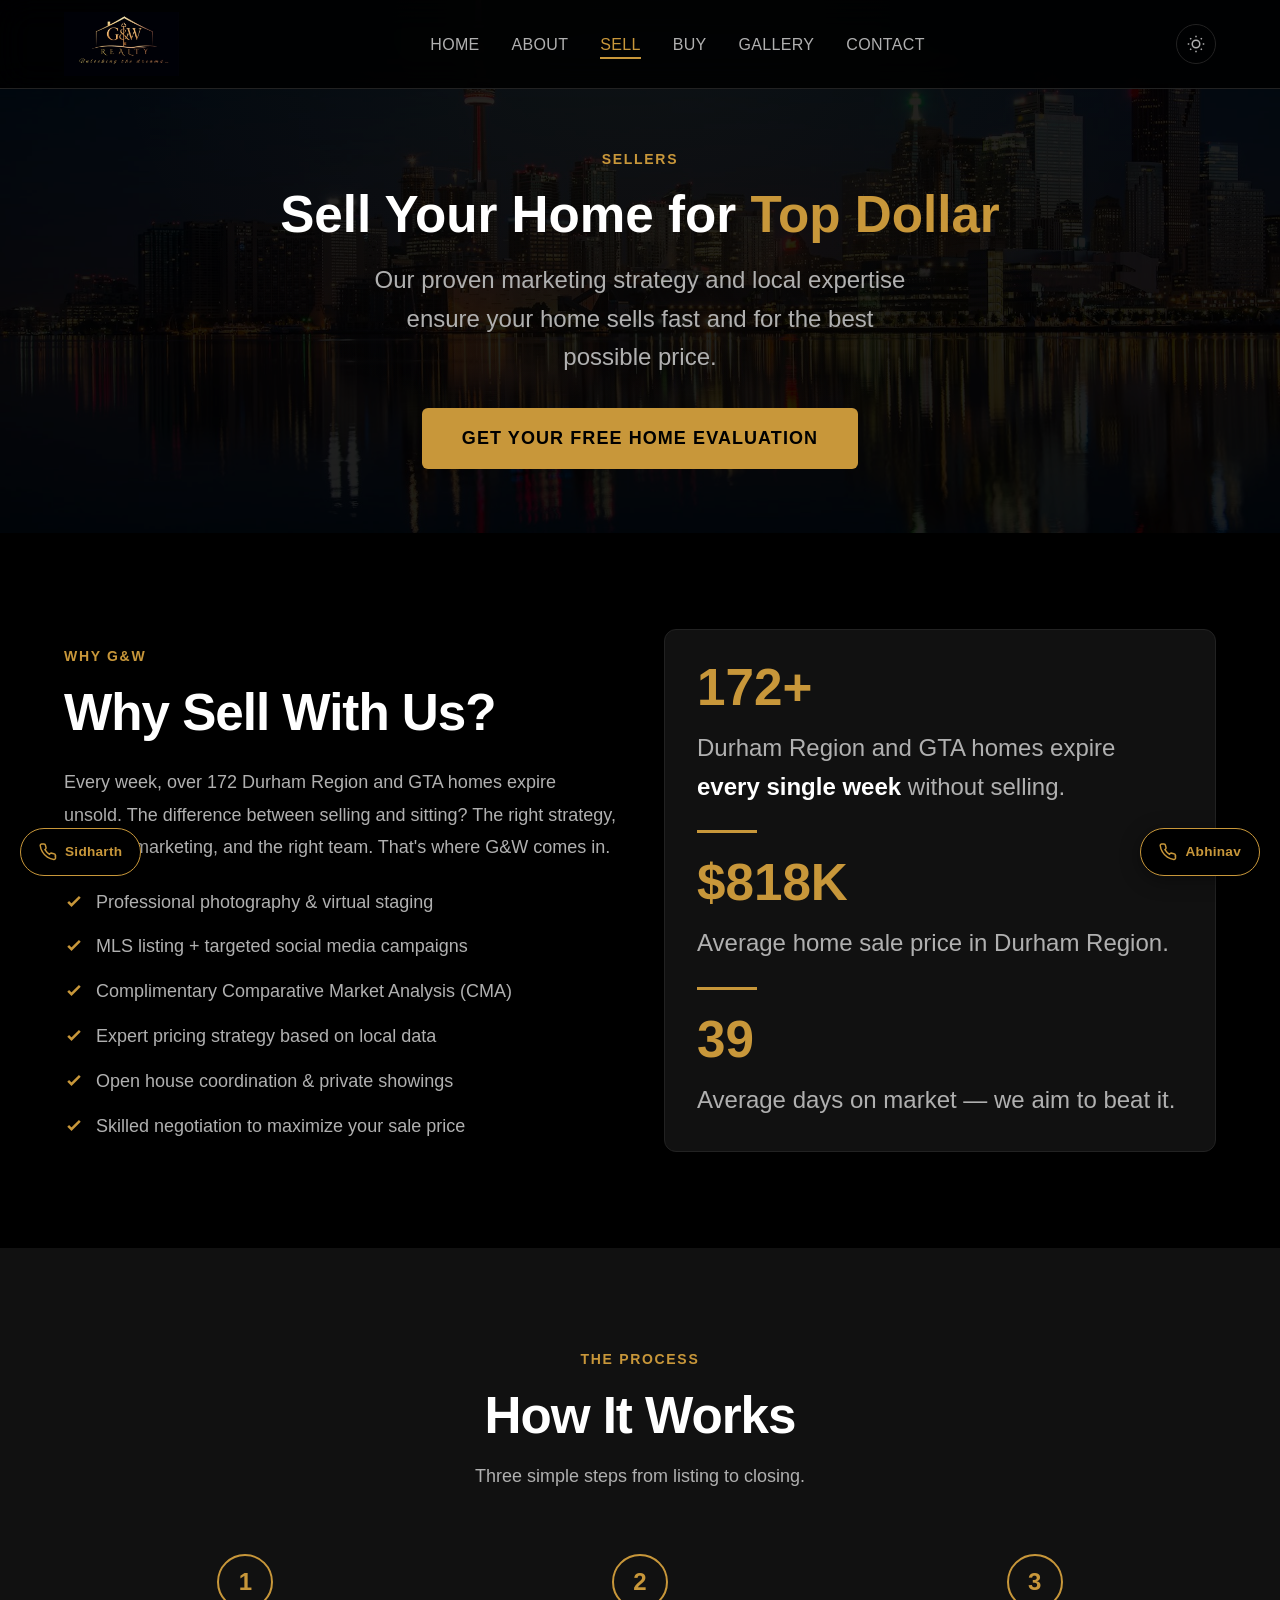
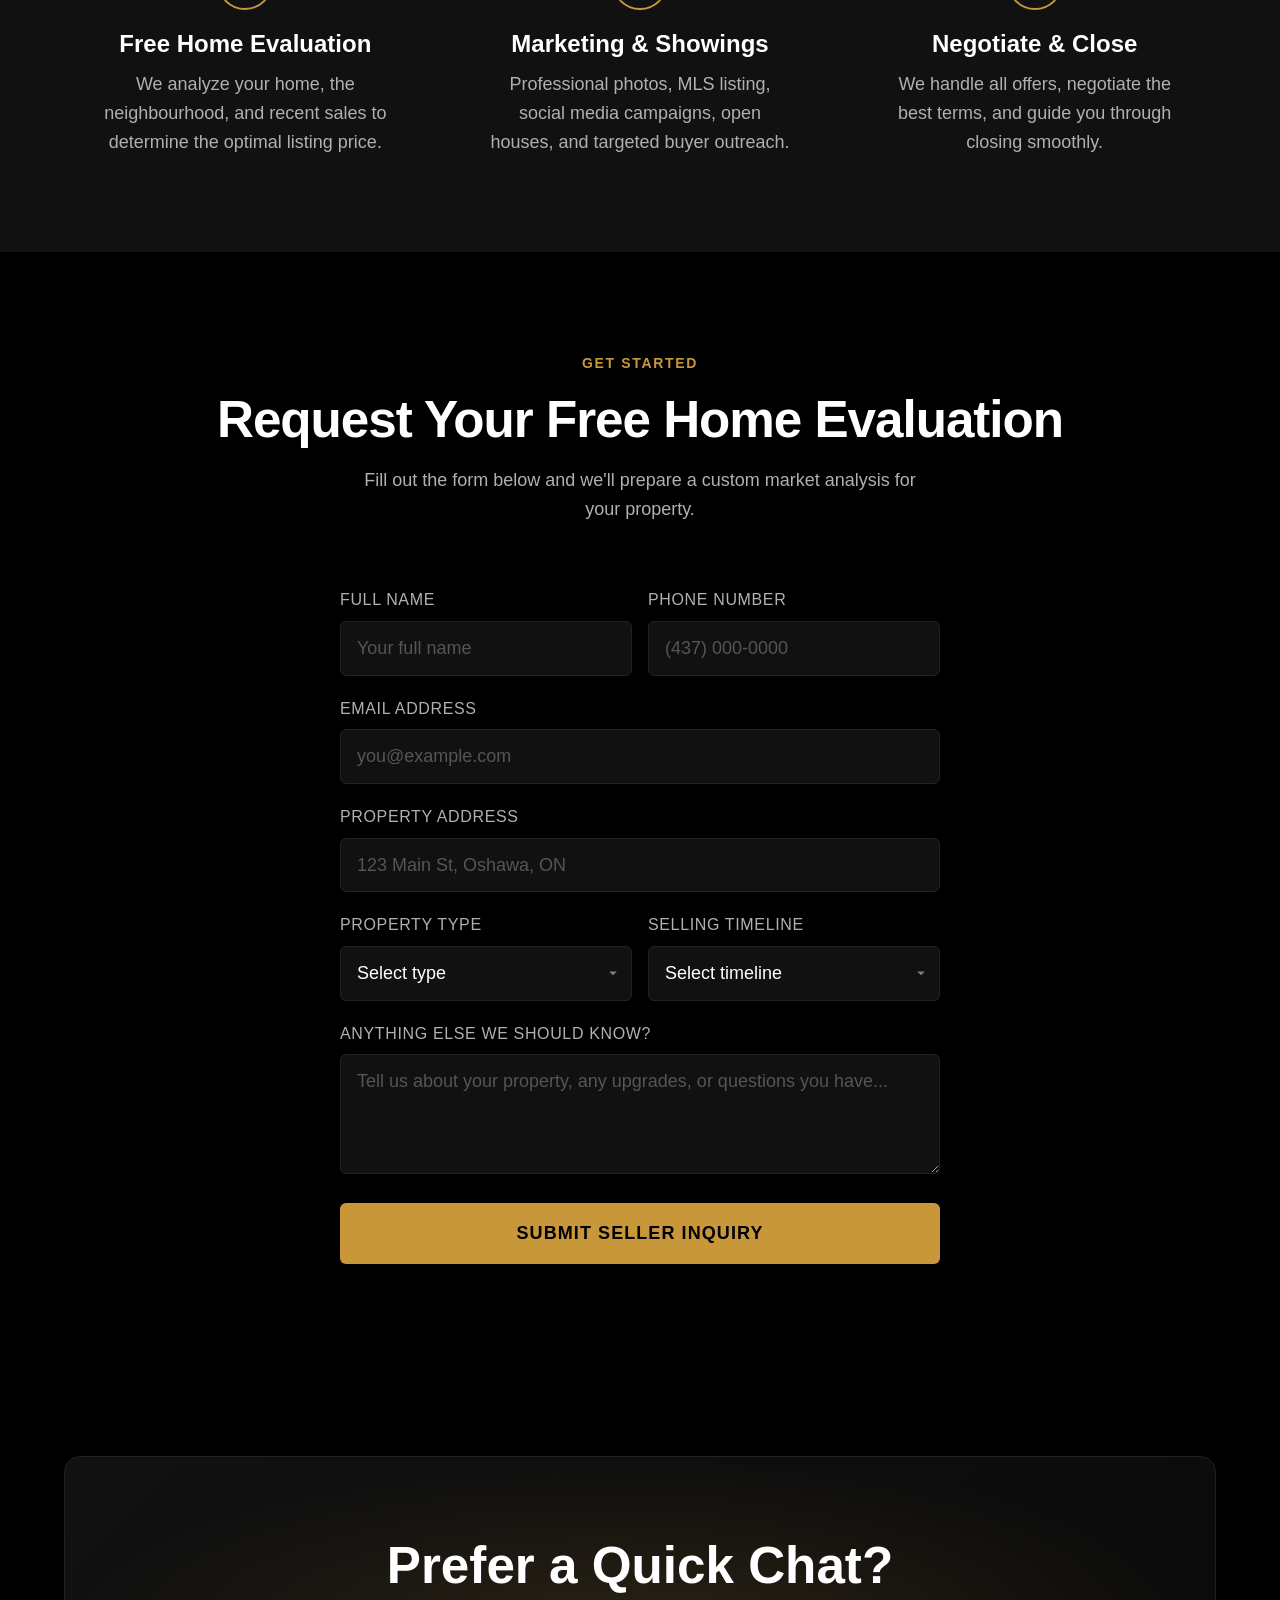
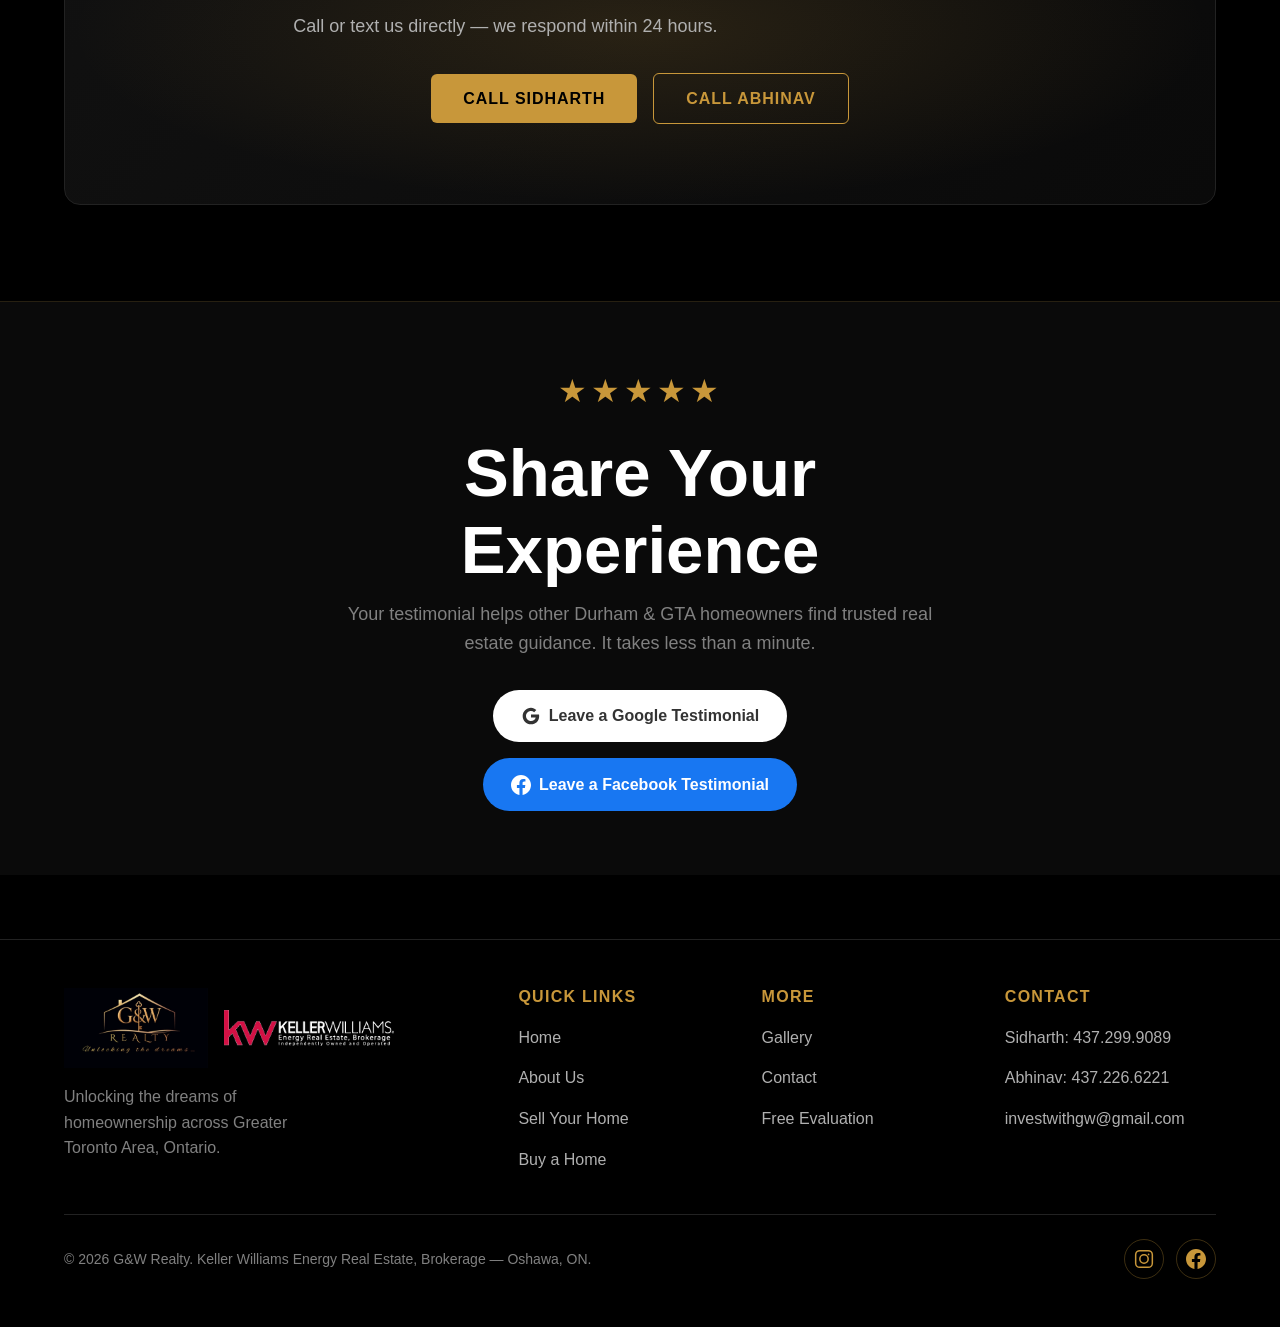
<file: sell.html>
<!DOCTYPE html>
<html lang="en" data-theme="dark">
<head>
  <meta charset="UTF-8">
  <meta name="viewport" content="width=device-width, initial-scale=1.0">
  <title>Sell Your Home — G&W Realty | Durham Region</title>
  <meta name="description" content="Sell your Durham Region home for top dollar with G&W Realty. Professional photography, MLS + social media marketing, and expert pricing strategy.">
  <link href="https://api.fontshare.com/v2/css?f[]=cabinet-grotesk@400,500,700,800&f[]=satoshi@300,400,500,700&display=swap" rel="stylesheet">
  <link rel="stylesheet" href="style.css">
  <!-- Google Analytics -->
  <script async src="https://www.googletagmanager.com/gtag/js?id=G-47VEPPMRCC"></script>
  <script>
    window.dataLayer = window.dataLayer || [];
    function gtag(){dataLayer.push(arguments);}
    gtag("js", new Date());
    gtag("config", "G-47VEPPMRCC");
  </script>
</head>
<body>

  <!-- Navigation -->
  <nav class="nav" role="navigation" aria-label="Main navigation">
    <div class="nav__inner">
      <a href="index.html" class="nav__logo" aria-label="G&W Realty Home">
        <img src="gw-logo.jpeg" alt="G&W Realty" width="120" height="44">
      </a>
      <ul class="nav__links" role="list">
        <li><a href="index.html">Home</a></li>
        <li><a href="about.html">About</a></li>
        <li><a href="sell.html">Sell</a></li>
        <li><a href="buy.html">Buy</a></li>
        <li><a href="gallery.html">Gallery</a></li>
        <li><a href="contact.html">Contact</a></li>
      </ul>
      <div class="nav__actions">
        <button class="theme-toggle" data-theme-toggle aria-label="Toggle theme">
          <svg width="18" height="18" viewBox="0 0 24 24" fill="none" stroke="currentColor" stroke-width="2"><circle cx="12" cy="12" r="5"/><path d="M12 1v2M12 21v2M4.22 4.22l1.42 1.42M18.36 18.36l1.42 1.42M1 12h2M21 12h2M4.22 19.78l1.42-1.42M18.36 5.64l1.42-1.42"/></svg>
        </button>
        <button class="hamburger" aria-label="Open menu" aria-expanded="false">
          <span></span><span></span><span></span>
        </button>
      </div>
    </div>
  </nav>

  <ul class="mobile-nav" role="list">
    <li><a href="index.html">Home</a></li>
    <li><a href="about.html">About</a></li>
    <li><a href="sell.html">Sell</a></li>
    <li><a href="buy.html">Buy</a></li>
    <li><a href="gallery.html">Gallery</a></li>
    <li><a href="contact.html">Contact</a></li>
  </ul>

  <!-- Page Hero -->
  <section class="page-hero">
    <div class="container">
      <span class="section-label reveal">Sellers</span>
      <h1 class="page-hero__title reveal">Sell Your Home for <span class="text-gold">Top Dollar</span></h1>
      <p class="page-hero__subtitle reveal">Our proven marketing strategy and local expertise ensure your home sells fast and for the best possible price.</p>
      <div class="btn-group reveal" style="margin-top:var(--space-8)">
        <a href="https://contact.investwithgw.ca" target="_blank" rel="noopener" class="btn btn--gold btn--lg">Get Your Free Home Evaluation</a>
      </div>
    </div>
  </section>

  <!-- Why Sell With Us -->
  <section>
    <div class="container">
      <div class="two-col">
        <div class="reveal">
          <span class="section-label">Why G&amp;W</span>
          <h2 class="section-title" style="margin-bottom:var(--space-6)">Why Sell With Us?</h2>
          <p style="color:var(--color-text-secondary);line-height:1.8;margin-bottom:var(--space-6)">Every week, over 172 Durham Region and GTA homes expire unsold. The difference between selling and sitting? The right strategy, the right marketing, and the right team. That's where G&amp;W comes in.</p>
          <ul class="feature-list">
            <li>Professional photography &amp; virtual staging</li>
            <li>MLS listing + targeted social media campaigns</li>
            <li>Complimentary Comparative Market Analysis (CMA)</li>
            <li>Expert pricing strategy based on local data</li>
            <li>Open house coordination &amp; private showings</li>
            <li>Skilled negotiation to maximize your sale price</li>
          </ul>
        </div>
        <div class="reveal">
          <div class="card" style="background:var(--color-surface-2)">
            <div class="stat__number" style="font-size:var(--text-2xl);margin-bottom:var(--space-4)">172+</div>
            <p style="color:var(--color-text-secondary);font-size:var(--text-lg);margin-bottom:var(--space-6)">Durham Region and GTA homes expire <strong style="color:var(--color-text)">every single week</strong> without selling.</p>
            <hr class="gold-line" style="margin:var(--space-6) 0">
            <div class="stat__number" style="font-size:var(--text-2xl);margin-bottom:var(--space-4)">$818K</div>
            <p style="color:var(--color-text-secondary);font-size:var(--text-lg);margin-bottom:var(--space-6)">Average home sale price in Durham Region.</p>
            <hr class="gold-line" style="margin:var(--space-6) 0">
            <div class="stat__number" style="font-size:var(--text-2xl);margin-bottom:var(--space-4)">39</div>
            <p style="color:var(--color-text-secondary);font-size:var(--text-lg)">Average days on market — we aim to beat it.</p>
          </div>
        </div>
      </div>
    </div>
  </section>

  <!-- How It Works -->
  <section style="background:var(--color-surface-2)">
    <div class="container">
      <div class="section-header reveal">
        <span class="section-label">The Process</span>
        <h2 class="section-title">How It Works</h2>
        <p class="section-subtitle">Three simple steps from listing to closing.</p>
      </div>
      <div class="steps">
        <div class="step reveal">
          <div class="step__number">1</div>
          <h3 class="step__title">Free Home Evaluation</h3>
          <p class="step__text">We analyze your home, the neighbourhood, and recent sales to determine the optimal listing price.</p>
        </div>
        <div class="step reveal reveal-delay-1">
          <div class="step__number">2</div>
          <h3 class="step__title">Marketing &amp; Showings</h3>
          <p class="step__text">Professional photos, MLS listing, social media campaigns, open houses, and targeted buyer outreach.</p>
        </div>
        <div class="step reveal reveal-delay-2">
          <div class="step__number">3</div>
          <h3 class="step__title">Negotiate &amp; Close</h3>
          <p class="step__text">We handle all offers, negotiate the best terms, and guide you through closing smoothly.</p>
        </div>
      </div>
    </div>
  </section>

  <!-- Seller Form -->
  <section id="seller-form">
    <div class="container">
      <div class="section-header reveal">
        <span class="section-label">Get Started</span>
        <h2 class="section-title">Request Your Free Home Evaluation</h2>
        <p class="section-subtitle">Fill out the form below and we'll prepare a custom market analysis for your property.</p>
      </div>
      <form class="form reveal" action="https://formspree.io/f/xdapqovd" method="POST">
        <input type="hidden" name="_subject" value="New Seller Lead — G&W Realty">
        <input type="hidden" name="lead_type" value="Seller">
        <div class="form__row">
          <div class="form__group">
            <label class="form__label" for="sell-name">Full Name</label>
            <input class="form__input" type="text" id="sell-name" name="name" placeholder="Your full name" required>
          </div>
          <div class="form__group">
            <label class="form__label" for="sell-phone">Phone Number</label>
            <input class="form__input" type="tel" id="sell-phone" name="phone" placeholder="(437) 000-0000" required>
          </div>
        </div>
        <div class="form__group">
          <label class="form__label" for="sell-email">Email Address</label>
          <input class="form__input" type="email" id="sell-email" name="email" placeholder="you@example.com" required>
        </div>
        <div class="form__group">
          <label class="form__label" for="sell-address">Property Address</label>
          <input class="form__input" type="text" id="sell-address" name="property_address" placeholder="123 Main St, Oshawa, ON" required>
        </div>
        <div class="form__row">
          <div class="form__group">
            <label class="form__label" for="sell-type">Property Type</label>
            <select class="form__select" id="sell-type" name="property_type">
              <option value="">Select type</option>
              <option value="Detached">Detached</option>
              <option value="Semi-Detached">Semi-Detached</option>
              <option value="Townhouse">Townhouse</option>
              <option value="Condo">Condo</option>
              <option value="Other">Other</option>
            </select>
          </div>
          <div class="form__group">
            <label class="form__label" for="sell-timeline">Selling Timeline</label>
            <select class="form__select" id="sell-timeline" name="timeline">
              <option value="">Select timeline</option>
              <option value="ASAP">As soon as possible</option>
              <option value="1-3 months">1–3 months</option>
              <option value="3-6 months">3–6 months</option>
              <option value="Just exploring">Just exploring</option>
            </select>
          </div>
        </div>
        <div class="form__group">
          <label class="form__label" for="sell-message">Anything else we should know?</label>
          <textarea class="form__textarea" id="sell-message" name="message" placeholder="Tell us about your property, any upgrades, or questions you have..."></textarea>
        </div>
        <button type="submit" class="btn btn--gold btn--lg" style="width:100%">Submit Seller Inquiry</button>
      </form>
    </div>
  </section>

  <!-- CTA -->
  <section>
    <div class="container">
      <div class="cta-banner reveal">
        <h2 class="cta-banner__title">Prefer a Quick Chat?</h2>
        <p class="cta-banner__text">Call or text us directly — we respond within 24 hours.</p>
        <div class="btn-group" style="position:relative">
          <a href="tel:4372999089" class="btn btn--gold">Call Sidharth</a>
          <a href="tel:4372266221" class="btn btn--outline">Call Abhinav</a>
        </div>
      </div>
    </div>
  </section>


  <!-- Leave a Review -->
  <section class="review-section">
    <div class="container">
      <div class="review-inner reveal">
        <div class="review-stars">&#9733;&#9733;&#9733;&#9733;&#9733;</div>
        <h2 class="review-title">Share Your Experience</h2>
        <p class="review-subtitle">Your testimonial helps other Durham &amp; GTA homeowners find trusted real estate guidance. It takes less than a minute.</p>
        <div class="review-btns">
          <a href="https://share.google/AxCrfMbP7HYk20B0r" target="_blank" rel="noopener" class="btn-review btn-review--google">
            <svg width="20" height="20" viewBox="0 0 24 24" fill="currentColor" aria-hidden="true"><path d="M21.8 10.2H12v3.6h5.6c-.5 2.5-2.7 4.2-5.6 4.2-3.3 0-6-2.7-6-6s2.7-6 6-6c1.5 0 2.8.5 3.8 1.4l2.6-2.6C16.8 3.2 14.6 2 12 2 6.5 2 2 6.5 2 12s4.5 10 10 10c5.5 0 9.8-4 9.8-9.8 0-.7-.1-1.4-.2-2z"/></svg>
            Leave a Google Testimonial
          </a>
          <a href="https://www.facebook.com/profile.php?id=61574235196462" target="_blank" rel="noopener" class="btn-review btn-review--facebook">
            <svg width="20" height="20" viewBox="0 0 24 24" fill="currentColor" aria-hidden="true"><path d="M24 12.07C24 5.41 18.63 0 12 0S0 5.41 0 12.07C0 18.1 4.39 23.1 10.13 24v-8.44H7.08v-3.49h3.04V9.41c0-3.02 1.8-4.7 4.54-4.7 1.31 0 2.68.24 2.68.24v2.97h-1.51c-1.49 0-1.95.93-1.95 1.88v2.27h3.32l-.53 3.49h-2.79V24C19.61 23.1 24 18.1 24 12.07z"/></svg>
            Leave a Facebook Testimonial
          </a>
        </div>
      </div>
    </div>
  </section>

  <!-- Footer -->
  <footer class="footer">
    <div class="container">
      <div class="footer__grid">
        <div class="footer__brand">
          <div class="footer__logos">
            <img src="gw-logo.jpeg" alt="G&W Realty" height="40">
            <img src="kw-logo.png" alt="Keller Williams Energy" height="36">
          </div>
          <p class="footer__tagline">Unlocking the dreams of homeownership across Greater Toronto Area, Ontario.</p>
        </div>
        <div>
          <h4 class="footer__heading">Quick Links</h4>
          <ul class="footer__links" role="list">
            <li><a href="index.html">Home</a></li>
            <li><a href="about.html">About Us</a></li>
            <li><a href="sell.html">Sell Your Home</a></li>
            <li><a href="buy.html">Buy a Home</a></li>
          </ul>
        </div>
        <div>
          <h4 class="footer__heading">More</h4>
          <ul class="footer__links" role="list">
            <li><a href="gallery.html">Gallery</a></li>
            <li><a href="contact.html">Contact</a></li>
            <li><a href="https://contact.investwithgw.ca" target="_blank" rel="noopener">Free Evaluation</a></li>
          </ul>
        </div>
        <div>
          <h4 class="footer__heading">Contact</h4>
          <ul class="footer__links" role="list">
            <li><a href="tel:4372999089">Sidharth: 437.299.9089</a></li>
            <li><a href="tel:4372266221">Abhinav: 437.226.6221</a></li>
            <li><a href="mailto:investwithgw@gmail.com">investwithgw@gmail.com</a></li>
          </ul>
        </div>
      </div>
      <div class="footer__bottom">
        <p class="footer__copyright">&copy; 2026 G&amp;W Realty. Keller Williams Energy Real Estate, Brokerage &mdash; Oshawa, ON.</p>
        <div class="footer__social">
          <a href="https://www.instagram.com/investwithgw" target="_blank" rel="noopener" aria-label="Instagram" class="social-icon">
            <svg width="20" height="20" viewBox="0 0 24 24" fill="none" stroke="currentColor" stroke-width="1.8"><rect x="2" y="2" width="20" height="20" rx="5" ry="5"/><circle cx="12" cy="12" r="5"/><circle cx="17.5" cy="6.5" r="1" fill="currentColor" stroke="none"/></svg>
          </a>
          <a href="https://www.facebook.com/profile.php?id=61574235196462" target="_blank" rel="noopener" aria-label="Facebook" class="social-icon">
            <svg width="20" height="20" viewBox="0 0 24 24" fill="currentColor"><path d="M24 12.07C24 5.41 18.63 0 12 0S0 5.41 0 12.07C0 18.1 4.39 23.1 10.13 24v-8.44H7.08v-3.49h3.04V9.41c0-3.02 1.8-4.7 4.54-4.7 1.31 0 2.68.24 2.68.24v2.97h-1.51c-1.49 0-1.95.93-1.95 1.88v2.27h3.32l-.53 3.49h-2.79V24C19.61 23.1 24 18.1 24 12.07z"/></svg>
          </a>
        </div>
      </div>
    </div>
  </footer>

  <!-- Floating Call Buttons -->
  <div class="float-calls" aria-label="Quick call buttons">
    <a href="tel:4372999089" class="float-call float-call--1">
      <svg width="18" height="18" viewBox="0 0 24 24" fill="none" stroke="currentColor" stroke-width="2"><path d="M22 16.92v3a2 2 0 0 1-2.18 2 19.79 19.79 0 0 1-8.63-3.07A19.5 19.5 0 0 1 4.69 12a19.79 19.79 0 0 1-3.07-8.67A2 2 0 0 1 3.6 1.28h3a2 2 0 0 1 2 1.72 12.84 12.84 0 0 0 .7 2.81 2 2 0 0 1-.45 2.11L7.91 8.96a16 16 0 0 0 6.08 6.08l.94-.94a2 2 0 0 1 2.11-.45 12.84 12.84 0 0 0 2.81.7A2 2 0 0 1 21.72 16.92z"/></svg>
      <span>Sidharth</span>
    </a>
    <a href="tel:4372266221" class="float-call float-call--2">
      <svg width="18" height="18" viewBox="0 0 24 24" fill="none" stroke="currentColor" stroke-width="2"><path d="M22 16.92v3a2 2 0 0 1-2.18 2 19.79 19.79 0 0 1-8.63-3.07A19.5 19.5 0 0 1 4.69 12a19.79 19.79 0 0 1-3.07-8.67A2 2 0 0 1 3.6 1.28h3a2 2 0 0 1 2 1.72 12.84 12.84 0 0 0 .7 2.81 2 2 0 0 1-.45 2.11L7.91 8.96a16 16 0 0 0 6.08 6.08l.94-.94a2 2 0 0 1 2.11-.45 12.84 12.84 0 0 0 2.81.7A2 2 0 0 1 21.72 16.92z"/></svg>
      <span>Abhinav</span>
    </a>
  </div>

  <script src="main.js"></script>
</body>
</html>
</file>
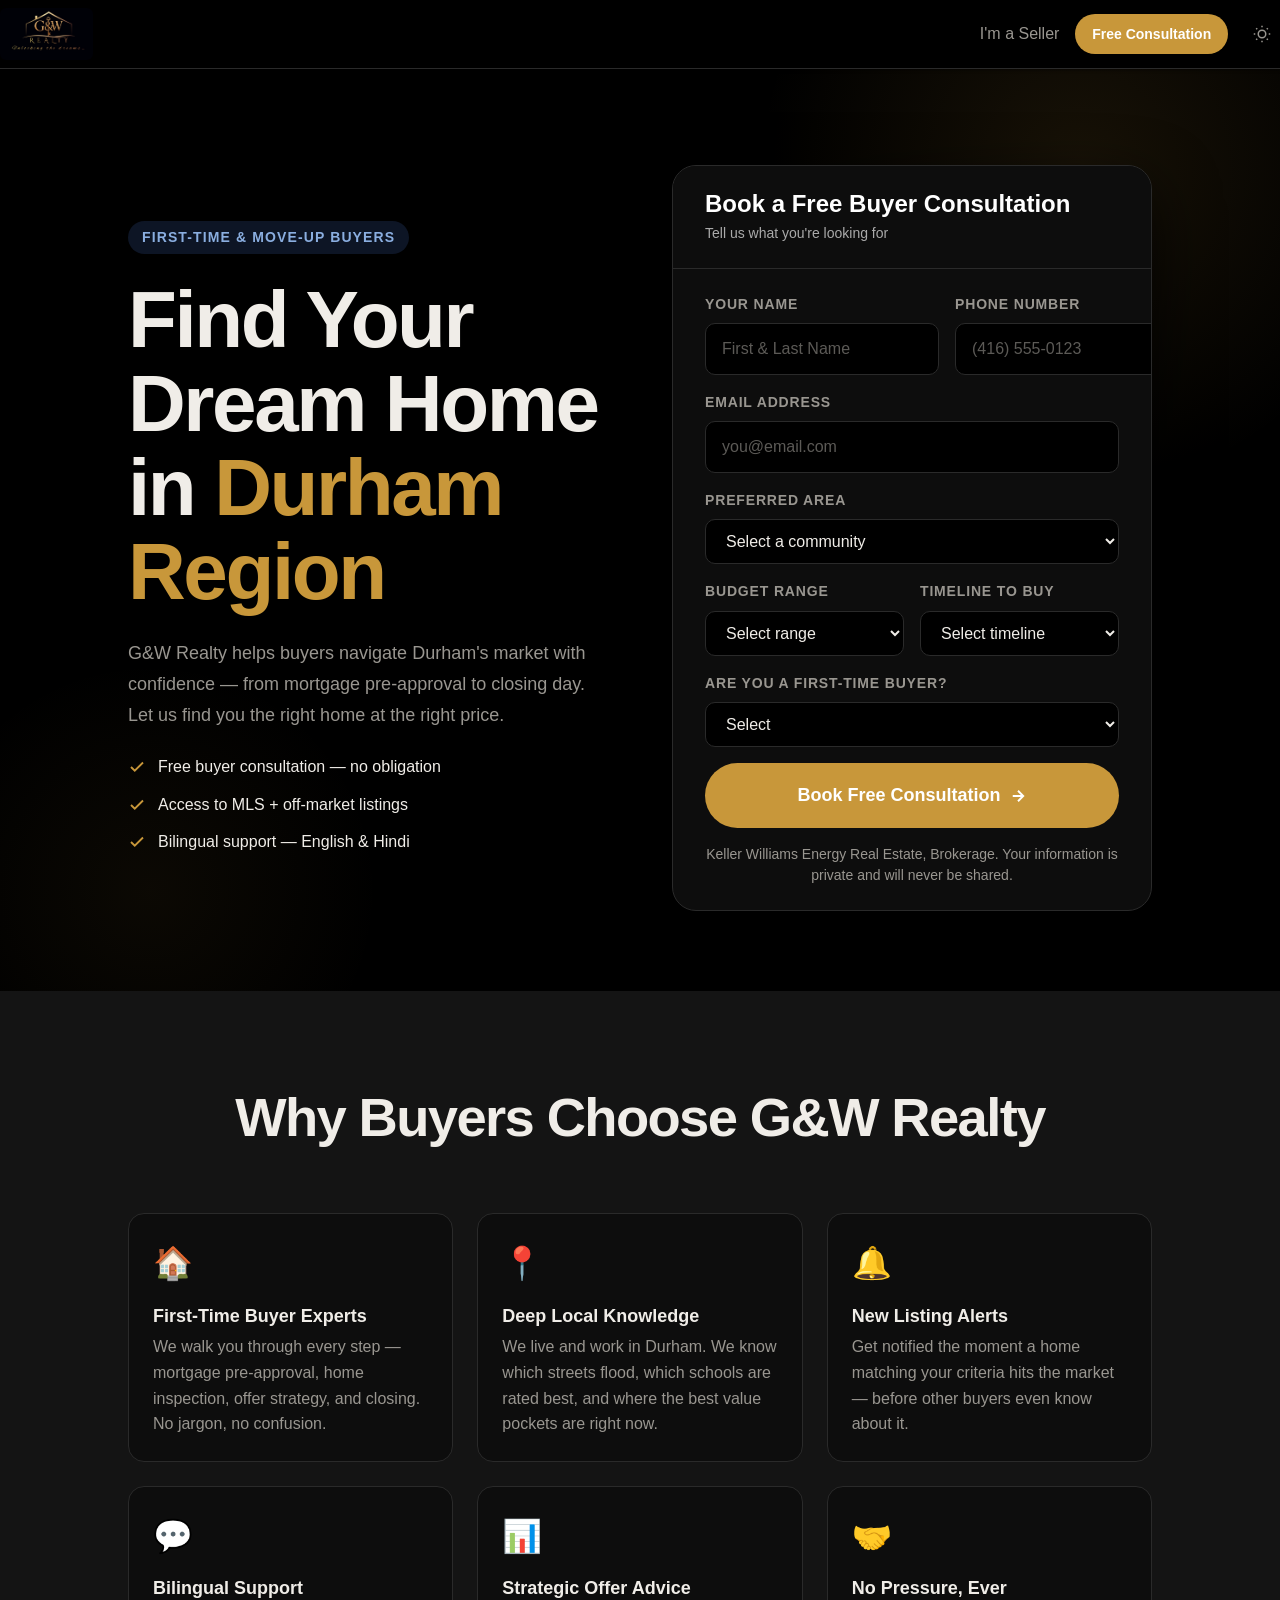
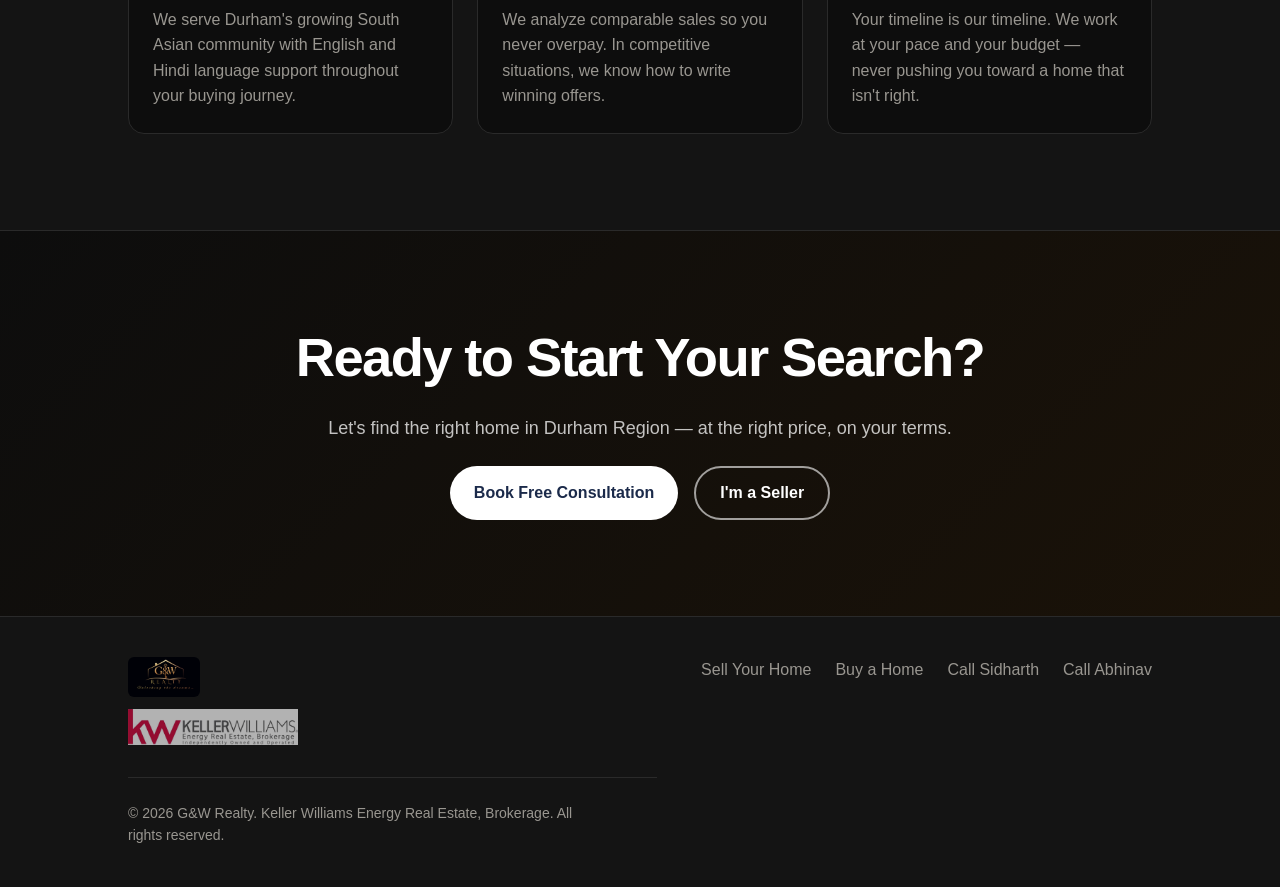
<file: contact/buyer.html>
<!DOCTYPE html>
<html lang="en" data-theme="dark">
<head>
  <meta charset="UTF-8" />
  <meta name="viewport" content="width=device-width, initial-scale=1.0" />
  <title>G&W Realty — Find Your Home | Durham Region Buyer Guide</title>
  <meta name="description" content="Looking to buy in Durham Region? G&W Realty connects buyers with the best homes in Oshawa, Whitby, Ajax, and Pickering. Free buyer consultation." />

  <link href="https://api.fontshare.com/v2/css?f[]=cabinet-grotesk@400,500,700,800&f[]=satoshi@400,500&display=swap" rel="stylesheet" />
  <link rel="stylesheet" href="style.css" />
</head>
<body>

  <!-- NAV -->
  <nav class="nav">
    <div class="nav-inner">
      <a href="index.html" class="logo" aria-label="G&W Realty home">
        <img src="gw-logo.jpeg" alt="G&amp;W Realty" class="logo-img" />
      </a>
      <div class="nav-actions">
        <a href="index.html" class="nav-link">I'm a Seller</a>
        <a href="buyer.html" class="btn btn-primary btn-sm">Free Consultation</a>
        <button data-theme-toggle aria-label="Switch to dark mode" class="theme-toggle">
          <svg width="18" height="18" viewBox="0 0 24 24" fill="none" stroke="currentColor" stroke-width="2"><path d="M21 12.79A9 9 0 1 1 11.21 3 7 7 0 0 0 21 12.79z"/></svg>
        </button>
      </div>
    </div>
  </nav>

  <!-- HERO - BUYER -->
  <section class="hero hero-buyer">
    <div class="hero-bg">
      <div class="hero-shape hero-shape-1"></div>
      <div class="hero-shape hero-shape-2"></div>
    </div>
    <div class="container">
      <div class="hero-inner">
        <div class="hero-content">
          <div class="badge badge-blue">First-Time &amp; Move-Up Buyers</div>
          <h1 class="hero-headline">Find Your Dream Home in <span class="headline-accent">Durham Region</span></h1>
          <p class="hero-sub">G&W Realty helps buyers navigate Durham's market with confidence — from mortgage pre-approval to closing day. Let us find you the right home at the right price.</p>
          <ul class="trust-list">
            <li>
              <svg width="18" height="18" viewBox="0 0 24 24" fill="none" stroke="currentColor" stroke-width="2.5"><polyline points="20 6 9 17 4 12"/></svg>
              Free buyer consultation — no obligation
            </li>
            <li>
              <svg width="18" height="18" viewBox="0 0 24 24" fill="none" stroke="currentColor" stroke-width="2.5"><polyline points="20 6 9 17 4 12"/></svg>
              Access to MLS + off-market listings
            </li>
            <li>
              <svg width="18" height="18" viewBox="0 0 24 24" fill="none" stroke="currentColor" stroke-width="2.5"><polyline points="20 6 9 17 4 12"/></svg>
              Bilingual support — English &amp; Hindi
            </li>
          </ul>
        </div>

        <!-- BUYER FORM -->
        <div class="form-card">
          <div class="form-card-header">
            <h2>Book a Free Buyer Consultation</h2>
            <p>Tell us what you're looking for</p>
          </div>
          <form class="lead-form" id="buyerForm" action="https://formspree.io/f/xdapqovd" method="POST">
            <input type="hidden" name="_subject" value="New Buyer Lead — G&W Realty" />
            <input type="hidden" name="_next" value="https://www.perplexity.ai/computer/a/g-w-realty-lead-capture-funnel-oHmUKdCLTeyH337_C3zAZA/thankyou.html?type=buyer" />
            <input type="hidden" name="type" value="buyer" />
            <div class="form-row">
              <div class="form-group">
                <label for="bname">Your Name</label>
                <input type="text" id="bname" name="name" placeholder="First &amp; Last Name" required />
              </div>
              <div class="form-group">
                <label for="bphone">Phone Number</label>
                <input type="tel" id="bphone" name="phone" placeholder="(416) 555-0123" required />
              </div>
            </div>
            <div class="form-group">
              <label for="bemail">Email Address</label>
              <input type="email" id="bemail" name="email" placeholder="you@email.com" required />
            </div>
            <div class="form-group">
              <label for="area">Preferred Area</label>
              <select id="area" name="area">
                <option value="">Select a community</option>
                <option value="oshawa">Oshawa</option>
                <option value="whitby">Whitby</option>
                <option value="ajax">Ajax</option>
                <option value="pickering">Pickering</option>
                <option value="clarington">Clarington / Bowmanville</option>
                <option value="open">Open to all Durham areas</option>
              </select>
            </div>
            <div class="form-row">
              <div class="form-group">
                <label for="budget">Budget Range</label>
                <select id="budget" name="budget">
                  <option value="">Select range</option>
                  <option value="under600">Under $600K</option>
                  <option value="600-800">$600K – $800K</option>
                  <option value="800-1m">$800K – $1M</option>
                  <option value="over1m">Over $1M</option>
                </select>
              </div>
              <div class="form-group">
                <label for="btimeline">Timeline to Buy</label>
                <select id="btimeline" name="timeline">
                  <option value="">Select timeline</option>
                  <option value="asap">ASAP</option>
                  <option value="1-3months">1–3 months</option>
                  <option value="3-6months">3–6 months</option>
                  <option value="exploring">Just exploring</option>
                </select>
              </div>
            </div>
            <div class="form-group">
              <label for="firsttime">Are you a first-time buyer?</label>
              <select id="firsttime" name="firsttime">
                <option value="">Select</option>
                <option value="yes">Yes — first-time buyer</option>
                <option value="no">No — I've bought before</option>
                <option value="investor">I'm an investor</option>
              </select>
            </div>
            <button type="submit" class="btn btn-primary btn-full">
              Book Free Consultation
              <svg width="18" height="18" viewBox="0 0 24 24" fill="none" stroke="currentColor" stroke-width="2.5"><path d="M5 12h14M12 5l7 7-7 7"/></svg>
            </button>
            <p class="form-disclaimer">Keller Williams Energy Real Estate, Brokerage. Your information is private and will never be shared.</p>
          </form>
        </div>
      </div>
    </div>
  </section>

  <!-- BUYER VALUE PROPS -->
  <section class="section section-alt">
    <div class="container">
      <div class="section-header">
        <h2 class="section-title">Why Buyers Choose G&amp;W Realty</h2>
      </div>
      <div class="features-grid">
        <div class="feature-card">
          <div class="feature-icon">🏠</div>
          <h3>First-Time Buyer Experts</h3>
          <p>We walk you through every step — mortgage pre-approval, home inspection, offer strategy, and closing. No jargon, no confusion.</p>
        </div>
        <div class="feature-card">
          <div class="feature-icon">📍</div>
          <h3>Deep Local Knowledge</h3>
          <p>We live and work in Durham. We know which streets flood, which schools are rated best, and where the best value pockets are right now.</p>
        </div>
        <div class="feature-card">
          <div class="feature-icon">🔔</div>
          <h3>New Listing Alerts</h3>
          <p>Get notified the moment a home matching your criteria hits the market — before other buyers even know about it.</p>
        </div>
        <div class="feature-card">
          <div class="feature-icon">💬</div>
          <h3>Bilingual Support</h3>
          <p>We serve Durham's growing South Asian community with English and Hindi language support throughout your buying journey.</p>
        </div>
        <div class="feature-card">
          <div class="feature-icon">📊</div>
          <h3>Strategic Offer Advice</h3>
          <p>We analyze comparable sales so you never overpay. In competitive situations, we know how to write winning offers.</p>
        </div>
        <div class="feature-card">
          <div class="feature-icon">🤝</div>
          <h3>No Pressure, Ever</h3>
          <p>Your timeline is our timeline. We work at your pace and your budget — never pushing you toward a home that isn't right.</p>
        </div>
      </div>
    </div>
  </section>

  <!-- CTA -->
  <section class="cta-section">
    <div class="container">
      <div class="cta-inner">
        <h2>Ready to Start Your Search?</h2>
        <p>Let's find the right home in Durham Region — at the right price, on your terms.</p>
        <div class="cta-btns">
          <a href="#buyerForm" class="btn btn-white">Book Free Consultation</a>
          <a href="index.html" class="btn btn-outline-white">I'm a Seller</a>
        </div>
      </div>
    </div>
  </section>

  <!-- FOOTER -->
  <footer class="footer">
    <div class="container">
      <div class="footer-inner">
        <div>
          <div class="logo">
            <img src="gw-logo.jpeg" alt="G&amp;W Realty" class="logo-img logo-img-sm" />
          </div>
          <img src="kw-logo.jpeg" alt="Keller Williams Energy Real Estate, Brokerage" class="kw-footer-logo" />
        </div>
        <div class="footer-links">
          <a href="index.html">Sell Your Home</a>
          <a href="buyer.html">Buy a Home</a>
          <a href="tel:4372999089">Call Sidharth</a>
          <a href="tel:4372266221">Call Abhinav</a>
        </div>
      </div>
      <p class="footer-bottom">© 2026 G&amp;W Realty. Keller Williams Energy Real Estate, Brokerage. All rights reserved.</p>
    </div>
  </footer>

  <script src="main.js"></script>
</body>
</html>
</file>
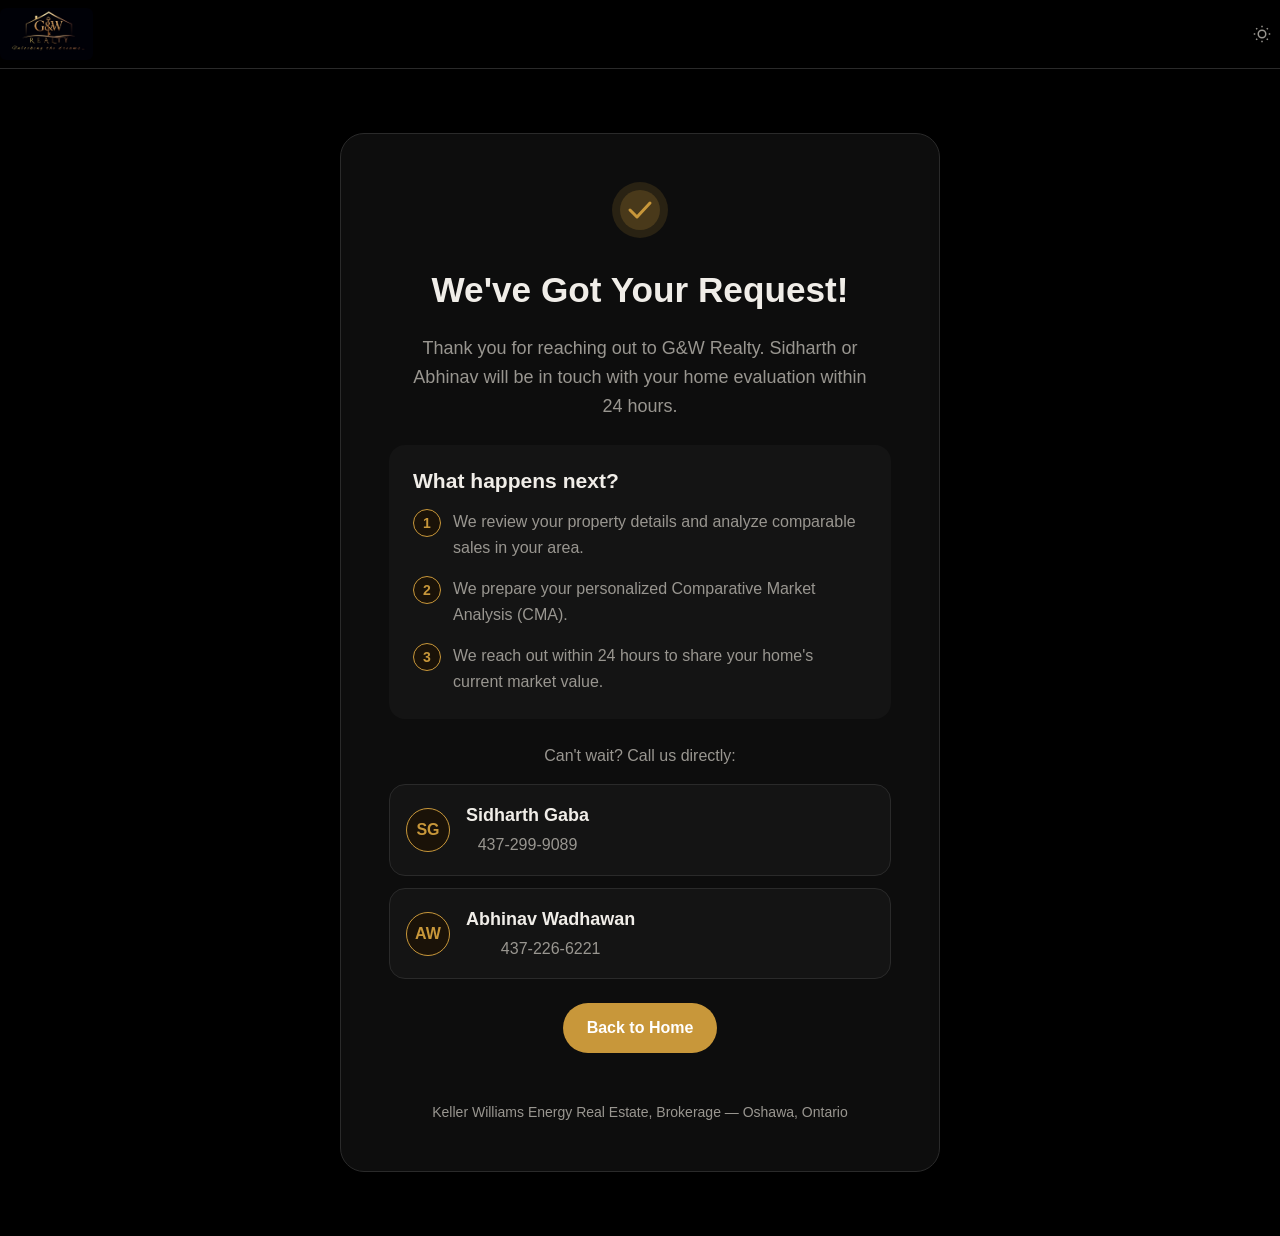
<file: contact/thankyou.html>
<!DOCTYPE html>
<html lang="en" data-theme="dark">
<head>
  <meta charset="UTF-8" />
  <meta name="viewport" content="width=device-width, initial-scale=1.0" />
  <title>G&W Realty — Thank You!</title>
  <meta name="robots" content="noindex" />

  <link href="https://api.fontshare.com/v2/css?f[]=cabinet-grotesk@400,500,700,800&f[]=satoshi@400,500&display=swap" rel="stylesheet" />
  <link rel="stylesheet" href="style.css" />
</head>
<body>

  <nav class="nav">
    <div class="nav-inner">
      <a href="index.html" class="logo" aria-label="G&W Realty home">
        <img src="gw-logo.jpeg" alt="G&amp;W Realty" class="logo-img" />
      </a>
      <div class="nav-actions">
        <button data-theme-toggle aria-label="Switch to dark mode" class="theme-toggle">
          <svg width="18" height="18" viewBox="0 0 24 24" fill="none" stroke="currentColor" stroke-width="2"><path d="M21 12.79A9 9 0 1 1 11.21 3 7 7 0 0 0 21 12.79z"/></svg>
        </button>
      </div>
    </div>
  </nav>

  <section class="thankyou-section">
    <div class="container">
      <div class="thankyou-card">
        <div class="ty-icon">
          <svg width="56" height="56" viewBox="0 0 56 56" fill="none">
            <circle cx="28" cy="28" r="28" fill="#C8973A" fill-opacity="0.15"/>
            <circle cx="28" cy="28" r="20" fill="#C8973A" fill-opacity="0.2"/>
            <polyline points="18 28 25 35 38 21" stroke="#C8973A" stroke-width="3" stroke-linecap="round" stroke-linejoin="round"/>
          </svg>
        </div>
        <h1 id="tyHeadline">We've Got Your Request!</h1>
        <p id="tyMessage">Thank you for reaching out to G&amp;W Realty. Sidharth or Abhinav will be in touch with your home evaluation within 24 hours.</p>

        <div class="ty-next">
          <h3>What happens next?</h3>
          <ul>
            <li>
              <span class="ty-step">1</span>
              <span>We review your property details and analyze comparable sales in your area.</span>
            </li>
            <li>
              <span class="ty-step">2</span>
              <span>We prepare your personalized Comparative Market Analysis (CMA).</span>
            </li>
            <li>
              <span class="ty-step">3</span>
              <span>We reach out within 24 hours to share your home's current market value.</span>
            </li>
          </ul>
        </div>

        <div class="ty-contacts">
          <p>Can't wait? Call us directly:</p>
          <div class="team-contacts">
            <a href="tel:4372999089" class="contact-card">
              <div class="contact-avatar">SG</div>
              <div>
                <strong>Sidharth Gaba</strong>
                <span>437-299-9089</span>
              </div>
            </a>
            <a href="tel:4372266221" class="contact-card">
              <div class="contact-avatar">AW</div>
              <div>
                <strong>Abhinav Wadhawan</strong>
                <span>437-226-6221</span>
              </div>
            </a>
          </div>
        </div>

        <a href="index.html" class="btn btn-primary">Back to Home</a>
        <p class="brokerage-note" style="margin-top: var(--space-6)">Keller Williams Energy Real Estate, Brokerage — Oshawa, Ontario</p>
      </div>
    </div>
  </section>

  <script src="main.js"></script>
  <script>
    // Personalize thank you page based on form type
    const params = new URLSearchParams(window.location.search);
    const type = params.get('type');
    const name = params.get('name');
    if (type === 'buyer') {
      document.getElementById('tyHeadline').textContent = name ? `Thanks, ${name.split(' ')[0]}!` : "Thanks for Reaching Out!";
      document.getElementById('tyMessage').textContent = "We're excited to help you find your perfect home in Durham Region. Sidharth or Abhinav will be in touch shortly to schedule your free buyer consultation.";
    } else if (name) {
      document.getElementById('tyHeadline').textContent = `Thanks, ${name.split(' ')[0]}!`;
    }
  </script>
</body>
</html>
</file>
<file: style.css>
/* ================================================================
   G&W Realty — style.css
   Black & Gold Real Estate Theme
   ================================================================ */

/* ── Reset & Base ────────────────────────────────────────────────── */
*, *::before, *::after { box-sizing: border-box; margin: 0; padding: 0; }

html {
  -webkit-font-smoothing: antialiased;
  -moz-osx-font-smoothing: grayscale;
  text-rendering: optimizeLegibility;
  scroll-behavior: smooth;
  scroll-padding-top: 5rem;
}

body {
  min-height: 100dvh;
  line-height: 1.6;
  font-family: var(--font-body);
  font-size: var(--text-base);
  color: var(--color-text);
  background-color: var(--color-bg);
  overflow-x: hidden;
}

img, picture, video, canvas, svg { display: block; max-width: 100%; height: auto; }
ul[role='list'], ol[role='list'] { list-style: none; }
input, button, textarea, select { font: inherit; color: inherit; }

h1, h2, h3, h4, h5, h6 { text-wrap: balance; line-height: 1.15; }
p, li, figcaption { text-wrap: pretty; max-width: 72ch; }

::selection {
  background: rgba(200, 151, 58, 0.3);
  color: #fff;
}

:focus-visible {
  outline: 2px solid var(--color-gold);
  outline-offset: 3px;
  border-radius: 4px;
}

@media (prefers-reduced-motion: reduce) {
  *, *::before, *::after {
    animation-duration: 0.01ms !important;
    animation-iteration-count: 1 !important;
    transition-duration: 0.01ms !important;
    scroll-behavior: auto !important;
  }
}

button { cursor: pointer; background: none; border: none; }

a, button, [role='button'], [role='link'], input, textarea, select {
  transition: color 180ms ease, background 180ms ease, border-color 180ms ease, box-shadow 180ms ease, transform 180ms ease;
}

.sr-only {
  position: absolute; width: 1px; height: 1px; padding: 0; margin: -1px;
  overflow: hidden; clip: rect(0,0,0,0); white-space: nowrap; border-width: 0;
}

/* ── Design Tokens ───────────────────────────────────────────────── */
:root {
  /* Type Scale (fluid) */
  --text-xs: clamp(0.75rem, 0.7rem + 0.25vw, 0.875rem);
  --text-sm: clamp(0.875rem, 0.8rem + 0.35vw, 1rem);
  --text-base: clamp(1rem, 0.95rem + 0.25vw, 1.125rem);
  --text-lg: clamp(1.125rem, 1rem + 0.75vw, 1.5rem);
  --text-xl: clamp(1.5rem, 1.2rem + 1.25vw, 2.25rem);
  --text-2xl: clamp(2rem, 1.2rem + 2.5vw, 3.5rem);
  --text-3xl: clamp(2.5rem, 1rem + 4vw, 5rem);

  /* Spacing (4px base) */
  --space-1: 0.25rem;
  --space-2: 0.5rem;
  --space-3: 0.75rem;
  --space-4: 1rem;
  --space-5: 1.25rem;
  --space-6: 1.5rem;
  --space-8: 2rem;
  --space-10: 2.5rem;
  --space-12: 3rem;
  --space-16: 4rem;
  --space-20: 5rem;
  --space-24: 6rem;
  --space-32: 8rem;

  /* Fonts */
  --font-display: 'Cabinet Grotesk', 'Helvetica Neue', sans-serif;
  --font-body: 'Satoshi', 'Inter', sans-serif;

  /* Radius */
  --radius-sm: 0.375rem;
  --radius-md: 0.5rem;
  --radius-lg: 0.75rem;
  --radius-xl: 1rem;
  --radius-full: 9999px;

  /* Transitions */
  --transition-fast: 180ms cubic-bezier(0.16, 1, 0.3, 1);

  /* Content widths */
  --content-narrow: 640px;
  --content-default: 960px;
  --content-wide: 1200px;

  /* Shadows */
  --shadow-sm: 0 1px 3px rgba(0,0,0,0.3);
  --shadow-md: 0 4px 12px rgba(0,0,0,0.4);
  --shadow-lg: 0 12px 32px rgba(0,0,0,0.5);
  --shadow-gold: 0 4px 20px rgba(200,151,58,0.25);
}

/* ── Color: Dark (Default) ───────────────────────────────────────── */
:root, [data-theme="dark"] {
  --color-bg: #000000;
  --color-surface: #0a0a0a;
  --color-surface-2: #111111;
  --color-surface-offset: #0d0d0d;
  --color-surface-card: #0f0f0f;
  --color-divider: #1a1a1a;
  --color-border: #222222;
  --color-border-gold: rgba(200,151,58,0.3);

  --color-gold: #C8973A;
  --color-gold-light: #D4A94F;
  --color-gold-dark: #A37A2E;
  --color-gold-muted: rgba(200,151,58,0.15);

  --color-text: #FFFFFF;
  --color-text-secondary: #B0B0B0;
  --color-text-muted: #808080;
  --color-text-faint: #555555;

  --color-error: #E74C3C;
  --color-success: #2ECC71;
}

/* ── Color: Light Mode ───────────────────────────────────────────── */
[data-theme="light"] {
  --color-bg: #F5F5F0;
  --color-surface: #FFFFFF;
  --color-surface-2: #FAFAF7;
  --color-surface-offset: #EDEDEA;
  --color-surface-card: #FFFFFF;
  --color-divider: #E0E0DC;
  --color-border: #D0D0CC;
  --color-border-gold: rgba(163,122,46,0.3);

  --color-gold: #A37A2E;
  --color-gold-light: #C8973A;
  --color-gold-dark: #8A6523;
  --color-gold-muted: rgba(163,122,46,0.1);

  --color-text: #1A1A1A;
  --color-text-secondary: #4A4A4A;
  --color-text-muted: #777777;
  --color-text-faint: #AAAAAA;

  --color-error: #C0392B;
  --color-success: #27AE60;

  --shadow-sm: 0 1px 3px rgba(0,0,0,0.08);
  --shadow-md: 0 4px 12px rgba(0,0,0,0.1);
  --shadow-lg: 0 12px 32px rgba(0,0,0,0.15);
  --shadow-gold: 0 4px 20px rgba(163,122,46,0.15);
}

/* ── Layout ──────────────────────────────────────────────────────── */
.container {
  width: 100%;
  max-width: var(--content-wide);
  margin-inline: auto;
  padding-inline: var(--space-6);
}

.container--narrow { max-width: var(--content-narrow); }
.container--default { max-width: var(--content-default); }

section {
  padding-block: clamp(var(--space-12), 8vw, var(--space-24));
}

/* ── Navigation ──────────────────────────────────────────────────── */
.nav {
  position: fixed;
  top: 0;
  left: 0;
  right: 0;
  z-index: 1002;
  background: rgba(0,0,0,0.85);
  backdrop-filter: blur(16px);
  -webkit-backdrop-filter: blur(16px);
  border-bottom: 1px solid var(--color-border);
  transition: background 0.3s ease, box-shadow 0.3s ease;
}

[data-theme="light"] .nav {
  background: rgba(245,245,240,0.9);
}

.nav.scrolled {
  box-shadow: var(--shadow-md);
}

.nav__inner {
  display: flex;
  align-items: center;
  justify-content: space-between;
  padding-block: var(--space-3);
  max-width: var(--content-wide);
  margin-inline: auto;
  padding-inline: var(--space-6);
}

.nav__logo {
  display: flex;
  align-items: center;
  text-decoration: none;
}

.nav__logo img {
  height: 64px;
  width: auto;
}

.nav__links {
  display: flex;
  align-items: center;
  gap: var(--space-8);
  list-style: none;
}

.nav__links a {
  color: var(--color-text-secondary);
  text-decoration: none;
  font-size: var(--text-sm);
  font-weight: 500;
  letter-spacing: 0.02em;
  text-transform: uppercase;
  position: relative;
  padding-block: var(--space-1);
}

.nav__links a::after {
  content: '';
  position: absolute;
  bottom: -2px;
  left: 0;
  width: 0;
  height: 2px;
  background: var(--color-gold);
  transition: width 0.3s ease;
}

.nav__links a:hover,
.nav__links a.active {
  color: var(--color-gold);
}

.nav__links a:hover::after,
.nav__links a.active::after {
  width: 100%;
}

.nav__actions {
  display: flex;
  align-items: center;
  gap: var(--space-4);
}

/* Theme Toggle */
.theme-toggle {
  width: 40px;
  height: 40px;
  display: flex;
  align-items: center;
  justify-content: center;
  border-radius: var(--radius-full);
  color: var(--color-text-secondary);
  background: transparent;
  border: 1px solid var(--color-border);
  position: relative;
  z-index: 1002;
}

.theme-toggle:hover {
  color: var(--color-gold);
  border-color: var(--color-gold);
}

/* Hamburger */
.hamburger {
  display: none;
  flex-direction: column;
  gap: 5px;
  width: 28px;
  padding: var(--space-2);
  background: none;
  border: none;
  position: relative;
  z-index: 1002;
}

.hamburger span {
  display: block;
  width: 100%;
  height: 2px;
  background: var(--color-text);
  transition: transform 0.3s ease, opacity 0.3s ease;
  border-radius: 2px;
}

.hamburger.active span:nth-child(1) {
  transform: translateY(7px) rotate(45deg);
}

.hamburger.active span:nth-child(2) {
  opacity: 0;
}

.hamburger.active span:nth-child(3) {
  transform: translateY(-7px) rotate(-45deg);
}

/* Mobile Nav */
.mobile-nav {
  display: none;
  position: fixed;
  top: 0;
  left: 0;
  right: 0;
  bottom: 0;
  z-index: 1001;
  background: #000000;
  flex-direction: column;
  align-items: center;
  justify-content: center;
  gap: var(--space-8);
  list-style: none;
}

[data-theme="light"] .mobile-nav {
  background: #F5F5F0;
}

.mobile-nav.open {
  display: flex;
}

.mobile-nav a {
  color: var(--color-text);
  text-decoration: none;
  font-family: var(--font-display);
  font-size: var(--text-xl);
  font-weight: 600;
  letter-spacing: 0.02em;
}

.mobile-nav a:hover {
  color: var(--color-gold);
}

@media (max-width: 900px) {
  .nav__links { display: none; }
  .hamburger { display: flex; }
}

/* ── Hero ─────────────────────────────────────────────────────────── */
.hero {
  position: relative;
  min-height: 100vh;
  display: flex;
  align-items: center;
  justify-content: center;
  text-align: center;
  padding-top: 5rem;
  overflow: hidden;
}

.hero__bg {
  position: absolute;
  inset: 0;
  z-index: 0;
  overflow: hidden;
}

/* Layer 1 — Toronto skyline (always visible underneath) */
.hero__bg-city {
  position: absolute;
  inset: -10%;
  width: 120%;
  height: 120%;
  background: url('gta-aerial.jpg') center center / cover no-repeat;
  opacity: 1;
}

/* Layer 2 — Team photo, fades in on top then back out, loops */
.hero__bg-team {
  position: absolute;
  inset: 0;
  width: 100%;
  height: 100%;
  background: url('team-photo.jpeg') center 20% / cover no-repeat;
  opacity: 0;
  animation: teamFade 14s ease-in-out 2s infinite;
  will-change: opacity;
}

@keyframes teamFade {
  0%   { opacity: 0; }
  15%  { opacity: 0.82; }
  55%  { opacity: 0.82; }
  70%  { opacity: 0; }
  100% { opacity: 0; }
}

/* Dark overlay sits above both layers */
.hero__bg::before {
  content: '';
  position: absolute;
  inset: 0;
  z-index: 3;
  background: linear-gradient(to bottom, rgba(0,0,0,0.45) 0%, rgba(0,0,0,0.25) 40%, rgba(0,0,0,0.65) 100%);
  pointer-events: none;
}

.hero__bg::after {
  content: '';
  position: absolute;
  bottom: 0;
  left: 0;
  right: 0;
  height: 30%;
  z-index: 4;
  background: linear-gradient(to top, var(--color-bg), transparent);
  pointer-events: none;
}

.hero__content {
  position: relative;
  z-index: 1;
  max-width: 900px;
  padding-inline: var(--space-6);
}

.hero__badge {
  display: inline-flex;
  align-items: center;
  gap: var(--space-2);
  background: var(--color-gold-muted);
  border: 1px solid var(--color-border-gold);
  border-radius: var(--radius-full);
  padding: var(--space-2) var(--space-5);
  font-size: var(--text-sm);
  color: var(--color-gold);
  font-weight: 500;
  margin-bottom: var(--space-8);
}

.hero__title {
  font-family: var(--font-display);
  font-size: var(--text-3xl);
  font-weight: 700;
  color: var(--color-text);
  margin-bottom: var(--space-6);
  letter-spacing: -0.02em;
}

.hero__title .gold {
  color: var(--color-gold);
}

.hero__subtitle {
  font-size: var(--text-lg);
  color: var(--color-text-secondary);
  margin-bottom: var(--space-10);
  max-width: 640px;
  margin-inline: auto;
}

/* ── Buttons ─────────────────────────────────────────────────────── */
.btn {
  display: inline-flex;
  align-items: center;
  justify-content: center;
  gap: var(--space-2);
  padding: var(--space-3) var(--space-8);
  border-radius: var(--radius-sm);
  font-family: var(--font-body);
  font-size: var(--text-sm);
  font-weight: 600;
  text-decoration: none;
  text-transform: uppercase;
  letter-spacing: 0.06em;
  cursor: pointer;
  border: none;
  transition: all 0.3s ease;
}

.btn--gold {
  background: var(--color-gold);
  color: #000;
}

.btn--gold:hover {
  background: var(--color-gold-light);
  box-shadow: var(--shadow-gold);
  transform: translateY(-1px);
}

.btn--outline {
  background: transparent;
  color: var(--color-gold);
  border: 1px solid var(--color-gold);
}

.btn--outline:hover {
  background: var(--color-gold-muted);
  transform: translateY(-1px);
}

.btn--white {
  background: #fff;
  color: #000;
}

.btn--white:hover {
  background: #f0f0f0;
  transform: translateY(-1px);
}

.btn--lg {
  padding: var(--space-4) var(--space-10);
  font-size: var(--text-base);
}

.btn-group {
  display: flex;
  align-items: center;
  gap: var(--space-4);
  flex-wrap: wrap;
  justify-content: center;
}

/* ── Section Headers ─────────────────────────────────────────────── */
.section-header {
  text-align: center;
  margin-bottom: clamp(var(--space-10), 5vw, var(--space-16));
}

.section-label {
  display: inline-block;
  font-size: var(--text-xs);
  font-weight: 600;
  text-transform: uppercase;
  letter-spacing: 0.12em;
  color: var(--color-gold);
  margin-bottom: var(--space-4);
}

.section-title {
  font-family: var(--font-display);
  font-size: var(--text-2xl);
  font-weight: 700;
  color: var(--color-text);
  letter-spacing: -0.02em;
}

.section-subtitle {
  font-size: var(--text-base);
  color: var(--color-text-secondary);
  margin-top: var(--space-4);
  max-width: 600px;
  margin-inline: auto;
}

/* ── Stats Bar ────────────────────────────────────────────────────── */
.stats {
  background: var(--color-surface-2);
  border-top: 1px solid var(--color-border);
  border-bottom: 1px solid var(--color-border);
}

.stats__grid {
  display: grid;
  grid-template-columns: repeat(4, 1fr);
  gap: var(--space-8);
  text-align: center;
  padding-block: var(--space-12);
}

.stat__number {
  font-family: var(--font-display);
  font-size: var(--text-2xl);
  font-weight: 700;
  color: var(--color-gold);
  line-height: 1;
  margin-bottom: var(--space-2);
}

.stat__label {
  font-size: var(--text-sm);
  color: var(--color-text-muted);
  text-transform: uppercase;
  letter-spacing: 0.06em;
}

@media (max-width: 768px) {
  .stats__grid {
    grid-template-columns: repeat(2, 1fr);
    gap: var(--space-6);
  }
}

/* ── Cards ────────────────────────────────────────────────────────── */
.card {
  background: var(--color-surface-card);
  border: 1px solid var(--color-border);
  border-radius: var(--radius-lg);
  padding: var(--space-8);
  transition: border-color 0.3s ease, box-shadow 0.3s ease, transform 0.3s ease;
}

.card:hover {
  border-color: var(--color-border-gold);
  box-shadow: var(--shadow-gold);
  transform: translateY(-2px);
}

.card__icon {
  width: 48px;
  height: 48px;
  display: flex;
  align-items: center;
  justify-content: center;
  background: var(--color-gold-muted);
  border-radius: var(--radius-md);
  color: var(--color-gold);
  margin-bottom: var(--space-5);
}

.card__icon svg {
  width: 24px;
  height: 24px;
}

.card__title {
  font-family: var(--font-display);
  font-size: var(--text-lg);
  font-weight: 600;
  color: var(--color-text);
  margin-bottom: var(--space-3);
}

.card__text {
  font-size: var(--text-base);
  color: var(--color-text-secondary);
  line-height: 1.7;
}

/* Service Cards Grid */
.services-grid {
  display: grid;
  grid-template-columns: repeat(3, 1fr);
  gap: var(--space-6);
}

@media (max-width: 768px) {
  .services-grid {
    grid-template-columns: 1fr;
  }
}

/* ── Areas Grid ──────────────────────────────────────────────────── */
.areas-grid {
  display: grid;
  grid-template-columns: repeat(3, 1fr);
  gap: var(--space-4);
}

.area-card {
  position: relative;
  background: var(--color-surface-card);
  border: 1px solid var(--color-border);
  border-radius: var(--radius-lg);
  padding: var(--space-8) var(--space-6);
  text-align: center;
  overflow: hidden;
  transition: border-color 0.3s ease, transform 0.3s ease;
}

.area-card::before {
  content: '';
  position: absolute;
  top: 0;
  left: 0;
  right: 0;
  height: 3px;
  background: linear-gradient(90deg, var(--color-gold), var(--color-gold-light));
  transform: scaleX(0);
  transition: transform 0.3s ease;
}

.area-card:hover::before { transform: scaleX(1); }
.area-card:hover { border-color: var(--color-border-gold); transform: translateY(-2px); }

.area-card__name {
  font-family: var(--font-display);
  font-size: var(--text-lg);
  font-weight: 600;
  color: var(--color-text);
}

.area-card__region {
  font-size: var(--text-sm);
  color: var(--color-text-muted);
  margin-top: var(--space-1);
}

@media (max-width: 768px) {
  .areas-grid {
    grid-template-columns: repeat(2, 1fr);
  }
}

@media (max-width: 480px) {
  .areas-grid {
    grid-template-columns: 1fr;
  }
}

/* ── Testimonials ─────────────────────────────────────────────────── */
.testimonial-card {
  background: var(--color-surface-card);
  border: 1px solid var(--color-border);
  border-radius: var(--radius-lg);
  padding: var(--space-8);
}

.testimonial-card__stars {
  color: var(--color-gold);
  font-size: var(--text-lg);
  margin-bottom: var(--space-4);
  letter-spacing: 0.1em;
}

.testimonial-card__quote {
  font-size: var(--text-base);
  color: var(--color-text-secondary);
  line-height: 1.8;
  font-style: italic;
  margin-bottom: var(--space-5);
}

.testimonial-card__author {
  font-size: var(--text-sm);
  font-weight: 600;
  color: var(--color-text);
}

.testimonials-grid {
  display: grid;
  grid-template-columns: repeat(2, 1fr);
  gap: var(--space-6);
}

@media (max-width: 768px) {
  .testimonials-grid {
    grid-template-columns: 1fr;
  }
}

/* ── CTA Banner ───────────────────────────────────────────────────── */
.cta-banner {
  position: relative;
  text-align: center;
  padding: clamp(var(--space-12), 8vw, var(--space-20));
  background: linear-gradient(135deg, var(--color-surface-2), var(--color-surface));
  border: 1px solid var(--color-border);
  border-radius: var(--radius-xl);
  overflow: hidden;
}

.cta-banner::before {
  content: '';
  position: absolute;
  inset: 0;
  background: radial-gradient(ellipse at center, var(--color-gold-muted), transparent 70%);
  pointer-events: none;
}

.cta-banner__title {
  font-family: var(--font-display);
  font-size: var(--text-2xl);
  font-weight: 700;
  color: var(--color-text);
  margin-bottom: var(--space-4);
  position: relative;
}

.cta-banner__text {
  font-size: var(--text-base);
  color: var(--color-text-secondary);
  margin-bottom: var(--space-8);
  position: relative;
}

/* ── Page Hero (inner pages) ──────────────────────────────────────── */
.page-hero {
  padding-top: calc(5rem + var(--space-16));
  padding-bottom: var(--space-16);
  text-align: center;
  position: relative;
  overflow: hidden;
}

.page-hero::before {
  content: '';
  position: absolute;
  inset: 0;
  background: url('gta-aerial.jpg') center 30% / cover no-repeat;
  opacity: 0.12;
  pointer-events: none;
}

.page-hero::after {
  content: '';
  position: absolute;
  inset: 0;
  background: radial-gradient(ellipse at 50% 0%, rgba(200,151,58,0.06) 0%, transparent 60%);
  pointer-events: none;
}

.page-hero .container {
  position: relative;
  z-index: 2;
}

.page-hero__title {
  font-family: var(--font-display);
  font-size: var(--text-2xl);
  font-weight: 700;
  color: var(--color-text);
  margin-bottom: var(--space-4);
}

.page-hero__subtitle {
  font-size: var(--text-lg);
  color: var(--color-text-secondary);
  max-width: 600px;
  margin-inline: auto;
}

/* ── About: Agent Profiles ────────────────────────────────────────── */
.agent-profiles {
  display: grid;
  grid-template-columns: repeat(2, 1fr);
  gap: var(--space-8);
}

.agent-card {
  background: var(--color-surface-card);
  border: 1px solid var(--color-border);
  border-radius: var(--radius-lg);
  padding: var(--space-8);
  text-align: center;
}

.agent-card__avatar {
  width: 100px;
  height: 100px;
  border-radius: var(--radius-full);
  background: var(--color-gold-muted);
  display: flex;
  align-items: center;
  justify-content: center;
  margin: 0 auto var(--space-5);
  font-family: var(--font-display);
  font-size: var(--text-xl);
  font-weight: 700;
  color: var(--color-gold);
}

.agent-card__name {
  font-family: var(--font-display);
  font-size: var(--text-lg);
  font-weight: 600;
  color: var(--color-text);
  margin-bottom: var(--space-2);
}

.agent-card__role {
  font-size: var(--text-sm);
  color: var(--color-gold);
  font-weight: 500;
  margin-bottom: var(--space-4);
}

.agent-card__contact {
  display: flex;
  flex-direction: column;
  gap: var(--space-2);
}

.agent-card__contact a {
  color: var(--color-text-secondary);
  text-decoration: none;
  font-size: var(--text-sm);
  display: flex;
  align-items: center;
  justify-content: center;
  gap: var(--space-2);
}

.agent-card__contact a:hover {
  color: var(--color-gold);
}

@media (max-width: 600px) {
  .agent-profiles {
    grid-template-columns: 1fr;
  }
}

/* ── Value Props Grid ─────────────────────────────────────────────── */
.value-grid {
  display: grid;
  grid-template-columns: repeat(auto-fit, minmax(240px, 1fr));
  gap: var(--space-6);
}

.value-item {
  text-align: center;
  padding: var(--space-6);
}

.value-item__icon {
  width: 56px;
  height: 56px;
  display: flex;
  align-items: center;
  justify-content: center;
  background: var(--color-gold-muted);
  border-radius: var(--radius-full);
  color: var(--color-gold);
  margin: 0 auto var(--space-4);
}

.value-item__icon svg {
  width: 24px;
  height: 24px;
}

.value-item__title {
  font-family: var(--font-display);
  font-size: var(--text-base);
  font-weight: 600;
  color: var(--color-text);
  margin-bottom: var(--space-2);
}

.value-item__text {
  font-size: var(--text-sm);
  color: var(--color-text-secondary);
}

/* ── Team Photo ───────────────────────────────────────────────────── */
.team-photo-wrap {
  max-width: 700px;
  margin: var(--space-12) auto 0;
  border-radius: var(--radius-lg);
  overflow: hidden;
  border: 1px solid var(--color-border);
}

.team-photo-wrap img {
  width: 100%;
  display: block;
}

/* ── Steps / Process ──────────────────────────────────────────────── */
.steps {
  display: grid;
  grid-template-columns: repeat(3, 1fr);
  gap: var(--space-8);
  counter-reset: step;
}

.step {
  text-align: center;
  counter-increment: step;
  position: relative;
}

.step__number {
  width: 56px;
  height: 56px;
  display: flex;
  align-items: center;
  justify-content: center;
  border-radius: var(--radius-full);
  border: 2px solid var(--color-gold);
  font-family: var(--font-display);
  font-size: var(--text-lg);
  font-weight: 700;
  color: var(--color-gold);
  margin: 0 auto var(--space-5);
}

.step__title {
  font-family: var(--font-display);
  font-size: var(--text-lg);
  font-weight: 600;
  color: var(--color-text);
  margin-bottom: var(--space-3);
}

.step__text {
  font-size: var(--text-base);
  color: var(--color-text-secondary);
  max-width: 300px;
  margin-inline: auto;
}

@media (max-width: 768px) {
  .steps {
    grid-template-columns: 1fr;
    gap: var(--space-10);
  }
}

/* ── Forms ─────────────────────────────────────────────────────────── */
.form {
  max-width: 600px;
  margin-inline: auto;
}

.form__group {
  margin-bottom: var(--space-5);
}

.form__label {
  display: block;
  font-size: var(--text-sm);
  font-weight: 500;
  color: var(--color-text-secondary);
  margin-bottom: var(--space-2);
  text-transform: uppercase;
  letter-spacing: 0.04em;
}

.form__input,
.form__textarea,
.form__select {
  width: 100%;
  padding: var(--space-3) var(--space-4);
  background: var(--color-surface-2);
  border: 1px solid var(--color-border);
  border-radius: var(--radius-sm);
  font-size: var(--text-base);
  color: var(--color-text);
  transition: border-color 0.3s ease, box-shadow 0.3s ease;
}

.form__input::placeholder,
.form__textarea::placeholder {
  color: var(--color-text-faint);
}

.form__input:focus,
.form__textarea:focus,
.form__select:focus {
  outline: none;
  border-color: var(--color-gold);
  box-shadow: 0 0 0 3px var(--color-gold-muted);
}

.form__textarea {
  resize: vertical;
  min-height: 120px;
}

.form__select {
  appearance: none;
  background-image: url("data:image/svg+xml,%3Csvg xmlns='http://www.w3.org/2000/svg' width='12' height='12' fill='%23808080' viewBox='0 0 16 16'%3E%3Cpath d='M8 11L3 6h10z'/%3E%3C/svg%3E");
  background-repeat: no-repeat;
  background-position: right 12px center;
  padding-right: var(--space-10);
}

.form__row {
  display: grid;
  grid-template-columns: 1fr 1fr;
  gap: var(--space-4);
}

@media (max-width: 480px) {
  .form__row {
    grid-template-columns: 1fr;
  }
}

/* ── Gallery ──────────────────────────────────────────────────────── */
.gallery-grid {
  display: grid;
  grid-template-columns: repeat(auto-fill, minmax(280px, 1fr));
  gap: var(--space-4);
}

.gallery-item {
  aspect-ratio: 4/3;
  background: var(--color-surface-2);
  border: 1px solid var(--color-border);
  border-radius: var(--radius-lg);
  overflow: hidden;
  display: flex;
  align-items: center;
  justify-content: center;
  position: relative;
}

.gallery-item img {
  width: 100%;
  height: 100%;
  object-fit: cover;
}

.gallery-placeholder {
  text-align: center;
  padding: var(--space-8);
}

.gallery-placeholder__icon {
  color: var(--color-text-faint);
  margin-bottom: var(--space-3);
}

.gallery-placeholder__text {
  font-size: var(--text-sm);
  color: var(--color-text-muted);
}

/* ── Contact Info Row ─────────────────────────────────────────────── */
.contact-grid {
  display: grid;
  grid-template-columns: 1fr 1fr;
  gap: var(--space-12);
  align-items: start;
}

@media (max-width: 768px) {
  .contact-grid {
    grid-template-columns: 1fr;
  }
}

.contact-info {
  display: flex;
  flex-direction: column;
  gap: var(--space-8);
}

.contact-info__item {
  display: flex;
  gap: var(--space-4);
  align-items: flex-start;
}

.contact-info__icon {
  width: 44px;
  height: 44px;
  flex-shrink: 0;
  display: flex;
  align-items: center;
  justify-content: center;
  background: var(--color-gold-muted);
  border-radius: var(--radius-md);
  color: var(--color-gold);
}

.contact-info__icon svg {
  width: 20px;
  height: 20px;
}

.contact-info__label {
  font-size: var(--text-xs);
  color: var(--color-text-muted);
  text-transform: uppercase;
  letter-spacing: 0.06em;
  margin-bottom: var(--space-1);
}

.contact-info__value {
  color: var(--color-text);
  font-size: var(--text-base);
}

.contact-info__value a {
  color: var(--color-text);
  text-decoration: none;
}

.contact-info__value a:hover {
  color: var(--color-gold);
}

/* Map */
.map-wrap {
  border-radius: var(--radius-lg);
  overflow: hidden;
  border: 1px solid var(--color-border);
  margin-top: var(--space-12);
}

.map-wrap iframe {
  width: 100%;
  height: 400px;
  border: 0;
  display: block;
}

/* ── Two Column Layout ────────────────────────────────────────────── */
.two-col {
  display: grid;
  grid-template-columns: 1fr 1fr;
  gap: var(--space-12);
  align-items: center;
}

.two-col--reverse { direction: rtl; }
.two-col--reverse > * { direction: ltr; }

@media (max-width: 768px) {
  .two-col,
  .two-col--reverse {
    grid-template-columns: 1fr;
    direction: ltr;
  }
}

/* ── Footer ──────────────────────────────────────────────────────── */
.footer {
  border-top: 1px solid var(--color-border);
  padding-block: var(--space-12);
  margin-top: var(--space-16);
}

.footer__grid {
  display: grid;
  grid-template-columns: 2fr 1fr 1fr 1fr;
  gap: var(--space-8);
}

.footer__brand {
  display: flex;
  flex-direction: column;
  gap: var(--space-4);
}

.footer__logos {
  display: flex;
  align-items: center;
  gap: var(--space-4);
}

.footer__logos img {
  height: 40px;
}

.footer__logos img:first-child {
  height: 80px;
}

.footer__logos img:last-child {
  height: 36px;
  width: auto;
}

.footer__tagline {
  font-size: var(--text-sm);
  color: var(--color-text-muted);
  max-width: 280px;
}

.footer__heading {
  font-family: var(--font-display);
  font-size: var(--text-sm);
  font-weight: 600;
  color: var(--color-gold);
  text-transform: uppercase;
  letter-spacing: 0.08em;
  margin-bottom: var(--space-4);
}

.footer__links {
  display: flex;
  flex-direction: column;
  gap: var(--space-3);
  list-style: none;
}

.footer__links a {
  color: var(--color-text-secondary);
  text-decoration: none;
  font-size: var(--text-sm);
}

.footer__links a:hover {
  color: var(--color-gold);
}

.footer__bottom {
  margin-top: var(--space-10);
  padding-top: var(--space-6);
  border-top: 1px solid var(--color-border);
  display: flex;
  justify-content: space-between;
  align-items: center;
  flex-wrap: wrap;
  gap: var(--space-4);
}

.footer__copyright {
  font-size: var(--text-xs);
  color: var(--color-text-muted);
}

@media (max-width: 768px) {
  .footer__grid {
    grid-template-columns: 1fr 1fr;
  }
}

@media (max-width: 480px) {
  .footer__grid {
    grid-template-columns: 1fr;
  }
}

/* ── Scroll Animations ────────────────────────────────────────────── */
.reveal {
  opacity: 0;
  transform: translateY(24px);
  transition: opacity 0.7s ease, transform 0.7s ease;
}

.reveal.visible {
  opacity: 1;
  transform: translateY(0);
}

.reveal-delay-1 { transition-delay: 0.1s; }
.reveal-delay-2 { transition-delay: 0.2s; }
.reveal-delay-3 { transition-delay: 0.3s; }
.reveal-delay-4 { transition-delay: 0.4s; }

/* ── Divider ──────────────────────────────────────────────────────── */
.gold-line {
  width: 60px;
  height: 3px;
  background: var(--color-gold);
  border: none;
  margin: var(--space-6) auto;
}

/* ── Utility ──────────────────────────────────────────────────────── */
.text-gold { color: var(--color-gold); }
.text-center { text-align: center; }
.text-muted { color: var(--color-text-muted); }
.mt-4 { margin-top: var(--space-4); }
.mt-8 { margin-top: var(--space-8); }
.mb-4 { margin-bottom: var(--space-4); }
.mb-8 { margin-bottom: var(--space-8); }

/* ── KW Branding ──────────────────────────────────────────────────── */
.kw-branding {
  display: flex;
  align-items: center;
  gap: var(--space-4);
  padding: var(--space-6);
  background: var(--color-surface-2);
  border: 1px solid var(--color-border);
  border-radius: var(--radius-lg);
}

.kw-branding img {
  height: 32px;
  width: auto;
}

.kw-branding__text {
  font-size: var(--text-sm);
  color: var(--color-text-secondary);
}

/* ── Feature List ─────────────────────────────────────────────────── */
.feature-list {
  list-style: none;
  display: flex;
  flex-direction: column;
  gap: var(--space-4);
}

.feature-list li {
  display: flex;
  align-items: flex-start;
  gap: var(--space-3);
  font-size: var(--text-base);
  color: var(--color-text-secondary);
}

.feature-list li::before {
  content: '';
  display: inline-block;
  width: 20px;
  height: 20px;
  flex-shrink: 0;
  margin-top: 3px;
  background: var(--color-gold);
  mask-image: url("data:image/svg+xml,%3Csvg xmlns='http://www.w3.org/2000/svg' viewBox='0 0 24 24' fill='none' stroke='currentColor' stroke-width='3'%3E%3Cpath d='M5 13l4 4L19 7'/%3E%3C/svg%3E");
  -webkit-mask-image: url("data:image/svg+xml,%3Csvg xmlns='http://www.w3.org/2000/svg' viewBox='0 0 24 24' fill='none' stroke='currentColor' stroke-width='3'%3E%3Cpath d='M5 13l4 4L19 7'/%3E%3C/svg%3E");
  mask-size: contain;
  -webkit-mask-size: contain;
  mask-repeat: no-repeat;
  -webkit-mask-repeat: no-repeat;
}

/* ── Intro Section ────────────────────────────────────────────────── */
.intro-content {
  max-width: 800px;
  margin-inline: auto;
  text-align: center;
}

.intro-content p {
  font-size: var(--text-lg);
  color: var(--color-text-secondary);
  line-height: 1.8;
  max-width: 100%;
}

/* ── Review Section ───────────────────────────────────────────────── */
.review-section {
  padding: var(--space-16) 0;
  background: var(--color-surface);
  border-top: 1px solid rgba(200, 151, 58, 0.15);
}

.review-inner {
  text-align: center;
  max-width: 600px;
  margin: 0 auto;
}

.review-stars {
  font-size: 2rem;
  color: var(--color-gold);
  letter-spacing: 4px;
  margin-bottom: var(--space-4);
}

.review-title {
  font-family: var(--font-display);
  font-size: var(--text-3xl);
  font-weight: 700;
  color: var(--color-text);
  margin-bottom: var(--space-3);
}

.review-subtitle {
  color: var(--color-text-muted);
  font-size: var(--text-base);
  line-height: 1.6;
  margin-bottom: var(--space-8);
}

.review-btns {
  display: flex;
  gap: var(--space-4);
  justify-content: center;
  flex-wrap: wrap;
}

.btn-review {
  display: inline-flex;
  align-items: center;
  gap: var(--space-2);
  padding: 0.85rem 1.75rem;
  border-radius: var(--radius-full);
  font-family: var(--font-display);
  font-weight: 600;
  font-size: var(--text-sm);
  text-decoration: none;
  transition: transform 0.2s ease, box-shadow 0.2s ease;
}

.btn-review:hover {
  transform: translateY(-2px);
  box-shadow: 0 8px 24px rgba(0,0,0,0.3);
}

.btn-review--google {
  background: #fff;
  color: #333;
}

.btn-review--facebook {
  background: #1877F2;
  color: #fff;
}

@media (max-width: 480px) {
  .review-btns {
    flex-direction: column;
    align-items: center;
  }
  .btn-review {
    width: 100%;
    justify-content: center;
  }
}

/* ── CN Tower ─────────────────────────────────────────────────────── */
/* Hero photo zoom handled by .hero__bg-img above */

.hero {
  position: relative;
  overflow: hidden;
}

.hero__content {
  position: relative;
  z-index: 5;
}

/* ── Floating Call Buttons ────────────────────────────────────────── */
.float-calls {
  position: fixed;
  bottom: 24px;
  left: 0;
  right: 0;
  display: flex;
  flex-direction: row;
  justify-content: space-between;
  padding: 0 20px;
  pointer-events: none;
  z-index: 9999;
  transition: opacity 0.35s ease, transform 0.35s ease;
}

.float-calls > * {
  pointer-events: all;
}

.float-call {
  display: flex;
  align-items: center;
  gap: 8px;
  padding: 12px 18px;
  border-radius: 50px;
  text-decoration: none;
  font-family: var(--font-display);
  font-weight: 600;
  font-size: 0.85rem;
  letter-spacing: 0.02em;
  box-shadow: 0 4px 20px rgba(0,0,0,0.4);
  transition: transform 0.2s ease, box-shadow 0.2s ease;
  white-space: nowrap;
}

.float-call:hover {
  transform: translateY(-3px) scale(1.04);
  box-shadow: 0 8px 28px rgba(0,0,0,0.5);
}

.float-call--1 {
  background: #000;
  color: #C8973A;
  border: 1.5px solid #C8973A;
  order: 1;
}

.float-call--2 {
  background: #000;
  color: #C8973A;
  border: 1.5px solid #C8973A;
  order: 2;
}

@media (max-width: 480px) {
  .float-calls {
    bottom: 16px;
    padding: 0 12px;
  }
  .float-call span {
    display: inline;
  }
  .float-call {
    padding: 10px 14px;
    font-size: 0.78rem;
  }
}

/* ── Listings Section ─────────────────────────────────────────────── */
.listings-section {
  padding: var(--space-20) 0;
  background: var(--color-surface);
  border-top: 1px solid rgba(200,151,58,0.12);
}

.listings-inner {
  display: grid;
  grid-template-columns: 1fr 1fr;
  gap: var(--space-16);
  align-items: center;
}

.listings-text p {
  color: var(--color-text-muted);
  line-height: 1.7;
  margin-bottom: var(--space-8);
  max-width: 480px;
}

.listings-stats {
  display: flex;
  gap: var(--space-8);
  margin-bottom: var(--space-8);
  flex-wrap: wrap;
}

.lst-stat {
  display: flex;
  flex-direction: column;
}

.lst-num {
  font-family: var(--font-display);
  font-size: var(--text-2xl);
  font-weight: 800;
  color: var(--color-gold);
  line-height: 1;
}

.lst-label {
  font-size: var(--text-xs);
  color: var(--color-text-muted);
  margin-top: 4px;
  text-transform: uppercase;
  letter-spacing: 0.06em;
}

.listings-cta {
  display: inline-flex;
  align-items: center;
  gap: var(--space-2);
  margin-bottom: var(--space-3);
}

.listings-note {
  font-size: var(--text-xs);
  color: var(--color-text-muted);
  opacity: 0.6;
  margin: 0 !important;
}

/* Preview cards */
.listings-visual {
  position: relative;
  height: 340px;
}

.listing-card-preview {
  position: absolute;
  background: var(--color-surface-2);
  border: 1px solid rgba(200,151,58,0.2);
  border-radius: var(--radius-lg);
  padding: var(--space-5);
  width: 240px;
  transition: transform 0.3s ease;
}

.listing-card-preview:hover {
  transform: translateY(-4px);
}

.listing-card-preview:nth-child(1) {
  top: 0;
  left: 0;
  z-index: 3;
}

.lcp--offset {
  top: 60px;
  left: 120px;
  z-index: 2;
}

.lcp--offset2 {
  top: 140px;
  left: 60px;
  z-index: 1;
  opacity: 0.75;
}

.lcp-tag {
  display: inline-block;
  background: var(--color-gold);
  color: #000;
  font-size: 0.65rem;
  font-weight: 700;
  text-transform: uppercase;
  letter-spacing: 0.08em;
  padding: 2px 8px;
  border-radius: 20px;
  margin-bottom: var(--space-2);
}

.lcp-addr {
  font-family: var(--font-display);
  font-weight: 700;
  font-size: var(--text-base);
  color: var(--color-text);
  margin-bottom: 2px;
}

.lcp-loc {
  font-size: var(--text-sm);
  color: var(--color-text-muted);
  margin-bottom: var(--space-3);
}

.lcp-price {
  font-family: var(--font-display);
  font-size: var(--text-xl);
  font-weight: 800;
  color: var(--color-gold);
  margin-bottom: 4px;
}

.lcp-details {
  font-size: var(--text-xs);
  color: var(--color-text-muted);
}

.lcp-more {
  position: absolute;
  bottom: 0;
  left: 0;
  color: var(--color-gold);
  font-family: var(--font-display);
  font-weight: 600;
  font-size: var(--text-sm);
  text-decoration: none;
  border-bottom: 1px solid var(--color-gold);
  padding-bottom: 2px;
  transition: opacity 0.2s;
}

.lcp-more:hover { opacity: 0.7; }

@media (max-width: 768px) {
  .listings-inner {
    grid-template-columns: 1fr;
  }
  .listings-visual {
    display: none;
  }
}

/* ── Footer Social Icons ──────────────────────────────────────────── */
.footer__bottom {
  display: flex;
  align-items: center;
  justify-content: space-between;
  flex-wrap: wrap;
  gap: var(--space-4);
}

.footer__social {
  display: flex;
  gap: var(--space-3);
}

.social-icon {
  display: flex;
  align-items: center;
  justify-content: center;
  width: 40px;
  height: 40px;
  border-radius: 50%;
  border: 1px solid rgba(200,151,58,0.3);
  color: var(--color-gold);
  text-decoration: none;
  transition: background 0.2s ease, border-color 0.2s ease, transform 0.2s ease;
}

.social-icon:hover {
  background: var(--color-gold);
  color: #000;
  border-color: var(--color-gold);
  transform: translateY(-2px);
}

/* ── KW Logo — transparent PNG, no extra CSS needed ──────────────── */
</file>
<file: contact/style.css>
/* ============================================================
   G&W REALTY — LEAD CAPTURE FUNNEL
   Color palette: Gold (#C8973A) + Deep Navy (#1B2A4A) + White
   Fonts: Cabinet Grotesk (display) + Satoshi (body)
   ============================================================ */

:root {
  /* Type scale */
  --text-xs:   clamp(0.75rem,  0.7rem  + 0.25vw, 0.875rem);
  --text-sm:   clamp(0.875rem, 0.8rem  + 0.35vw, 1rem);
  --text-base: clamp(1rem,     0.95rem + 0.25vw, 1.125rem);
  --text-lg:   clamp(1.125rem, 1rem    + 0.75vw, 1.5rem);
  --text-xl:   clamp(1.5rem,   1.2rem  + 1.25vw, 2.25rem);
  --text-2xl:  clamp(2rem,     1.4rem  + 2.5vw,  3.5rem);
  --text-hero: clamp(2.6rem,   1.5rem  + 4.5vw,  5rem);

  /* Spacing */
  --space-1: 0.25rem; --space-2: 0.5rem;  --space-3: 0.75rem;
  --space-4: 1rem;    --space-5: 1.25rem; --space-6: 1.5rem;
  --space-8: 2rem;    --space-10: 2.5rem; --space-12: 3rem;
  --space-16: 4rem;   --space-20: 5rem;   --space-24: 6rem;

  /* Brand colors */
  --gold:           #C8973A;
  --gold-hover:     #e0aa45;
  --gold-light:     #2a1f08;
  --navy:           #1B2A4A;
  --navy-mid:       #263655;
  --navy-light:     #111827;

  /* DEFAULT = DARK (BLACK) */
  --color-bg:            #000000;
  --color-surface:       #0d0d0d;
  --color-surface-2:     #141414;
  --color-border:        #2a2a2a;
  --color-text:          #f0ede8;
  --color-text-muted:    #999690;
  --color-primary:       var(--gold);
  --color-primary-hover: var(--gold-hover);

  /* Radius */
  --radius-sm: 6px; --radius-md: 10px; --radius-lg: 16px; --radius-xl: 24px;

  /* Shadows */
  --shadow-sm: 0 1px 3px rgba(0,0,0,0.5);
  --shadow-md: 0 4px 16px rgba(0,0,0,0.6);
  --shadow-lg: 0 12px 40px rgba(0,0,0,0.7);
  --shadow-xl: 0 24px 64px rgba(0,0,0,0.8);

  /* Transitions */
  --tr: 180ms cubic-bezier(0.16, 1, 0.3, 1);

  /* Content widths */
  --content-default: 1120px;
  --font-display: 'Cabinet Grotesk', 'Helvetica Neue', sans-serif;
  --font-body:    'Satoshi', 'Inter', sans-serif;
}

[data-theme='light'] {
  --gold-hover:       #b07e28;
  --gold-light:       #f5e9d0;
  --navy-light:       #e8ecf4;
  --color-bg:         #f8f7f4;
  --color-surface:    #ffffff;
  --color-surface-2:  #f3f1ec;
  --color-border:     #e0ddd6;
  --color-text:       #1a1814;
  --color-text-muted: #6b6960;
  --shadow-sm: 0 1px 3px rgba(0,0,0,0.06);
  --shadow-md: 0 4px 16px rgba(0,0,0,0.08);
  --shadow-lg: 0 12px 40px rgba(0,0,0,0.12);
  --shadow-xl: 0 24px 64px rgba(0,0,0,0.14);
}

[data-theme='dark'] {
  --color-bg:         #000000;
  --color-surface:    #0d0d0d;
  --color-surface-2:  #141414;
  --color-border:     #2a2a2a;
  --color-text:       #f0ede8;
  --color-text-muted: #999690;
  --navy-light:       #111827;
  --gold-light:       #2a1f08;
  --gold:             #C8973A;
  --gold-hover:       #e0aa45;
  --shadow-sm: 0 1px 3px rgba(0,0,0,0.5);
  --shadow-md: 0 4px 16px rgba(0,0,0,0.6);
  --shadow-lg: 0 12px 40px rgba(0,0,0,0.7);
  --shadow-xl: 0 24px 64px rgba(0,0,0,0.8);
}

@media (prefers-color-scheme: dark) {
  :root:not([data-theme]) {
    --color-bg:         #000000;
    --color-surface:    #0d0d0d;
    --color-surface-2:  #141414;
    --color-border:     #2a2a2a;
    --color-text:       #f0ede8;
    --color-text-muted: #999690;
    --navy-light:       #111827;
    --gold-light:       #2a1f08;
  }
}

/* ---- BASE ---- */
*, *::before, *::after { box-sizing: border-box; margin: 0; padding: 0; }
html { scroll-behavior: smooth; -webkit-font-smoothing: antialiased; scroll-padding-top: 80px; }
body { font-family: var(--font-body); font-size: var(--text-base); color: var(--color-text); background: var(--color-bg); min-height: 100dvh; line-height: 1.6; }
img, svg { display: block; max-width: 100%; height: auto; }
h1,h2,h3,h4 { font-family: var(--font-display); text-wrap: balance; line-height: 1.15; }
p, li { text-wrap: pretty; max-width: 68ch; }
a { color: inherit; text-decoration: none; transition: color var(--tr), opacity var(--tr); }
button { cursor: pointer; background: none; border: none; font: inherit; }
input, select, textarea { font: inherit; color: inherit; }
:focus-visible { outline: 2px solid var(--gold); outline-offset: 3px; border-radius: var(--radius-sm); }

/* ---- CONTAINER ---- */
.container { max-width: var(--content-default); margin-inline: auto; padding-inline: clamp(var(--space-6), 5vw, var(--space-12)); }

/* ---- BUTTONS ---- */
.btn {
  display: inline-flex; align-items: center; gap: var(--space-2);
  font-family: var(--font-display); font-weight: 700;
  font-size: var(--text-sm); padding: 0.75em 1.5em;
  border-radius: var(--radius-full, 9999px);
  transition: background var(--tr), color var(--tr), transform var(--tr), box-shadow var(--tr);
  white-space: nowrap;
}
.btn:hover { transform: translateY(-1px); }
.btn:active { transform: none; }
.btn-primary { background: var(--gold); color: #fff; }
.btn-primary:hover { background: var(--gold-hover); box-shadow: 0 4px 16px rgba(200,151,58,0.4); }
.btn-sm { font-size: var(--text-xs); padding: 0.6em 1.2em; }
.btn-full { width: 100%; justify-content: center; padding: 1em; font-size: var(--text-base); }
.btn-white { background: #fff; color: var(--navy); font-weight: 700; }
.btn-white:hover { background: #f0f0f0; }
.btn-outline-white { background: transparent; color: #fff; border: 2px solid rgba(255,255,255,0.6); }
.btn-outline-white:hover { background: rgba(255,255,255,0.15); }
.radius-full { border-radius: 9999px; }

/* ---- NAV ---- */
.nav {
  position: sticky; top: 0; z-index: 100;
  background: var(--color-bg);
  border-bottom: 1px solid var(--color-border);
  box-shadow: var(--shadow-sm);
}
.nav-inner { display: flex; align-items: center; justify-content: space-between; height: 68px; }
.logo { display: flex; align-items: center; gap: var(--space-3); }
.logo-text { font-family: var(--font-display); font-weight: 800; font-size: var(--text-lg); letter-spacing: -0.02em; }
.logo-amp { color: var(--gold); }
.nav-actions { display: flex; align-items: center; gap: var(--space-4); }
.nav-link { font-size: var(--text-sm); font-weight: 500; color: var(--color-text-muted); }
.nav-link:hover { color: var(--color-text); }
.theme-toggle { display: flex; align-items: center; justify-content: center; width: 36px; height: 36px; border-radius: var(--radius-md); color: var(--color-text-muted); transition: background var(--tr), color var(--tr); }
.theme-toggle:hover { background: var(--color-surface-2); color: var(--color-text); }

/* ---- HERO ---- */
.hero { position: relative; padding-block: clamp(var(--space-16), 8vw, var(--space-24)) clamp(var(--space-16), 8vw, var(--space-20)); overflow: hidden; }
.hero-bg { position: absolute; inset: 0; z-index: 0; }
.hero-shape { position: absolute; border-radius: 50%; pointer-events: none; }
.hero-shape-1 { width: 700px; height: 700px; background: radial-gradient(circle, rgba(200,151,58,0.12) 0%, transparent 65%); top: -250px; right: -150px; }
.hero-shape-2 { width: 500px; height: 500px; background: radial-gradient(circle, rgba(200,151,58,0.06) 0%, transparent 65%); bottom: -150px; left: -100px; }
.hero-inner { position: relative; z-index: 1; display: grid; grid-template-columns: 1fr 1fr; gap: clamp(var(--space-10), 6vw, var(--space-16)); align-items: center; }
.hero-content { display: flex; flex-direction: column; gap: var(--space-6); }
.badge { display: inline-flex; align-items: center; font-size: var(--text-xs); font-weight: 700; font-family: var(--font-display); text-transform: uppercase; letter-spacing: 0.08em; padding: 0.4em 1em; border-radius: 9999px; background: var(--gold-light); color: var(--gold-hover); width: fit-content; }
.badge-blue { background: var(--navy-light); color: var(--navy); }
[data-theme='dark'] .badge { background: rgba(200,151,58,0.15); color: #e0a840; }
[data-theme='dark'] .badge-blue { background: rgba(27,42,74,0.5); color: #8aaee0; }
.hero-headline { font-size: var(--text-hero); font-weight: 800; letter-spacing: -0.03em; line-height: 1.05; }
.headline-accent { color: var(--gold); }
.hero-sub { font-size: var(--text-base); color: var(--color-text-muted); line-height: 1.7; }
.trust-list { list-style: none; display: flex; flex-direction: column; gap: var(--space-3); }
.trust-list li { display: flex; align-items: center; gap: var(--space-3); font-size: var(--text-sm); font-weight: 500; }
.trust-list svg { color: var(--gold); flex-shrink: 0; }

/* ---- FORM CARD ---- */
.form-card { background: var(--color-surface); border-radius: var(--radius-xl); box-shadow: var(--shadow-xl); border: 1px solid var(--color-border); overflow: hidden; }
.form-card-header { background: #0d0d0d; border-bottom: 1px solid #2a2a2a; padding: var(--space-6) var(--space-8); }
.form-card-header h2 { font-family: var(--font-display); font-size: var(--text-lg); font-weight: 800; color: #fff; margin-bottom: var(--space-1); }
.form-card-header p { font-size: var(--text-xs); color: rgba(255,255,255,0.65); }
.lead-form { padding: var(--space-6) var(--space-8); display: flex; flex-direction: column; gap: var(--space-4); }
.form-group { display: flex; flex-direction: column; gap: var(--space-2); }
.form-row { display: grid; grid-template-columns: 1fr 1fr; gap: var(--space-4); }
label { font-size: var(--text-xs); font-weight: 700; font-family: var(--font-display); text-transform: uppercase; letter-spacing: 0.06em; color: var(--color-text-muted); }
input, select {
  padding: 0.75em 1em; border-radius: var(--radius-md);
  border: 1.5px solid var(--color-border);
  background: var(--color-bg);
  font-size: var(--text-sm); color: var(--color-text);
  transition: border-color var(--tr), box-shadow var(--tr);
}
input:focus, select:focus { outline: none; border-color: var(--gold); box-shadow: 0 0 0 3px rgba(200,151,58,0.15); }
input::placeholder { color: var(--color-text-muted); opacity: 0.6; }
.form-disclaimer { font-size: var(--text-xs); color: var(--color-text-muted); text-align: center; line-height: 1.5; }

/* ---- SOCIAL BAR ---- */
.social-bar { background: var(--color-surface); border-top: 1px solid var(--color-border); border-bottom: 1px solid var(--color-border); padding-block: var(--space-6); }
.social-bar-inner { display: flex; align-items: center; justify-content: center; gap: clamp(var(--space-8), 4vw, var(--space-16)); flex-wrap: wrap; }
.stat { text-align: center; }
.stat-num { display: block; font-family: var(--font-display); font-size: var(--text-xl); font-weight: 800; color: var(--gold); line-height: 1; }
.stat-label { display: block; font-size: var(--text-xs); color: var(--color-text-muted); margin-top: var(--space-1); }
.divider-v { width: 1px; height: 40px; background: rgba(255,255,255,0.15); }

/* ---- SECTIONS ---- */
.section { padding-block: clamp(var(--space-16), 8vw, var(--space-24)); }
.section-alt { background: var(--color-surface-2); }
.section-header { text-align: center; margin-bottom: clamp(var(--space-10), 5vw, var(--space-16)); }
.section-title { font-size: var(--text-2xl); font-weight: 800; letter-spacing: -0.03em; }
.section-sub { font-size: var(--text-base); color: var(--color-text-muted); margin-top: var(--space-4); max-width: 56ch; margin-inline: auto; }

/* ---- HOW IT WORKS ---- */
.steps { display: flex; align-items: flex-start; gap: var(--space-4); }
.step { flex: 1; display: flex; flex-direction: column; gap: var(--space-3); }
.step-num { font-family: var(--font-display); font-size: var(--text-2xl); font-weight: 800; color: var(--gold); line-height: 1; opacity: 0.8; }
.step h3 { font-size: var(--text-lg); font-weight: 700; }
.step p { font-size: var(--text-sm); color: var(--color-text-muted); }
.step-arrow { display: flex; align-items: center; padding-top: 2.5rem; color: var(--color-border); flex-shrink: 0; }

/* ---- AREAS GRID ---- */
.areas-grid { display: grid; grid-template-columns: repeat(3, 1fr); gap: var(--space-6); }
.area-card { background: var(--color-surface); border: 1px solid var(--color-border); border-radius: var(--radius-lg); padding: var(--space-6); transition: box-shadow var(--tr), transform var(--tr), border-color var(--tr); }
.area-card:hover { box-shadow: var(--shadow-md); transform: translateY(-2px); border-color: var(--gold); }
.area-icon { font-size: 2rem; margin-bottom: var(--space-3); }
.area-card h3 { font-size: var(--text-lg); font-weight: 700; margin-bottom: var(--space-2); }
.area-card p { font-size: var(--text-sm); color: var(--color-text-muted); }
.area-stat { margin-top: var(--space-4); font-size: var(--text-xs); font-weight: 700; font-family: var(--font-display); color: var(--gold); text-transform: uppercase; letter-spacing: 0.05em; }

/* ---- TEAM BLOCK ---- */
.team-block { display: grid; grid-template-columns: 1fr 1fr; gap: clamp(var(--space-10), 6vw, var(--space-16)); align-items: center; }
.team-content { display: flex; flex-direction: column; gap: var(--space-6); }
.team-content .badge { margin-bottom: var(--space-2); }
.team-content p { color: var(--color-text-muted); }
.team-contacts { display: flex; flex-direction: column; gap: var(--space-3); }
.contact-card { display: flex; align-items: center; gap: var(--space-4); padding: var(--space-4); background: var(--color-surface-2); border: 1px solid var(--color-border); border-radius: var(--radius-lg); transition: box-shadow var(--tr), transform var(--tr), border-color var(--tr); }
.contact-card:hover { box-shadow: var(--shadow-md); transform: translateY(-2px); border-color: var(--gold); }
.contact-avatar { width: 44px; height: 44px; border-radius: 50%; background: #1a1208; border: 1px solid var(--gold); color: var(--gold); display: flex; align-items: center; justify-content: center; font-family: var(--font-display); font-weight: 700; font-size: var(--text-sm); flex-shrink: 0; }
.contact-card strong { display: block; font-family: var(--font-display); font-weight: 700; }
.contact-card span { font-size: var(--text-sm); color: var(--color-text-muted); }
.brokerage-note { font-size: var(--text-xs); color: var(--color-text-muted); }
.team-visual { background: var(--color-surface-2); border: 1px solid var(--color-border); border-radius: var(--radius-xl); padding: var(--space-6); display: flex; flex-direction: column; gap: var(--space-5); }
.kw-badge { display: flex; align-items: center; gap: var(--space-4); }
.kw-badge strong { display: block; font-family: var(--font-display); font-size: var(--text-lg); font-weight: 800; color: #fff; }
.kw-badge span { font-size: var(--text-xs); color: rgba(255,255,255,0.6); }
.value-props { display: flex; flex-direction: column; gap: var(--space-3); }
.vp { display: flex; align-items: center; gap: var(--space-3); font-size: var(--text-sm); color: var(--color-text-muted); }
.vp svg { color: var(--gold); flex-shrink: 0; }

/* ---- FEATURES GRID ---- */
.features-grid { display: grid; grid-template-columns: repeat(3, 1fr); gap: var(--space-6); }
.feature-card { background: var(--color-surface); border: 1px solid var(--color-border); border-radius: var(--radius-lg); padding: var(--space-6); transition: box-shadow var(--tr), transform var(--tr); }
.feature-card:hover { box-shadow: var(--shadow-md); transform: translateY(-2px); }
.feature-icon { font-size: 2rem; margin-bottom: var(--space-4); }
.feature-card h3 { font-size: var(--text-base); font-weight: 700; font-family: var(--font-display); margin-bottom: var(--space-2); }
.feature-card p { font-size: var(--text-sm); color: var(--color-text-muted); }

/* ---- CTA SECTION ---- */
.cta-section { background: linear-gradient(135deg, #0d0d0d 0%, #1a1208 100%); border-top: 1px solid var(--color-border); padding-block: clamp(var(--space-16), 8vw, var(--space-24)); }
.cta-inner { text-align: center; display: flex; flex-direction: column; align-items: center; gap: var(--space-6); }
.cta-inner h2 { font-size: var(--text-2xl); font-weight: 800; color: #fff; letter-spacing: -0.03em; }
.cta-inner p { color: rgba(255,255,255,0.75); font-size: var(--text-base); }
.cta-btns { display: flex; gap: var(--space-4); flex-wrap: wrap; justify-content: center; }

/* ---- THANK YOU PAGE ---- */
.thankyou-section { min-height: calc(100dvh - 68px); display: flex; align-items: center; padding-block: var(--space-16); }
.thankyou-card { max-width: 600px; margin-inline: auto; text-align: center; background: var(--color-surface); border: 1px solid var(--color-border); border-radius: var(--radius-xl); padding: clamp(var(--space-8), 5vw, var(--space-12)); box-shadow: var(--shadow-xl); display: flex; flex-direction: column; align-items: center; gap: var(--space-6); }
.ty-icon { margin-bottom: var(--space-2); }
.thankyou-card h1 { font-size: var(--text-xl); font-weight: 800; }
.thankyou-card > p { color: var(--color-text-muted); }
.ty-next { width: 100%; text-align: left; background: var(--color-surface-2); border-radius: var(--radius-lg); padding: var(--space-6); }
.ty-next h3 { font-family: var(--font-display); font-weight: 700; margin-bottom: var(--space-4); }
.ty-next ul { list-style: none; display: flex; flex-direction: column; gap: var(--space-4); }
.ty-next li { display: flex; align-items: flex-start; gap: var(--space-3); font-size: var(--text-sm); color: var(--color-text-muted); }
.ty-step { width: 28px; height: 28px; background: #1a1208; border: 1px solid var(--gold); color: var(--gold); border-radius: 50%; display: flex; align-items: center; justify-content: center; font-family: var(--font-display); font-weight: 700; font-size: var(--text-xs); flex-shrink: 0; }
.ty-contacts { width: 100%; }
.ty-contacts p { font-size: var(--text-sm); color: var(--color-text-muted); margin-bottom: var(--space-4); text-align: center; }

/* ---- FOOTER ---- */
.footer { background: var(--color-surface-2); border-top: 1px solid var(--color-border); padding-block: var(--space-10); }
.footer-inner { display: flex; align-items: flex-start; justify-content: space-between; gap: var(--space-8); flex-wrap: wrap; margin-bottom: var(--space-8); }
.footer-legal { font-size: var(--text-xs); color: var(--color-text-muted); margin-top: var(--space-3); line-height: 1.6; }
.footer-links { display: flex; gap: var(--space-6); flex-wrap: wrap; align-items: center; }
.footer-links a { font-size: var(--text-sm); color: var(--color-text-muted); transition: color var(--tr); }
.footer-links a:hover { color: var(--gold); }
.footer-bottom { font-size: var(--text-xs); color: var(--color-text-muted); border-top: 1px solid var(--color-border); padding-top: var(--space-6); }

/* ---- RESPONSIVE ---- */
@media (max-width: 900px) {
  .hero-inner { grid-template-columns: 1fr; }
  .team-block { grid-template-columns: 1fr; }
  .areas-grid { grid-template-columns: repeat(2, 1fr); }
  .features-grid { grid-template-columns: repeat(2, 1fr); }
  .steps { flex-direction: column; }
  .step-arrow { display: none; }
  .divider-v { display: none; }
  .social-bar-inner { gap: var(--space-6); }
}

@media (max-width: 640px) {
  .nav-link { display: none; }
  .areas-grid { grid-template-columns: 1fr; }
  .features-grid { grid-template-columns: 1fr; }
  .form-row { grid-template-columns: 1fr; }
  .cta-btns { flex-direction: column; width: 100%; }
  .cta-btns .btn { width: 100%; justify-content: center; }
  .social-bar-inner { gap: var(--space-5); }
  .footer-inner { flex-direction: column; }
  .team-contacts { flex-direction: column; }
}

/* ---- SCROLL ANIMATIONS ---- */
.anim-hidden {
  opacity: 0;
  transform: translateY(20px);
  transition: opacity 0.5s ease, transform 0.5s ease;
}
.anim-hidden.anim-visible {
  opacity: 1;
  transform: translateY(0);
}

/* ---- REAL LOGO & TEAM PHOTO STYLES ---- */
.logo-img {
  height: 52px;
  width: auto;
  object-fit: contain;
  border-radius: var(--radius-sm);
}
.logo-img-sm {
  height: 40px;
}
.kw-footer-logo {
  height: 36px;
  width: auto;
  object-fit: contain;
  margin-top: var(--space-3);
  filter: brightness(0.85);
  max-width: 220px;
}
[data-theme='dark'] .kw-footer-logo {
  filter: brightness(0.7);
}
.team-photo-wrap {
  border-radius: var(--radius-lg);
  overflow: hidden;
  width: 100%;
  aspect-ratio: 4/3;
}
.team-photo {
  width: 100%;
  height: 100%;
  object-fit: cover;
  object-position: center top;
}
.kw-badge-logo {
  width: 100%;
  max-width: 240px;
  height: auto;
  object-fit: contain;
  filter: brightness(1.1);
  margin-top: var(--space-2);
}
[data-theme='dark'] .kw-badge-logo {
  filter: brightness(0.75);
}
</file>
